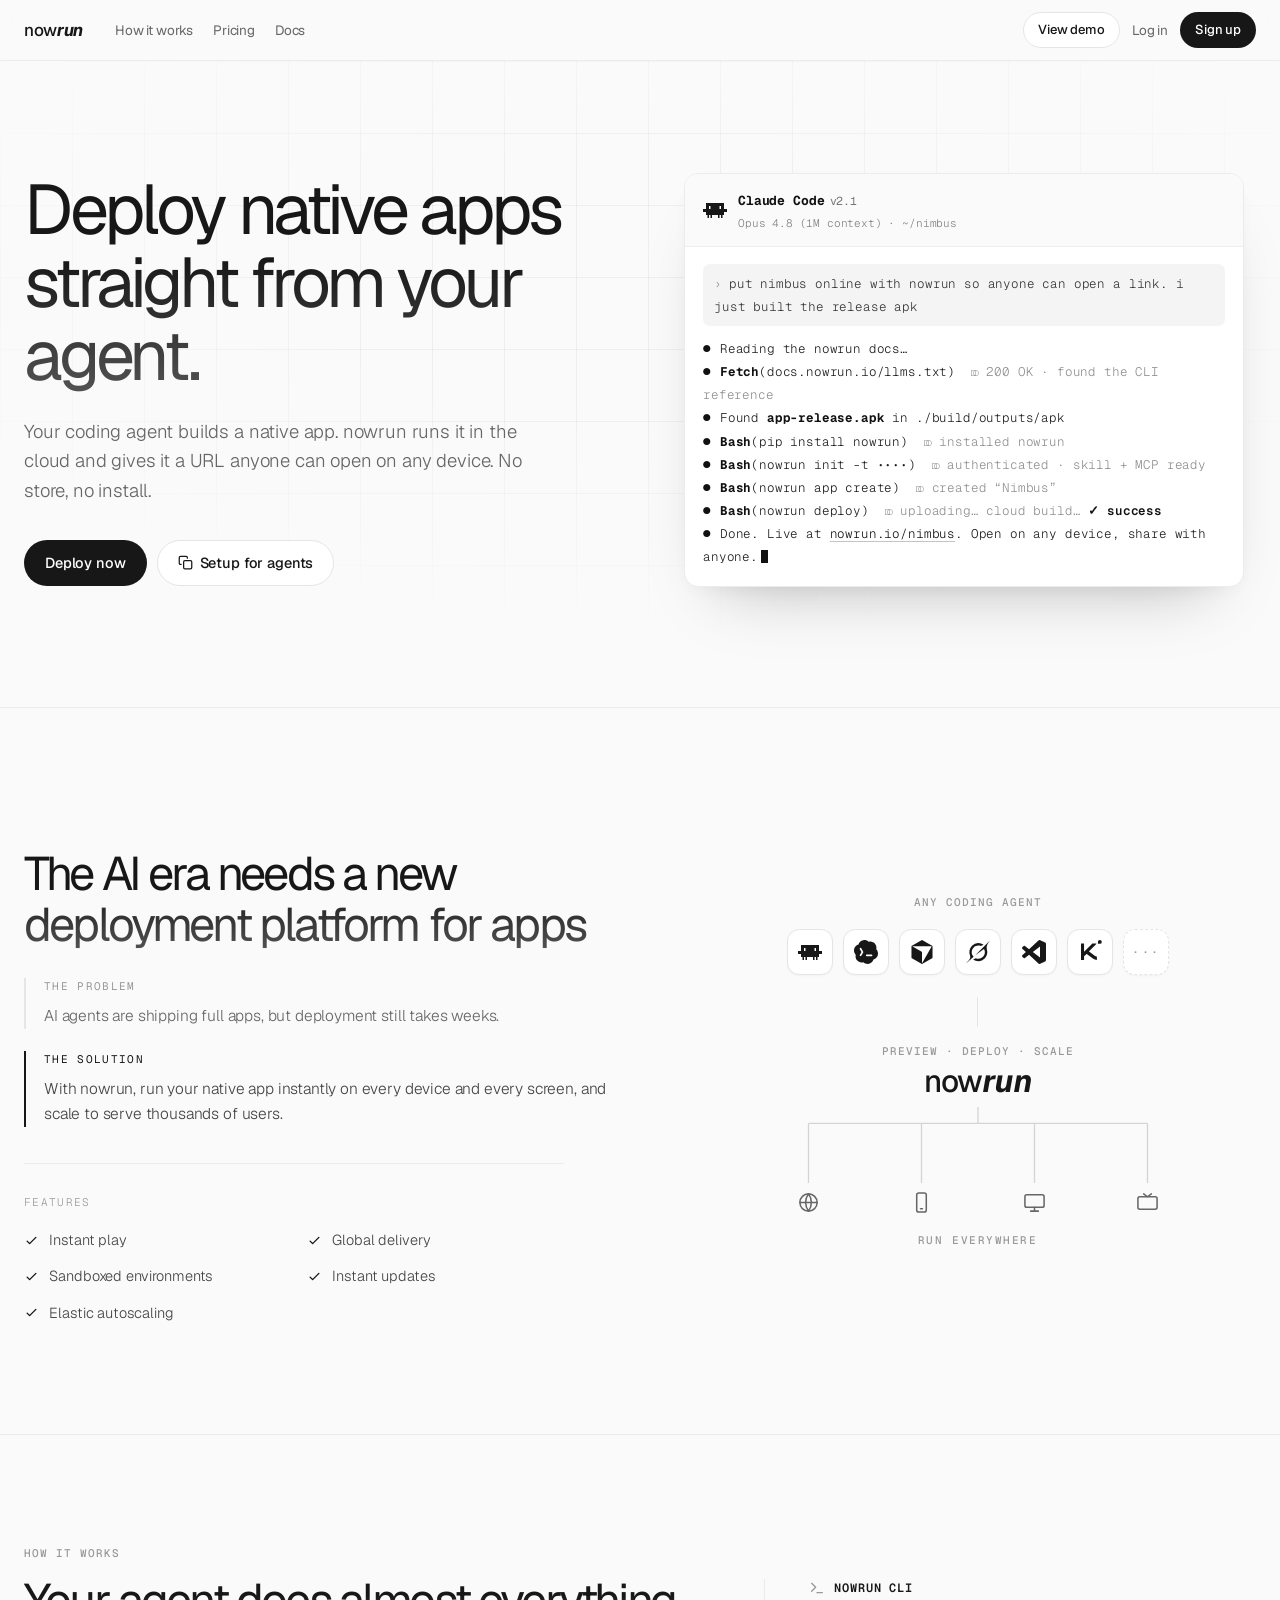
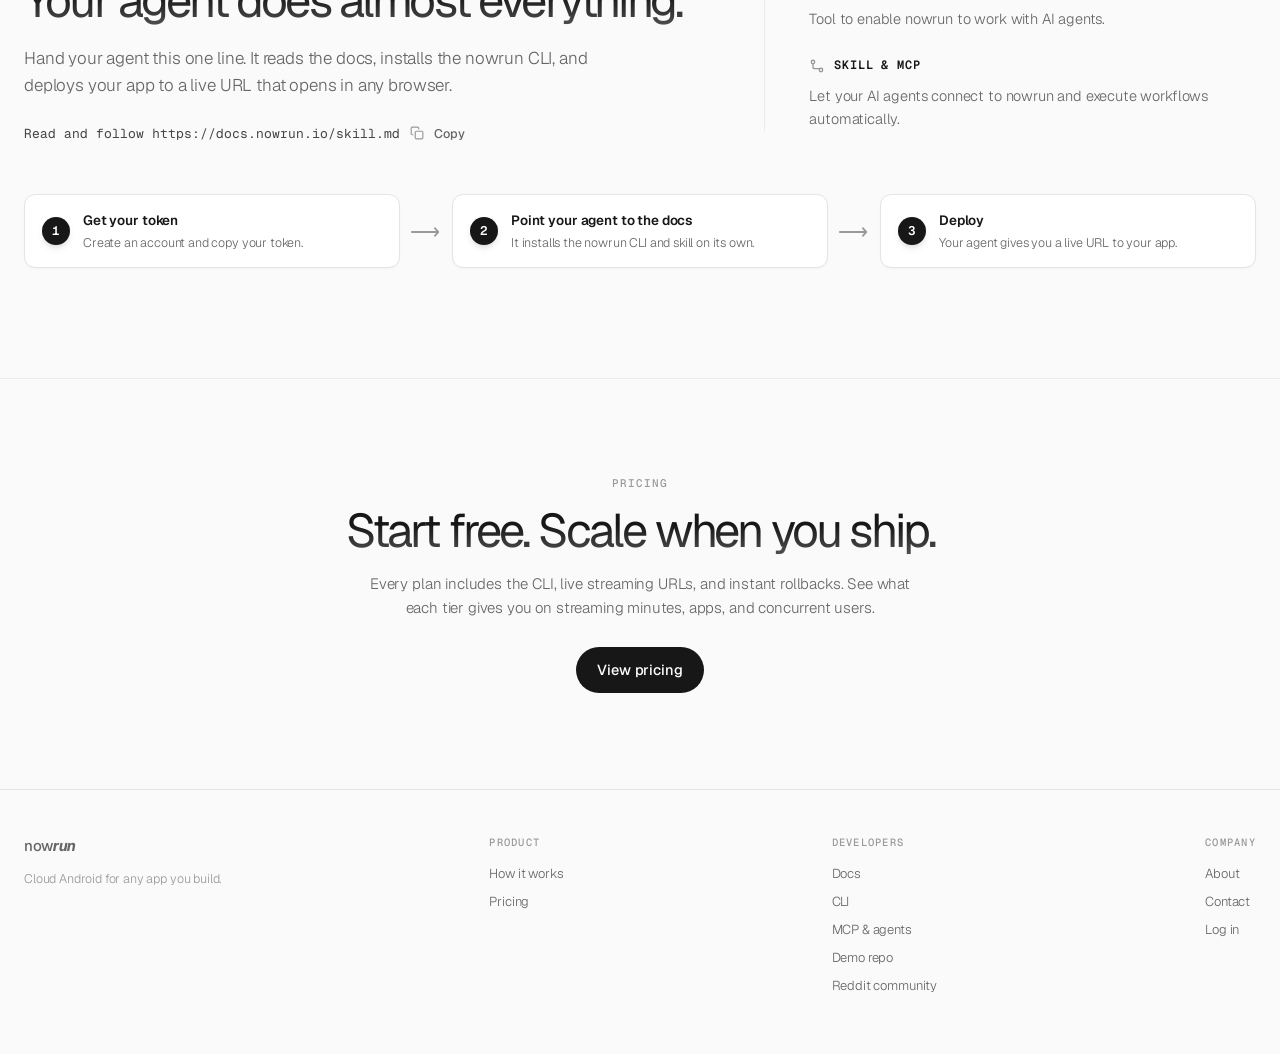
<file: index.html>
<!doctype html>
<html lang="en">
<head>
<meta charset="utf-8">
<meta name="viewport" content="width=device-width,initial-scale=1">
<meta name="color-scheme" content="light">
<meta name="theme-color" content="#fafafa">
<meta name="robots" content="noindex">
<meta name="description" content="nowrun: the deployment layer for native applications. Internal concept mock.">
<title>nowrun · Build anywhere. Deploy everywhere.</title>
<link rel="icon" href='data:image/svg+xml,<svg xmlns="http://www.w3.org/2000/svg" viewBox="0 0 12 12"><rect width="12" height="12" rx="3" fill="%23171717"/><text x="6.4" y="9" font-family="system-ui" font-size="8.6" font-weight="700" fill="white" text-anchor="middle" transform="skewX(-8)">n</text></svg>'>
<style>
  @font-face{font-family:'Geist';font-style:normal;font-weight:100 900;font-display:swap;src:url([data-uri]) format('woff2')}
  @font-face{font-family:'Geist Mono';font-style:normal;font-weight:100 900;font-display:swap;src:url([data-uri]) format('woff2')}
  :root{
    --bg:#fafafa; --card:#ffffff; --ink:#171717; --tx:#444444; --lo:#666666; --lo-2:#999999;
    --line:#e5e5e5; --line-2:#ebebeb;
    --sans:'Geist',system-ui,-apple-system,"Segoe UI",Roboto,Helvetica,Arial,sans-serif;
    --mono:'Geist Mono',ui-monospace,"SF Mono",Menlo,Consolas,monospace;
  }
  *{box-sizing:border-box}
  html{scroll-behavior:smooth}
  body{margin:0;background:var(--bg);color:var(--tx);font-family:var(--sans);line-height:1.55;
    font-weight:300;letter-spacing:-.01em;
    -webkit-font-smoothing:antialiased;text-rendering:optimizeLegibility;overflow-x:clip;}
  .wrap{max-width:1500px;margin:0 auto;padding:0 24px}
  a{color:inherit;text-decoration:none}
  ::selection{background:#171717;color:#fff}
  svg{display:block}

  .micro{font-family:var(--mono);font-size:11px;letter-spacing:.09em;text-transform:uppercase;
    font-weight:500;color:var(--lo-2)}

  .btn{display:inline-flex;align-items:center;gap:7px;font-family:var(--sans);font-weight:500;font-size:14px;
    padding:10px 18px;border-radius:999px;border:1px solid transparent;cursor:pointer;letter-spacing:-.01em;
    white-space:nowrap;transition:background .14s,border-color .14s,color .14s}
  .btn-dark{background:var(--ink);color:#fff}
  .btn-dark:hover{background:#000}
  .btn-ghost{background:var(--card);border-color:var(--line);color:var(--ink)}
  .btn-ghost:hover{border-color:#bbb}
  .btn-ghost.copied{border-color:var(--ink);color:var(--ink)}
  /* agent setup snippet (how-it-works section) */
  .agent-copyline{display:inline-flex;align-items:center;gap:10px;flex-wrap:wrap;max-width:100%;
    padding:8px 12px;margin-left:-12px;border:none;border-radius:8px;background:transparent;cursor:pointer;transition:background .14s}
  .agent-copyline:hover{background:rgba(23,23,23,.045)}
  .agent-copyline .cmd{font-family:var(--mono);font-size:13px;color:var(--tx);word-break:break-all}
  .agent-copyline svg{flex:none;color:var(--lo-2);transition:color .14s}
  .agent-copyline .lbl{font-family:var(--sans);font-size:12.5px;font-weight:500;color:var(--lo);transition:color .14s}
  .agent-copyline:hover svg,.agent-copyline:hover .lbl{color:var(--ink)}
  .agent-copyline.copied svg,.agent-copyline.copied .lbl{color:var(--ink)}

  /* nav */
  nav{position:sticky;top:0;z-index:50;background:rgba(250,250,250,.85);backdrop-filter:blur(12px);border-bottom:1px solid var(--line-2)}
  .nav-in{display:flex;align-items:center;gap:24px;height:60px}
  .wordmark{display:flex;align-items:center;font-weight:500;font-size:17px;letter-spacing:-.02em;color:var(--ink)}
  .wordmark .run{display:inline-block;transform:skewX(-10deg);font-weight:700}
  .ntile{display:grid;place-items:center;background:var(--ink);border-radius:26%;flex:none}
  .nav-links{display:flex;gap:20px;margin-left:8px;font-size:13.5px;color:var(--lo);font-weight:400}
  .nav-links a:hover{color:var(--ink)}
  .nav-right{margin-left:auto;display:flex;align-items:center;gap:12px}
  .nav-right .signin{font-size:13.5px;color:var(--lo);font-weight:400}
  .nav-right .signin:hover{color:var(--ink)}
  .nav-right .btn{padding:7px 14px;font-size:13px}

  /* hero */
  .hero{position:relative;overflow:hidden}
  .hero::before{content:"";position:absolute;inset:0;pointer-events:none;
    background-image:linear-gradient(rgba(23,23,23,.05) 1px,transparent 1px),
      linear-gradient(90deg,rgba(23,23,23,.05) 1px,transparent 1px);
    background-size:72px 72px;
    -webkit-mask-image:radial-gradient(ellipse 85% 75% at 50% 35%,#000 25%,transparent 72%);
    mask-image:radial-gradient(ellipse 85% 75% at 50% 35%,#000 25%,transparent 72%)}
  .hero-in{position:relative;display:grid;grid-template-columns:1fr 1fr;gap:56px;align-items:center;padding-top:104px;padding-bottom:112px}
  h1{font-size:clamp(34px,5.6vw,68px);line-height:1.06;letter-spacing:-.06em;font-weight:400;color:var(--ink);
    margin:0;text-wrap:balance;font-variation-settings:'wght' 400;
    background:linear-gradient(180deg,var(--ink) 38%,#6a6a6a 125%);
    -webkit-background-clip:text;background-clip:text;-webkit-text-fill-color:transparent}
  .lede{font-size:16px;color:var(--lo);line-height:1.65;margin:20px 0 0;max-width:44ch}
  .hero-ctas{display:flex;gap:10px;flex-wrap:wrap;margin-top:30px}
  /* vercel-style 3-column hero */
  .hero-v{display:grid;grid-template-columns:1fr auto 1fr;align-items:center;gap:36px;min-height:calc(100dvh - 66px);padding-top:40px;padding-bottom:64px;position:relative}
  .hv-left{justify-self:start}
  .hv-left h1{font-size:clamp(30px,3.7vw,54px)}
  .hv-center{display:flex;justify-content:center}
  .hv-mark{width:min(430px,40vw);height:auto;display:block}
  .hv-glow{transform-box:fill-box;transform-origin:center;animation:hvglow 4.6s ease-in-out infinite}
  @keyframes hvglow{0%,100%{opacity:.6}50%{opacity:1}}
  .hv-right{display:flex;flex-direction:column;gap:15px;justify-self:end}
  .hv-line{font-family:var(--mono);font-size:12px;letter-spacing:.11em;text-transform:uppercase;color:var(--lo);line-height:1.4}
  .hero-side{display:flex;flex-direction:column;align-items:center;gap:34px}
  .pillwrap{position:relative;display:grid;place-items:center;padding:74px 12px}
  .pillwrap::before{content:"";position:absolute;width:min(360px,72vw);height:210px;border-radius:50%;
    background:radial-gradient(ellipse at center,rgba(0,0,0,.09),rgba(0,0,0,.025) 55%,transparent 70%)}
  .hero-pill{position:relative;display:flex;align-items:center;gap:12px;background:var(--card);
    border:1px solid var(--line);border-radius:999px;padding:13px 22px 13px 16px;
    box-shadow:0 16px 34px -16px rgba(0,0,0,.17),0 1px 4px rgba(0,0,0,.05);
    transition:transform .15s,box-shadow .15s;cursor:pointer}
  .hero-pill:hover{transform:translateY(-2px);box-shadow:0 28px 54px -18px rgba(0,0,0,.28),0 2px 6px rgba(0,0,0,.05)}
  .hero-pill .mk{width:26px;height:26px;border-radius:50%;background:var(--ink);display:grid;place-items:center;flex:none}
  .hero-pill .mk svg{width:13px;height:13px}
  .hero-pill .u{font-family:var(--mono);font-size:15px;color:var(--ink);font-weight:500;white-space:nowrap}
  .hero-pill .u .d{color:var(--lo-2)}
  .pill-cap{position:relative;font-family:var(--mono);font-size:11px;letter-spacing:.07em;text-transform:uppercase;
    color:var(--lo-2);margin-top:22px;text-align:center}
  .pill-cap b{color:var(--ink);font-weight:600}
  .hero-note{font-family:var(--mono);font-size:11.5px;letter-spacing:.1em;text-transform:uppercase;
    color:var(--lo);line-height:2.1;align-self:flex-start}

  /* What-is-it: copy + vertical create -> nowrun -> run pipeline */
  .wi-grid{display:grid;grid-template-columns:1.05fr .95fr;gap:52px;align-items:center}
  .wi-gfx{display:flex;justify-content:center}
  .hub{width:100%;max-width:452px;text-align:center;display:flex;flex-direction:column;align-items:center}
  .hub .micro{font-size:11px;color:var(--lo-2)}
  .hub-eng{display:flex;justify-content:center;flex-wrap:wrap;gap:10px;margin-top:18px}
  .etile{width:46px;height:46px;border-radius:12px;background:var(--card);border:1px solid var(--line);
    display:grid;place-items:center;color:var(--ink);box-shadow:0 1px 2px rgba(0,0,0,.035)}
  .etile svg{width:24px;height:24px;display:block}
  .etile.more{color:var(--lo-2);font-family:var(--mono);font-size:15px;letter-spacing:.04em;border-style:dashed}
  .hub-line{width:1.5px;height:30px;background:var(--line);margin-top:22px}
  .hub-core{margin-top:16px}
  .hub-brand{font-weight:500;font-size:38px;letter-spacing:-.025em;color:var(--ink);line-height:1;margin-top:6px}
  .hub-brand .run{display:inline-block;transform:skewX(-10deg);font-weight:700}
  .hub-fan{width:100%;height:76px;margin-top:10px;display:block;overflow:visible}
  .hub-out{width:100%;display:grid;grid-template-columns:repeat(4,1fr);margin-top:8px}
  .dcell{position:relative;display:flex;justify-content:center;cursor:default;transition:transform .16s ease}
  .dcell:hover{transform:translateY(-3px)}
  .dcell svg{width:23px;height:23px;color:var(--lo);transition:color .16s ease}
  .dcell:hover svg{color:var(--ink)}
  .hub-cap{margin-top:18px;letter-spacing:.14em}
  /* hero graphic */
  .hero-gfx-wrap{position:relative;display:grid;place-items:center;width:100%}
  .hero-gfx{width:100%;max-width:660px;height:auto}
  .hbeat{transform-box:fill-box;transform-origin:center;animation:hbeat 2.8s ease-in-out infinite}
  @keyframes hbeat{0%,100%{transform:scale(1)}50%{transform:scale(1.06)}}
  .hlive{animation:hlive 1.9s ease-in-out infinite}
  @keyframes hlive{0%,100%{opacity:.35}50%{opacity:1}}
  .fsub{font-family:var(--mono);font-size:10.5px;letter-spacing:.05em;color:#b3b3b3;margin-top:34px}
  .fsub b{color:#8f8f8f;font-weight:500}

  /* story sections */
  section.story{padding:88px 0;border-top:1px solid var(--line-2)}
  .sec-h{font-size:clamp(25px,3vw,34px);line-height:1.14;letter-spacing:-.06em;font-weight:400;color:var(--ink);
    margin:0;text-wrap:balance;max-width:24ch;font-variation-settings:'wght' 400;
    background:linear-gradient(180deg,var(--ink) 38%,#6a6a6a 125%);
    -webkit-background-clip:text;background-clip:text;-webkit-text-fill-color:transparent}
  .sec-sub{font-size:15.5px;color:var(--lo);max-width:56ch;margin:16px 0 0;line-height:1.65}
  .era{display:grid;grid-template-columns:1fr 1.1fr;margin-top:40px;border:1px solid var(--line);border-radius:12px;overflow:hidden;background:var(--card)}
  .era-col{display:flex;flex-direction:column}
  .era-col.then{border-right:1px solid var(--line-2)}
  .era-cell{padding:16px 22px;border-top:1px solid var(--line-2);font-size:14px}
  .era-cell:first-child{border-top:none;font-family:var(--mono);font-size:10.5px;letter-spacing:.12em;text-transform:uppercase;font-weight:600}
  .era-col.then .era-cell{color:var(--lo)}
  .era-col.then .era-cell:first-child{color:var(--lo-2)}
  .era-col.now .era-cell{color:var(--ink)}
  .story-grid{display:grid;grid-template-columns:1.2fr .8fr;gap:56px;align-items:center;margin-top:44px}
  .story-grid.flip{grid-template-columns:.8fr 1.2fr}
  .aside p{font-size:15.5px;color:var(--lo);line-height:1.68;margin:0;max-width:38ch}
  .aside p b{color:var(--ink);font-weight:520}
  .feats{margin-top:36px;padding-top:30px;border-top:1px solid var(--line-2);max-width:540px}
  .feats .cap{font-family:var(--mono);font-size:11px;letter-spacing:.12em;text-transform:uppercase;color:var(--lo-2);margin-bottom:18px}
  .feats ul{list-style:none;margin:0;padding:0;display:grid;grid-template-columns:1fr 1fr;gap:14px 26px}
  .feats li{display:flex;align-items:center;gap:10px;font-family:var(--sans);font-size:14.5px;letter-spacing:-.005em;color:var(--tx);font-weight:300}
  .feats li svg{flex:none;color:var(--ink)}

  /* cards */
  .panel{background:var(--card);border:1px solid var(--line);border-radius:10px;overflow:hidden;
    box-shadow:0 1px 2px rgba(0,0,0,.03),0 12px 34px -26px rgba(0,0,0,.07)}
  .p-bar{display:flex;align-items:center;gap:6px;padding:11px 14px;border-bottom:1px solid var(--line-2)}
  .pdot{width:9px;height:9px;border-radius:50%;background:#e2e2e2}
  .p-title{margin-left:7px;font-family:var(--mono);font-size:11.5px;color:var(--lo-2)}

  /* terminal (light) */
  .tbody{padding:20px 22px;font-family:var(--mono);font-size:13px;line-height:2.0;color:var(--tx);overflow-x:auto}
  .tline{white-space:pre-wrap;word-break:break-word}
  .tline .p{color:var(--lo-2)}
  .tline .c{color:var(--ink);font-weight:500}
  .tline .o{color:var(--lo)}
  .tline .ok{color:var(--ink);font-weight:600}
  .tline .u{color:var(--ink);font-weight:600;text-decoration:underline;text-underline-offset:3px;text-decoration-color:#c9c9c9}
  .tline .cm{color:#b3b3b3}
  .cursor{display:inline-block;width:8px;height:15px;background:var(--ink);vertical-align:-3px;margin-left:3px;animation:blink 1.1s steps(1) infinite}
  @keyframes blink{50%{opacity:0}}
  .panel.willplay .tline{opacity:0;transform:translateY(5px)}
  .panel.willplay.shown .tline{opacity:1;transform:none;transition:opacity .5s ease,transform .5s ease}

  /* vs table */
  .vs-row{display:grid;grid-template-columns:1fr 1fr}
  .vs-col{padding:22px 22px}
  .vs-col.web{border-right:1px solid var(--line-2);background:#f5f5f5}
  .vs-head{font-family:var(--mono);font-size:11px;letter-spacing:.1em;text-transform:uppercase;font-weight:600;margin-bottom:14px}
  .vs-col.web .vs-head{color:var(--lo-2)} .vs-col.nat .vs-head{color:var(--ink)}
  .vs-col ul{list-style:none;margin:0;padding:0;display:flex;flex-direction:column;gap:11px;font-size:13.5px}
  .vs-col.web li{color:var(--lo-2)} .vs-col.nat li{color:var(--tx)}
  .vs-col li{display:flex;gap:9px;align-items:flex-start;line-height:1.45}
  .vs-col.web li::before{content:"✕";color:#cfcfcf;font-weight:600;flex:none}
  .vs-col.nat li::before{content:"✓";color:var(--ink);font-weight:600;flex:none}

  /* studio mock (light) */
  .st-app{display:flex;align-items:center;gap:12px;padding:15px 16px;border-bottom:1px solid var(--line-2)}
  .st-icon{width:34px;height:34px;border-radius:8px;background:var(--ink);flex:none;display:grid;place-items:center}
  .st-icon svg{width:12px;height:12px}
  .st-icon .ini{color:#fff;font-size:15px;font-weight:600;font-family:var(--sans);font-style:normal}
  .st-name b{display:block;font-size:14.5px;font-weight:600;color:var(--ink);letter-spacing:-.01em}
  .st-name span{font-family:var(--mono);font-size:10.5px;color:var(--lo-2);letter-spacing:.06em}
  .st-live{margin-left:auto;font-family:var(--mono);font-size:10px;font-weight:600;letter-spacing:.1em;color:#fff;
    background:var(--ink);border-radius:999px;padding:4px 11px;display:flex;align-items:center;gap:6px;flex:none}
  .st-live .d{width:5px;height:5px;border-radius:50%;background:#fff;animation:pulse 2s infinite}
  @keyframes pulse{0%,100%{opacity:1}50%{opacity:.35}}
  .st-url{display:flex;align-items:center;gap:10px;padding:12px 16px;border-bottom:1px solid var(--line-2)}
  .st-url .u{font-family:var(--mono);font-size:12.5px;color:var(--ink);flex:1;overflow:hidden;text-overflow:ellipsis;white-space:nowrap}
  .st-url .u .d{color:var(--lo-2)}
  .copybtn{font-family:var(--mono);font-size:10.5px;font-weight:500;background:var(--card);color:var(--tx);border:1px solid var(--line);border-radius:6px;
    padding:6px 11px;cursor:pointer;flex:none;transition:border-color .14s,color .14s}
  .copybtn:hover{border-color:#bbb;color:var(--ink)} .copybtn.done{border-color:var(--ink);color:var(--ink)}
  .viewbtn{font-family:var(--mono);font-size:10.5px;font-weight:600;background:var(--ink);color:#fff;border:none;border-radius:6px;
    padding:7px 12px;cursor:pointer;flex:none;transition:background .14s}
  .viewbtn:hover{background:#000}
  .st-usage{display:grid;grid-template-columns:repeat(3,1fr);gap:18px;padding:13px 16px 15px;border-bottom:1px solid var(--line-2)}
  .st-usage .meter{margin-top:0}
  .st-rows{font-family:var(--mono);font-size:12px}
  .st-row{display:flex;align-items:center;gap:12px;padding:11px 16px;border-top:1px solid var(--line-2);color:var(--tx)}
  .st-row:first-child{border-top:none;color:var(--lo-2);letter-spacing:.08em;text-transform:uppercase;font-size:9.5px}
  .st-row .ver{width:34px;color:var(--ink);font-weight:600}
  .st-row .date{color:var(--lo)}
  .st-row .act{margin-left:auto}
  .st-row .deploy{font-size:10.5px;font-weight:600;color:var(--ink);border:1px solid var(--line);border-radius:6px;padding:4px 11px;background:var(--card)}
  .st-row .lv{font-size:10px;font-weight:600;color:var(--ink);letter-spacing:.08em}
  .copybtn:focus-visible,.viewbtn:focus-visible,.btn:focus-visible,a:focus-visible{outline:2px solid #999;outline-offset:2px}

  /* agents (merged into final) */
  .snipbox{display:inline-flex;align-items:center;gap:9px;font-family:var(--mono);font-size:12.5px;background:var(--card);
    border:1px solid var(--line);border-radius:999px;padding:9px 16px;color:var(--lo)}
  .snipbox .c{color:var(--ink);font-weight:500}
  .snipbox .u{color:var(--ink);font-weight:600}

  /* pricing */
  .pricing{padding:96px 0;border-top:1px solid var(--line-2)}
  .pricing .sub{font-size:15px;color:var(--lo);margin:14px 0 0;max-width:56ch}
  .plans{display:grid;grid-template-columns:repeat(3,1fr);gap:14px;margin-top:44px;align-items:stretch}
  .plan{background:var(--card);border:1px solid var(--line);border-radius:12px;padding:26px 24px;display:flex;flex-direction:column}
  .plan.hot{border-color:var(--ink)}
  .plan .nm{font-size:14px;font-weight:600;color:var(--ink)}
  .plan .pr{font-size:32px;font-weight:600;letter-spacing:-.03em;color:var(--ink);margin-top:8px;font-variant-numeric:tabular-nums}
  .plan .pr small{font-size:13px;font-weight:500;color:var(--lo);letter-spacing:0;margin-left:4px}
  .plan .for{font-size:13px;color:var(--lo);margin-top:5px}
  .plan .btn{margin-top:18px;justify-content:center}
  .plan ul{list-style:none;margin:20px 0 0;padding:18px 0 0;border-top:1px solid var(--line-2);display:flex;flex-direction:column;gap:9px}
  .plan li{font-family:var(--mono);font-size:12px;color:var(--tx);letter-spacing:.02em}
  .plan li b{color:var(--ink);font-weight:600}
  .cardnote{font-family:var(--mono);font-size:11px;color:var(--lo-2);margin-top:18px;letter-spacing:.02em}

  /* footer */
  footer{border-top:1px solid var(--line);padding:44px 0 50px;color:var(--lo)}
  .foot-top{display:flex;justify-content:space-between;gap:32px;flex-wrap:wrap}
  .foot-col h5{font-family:var(--mono);font-size:10.5px;letter-spacing:.12em;text-transform:uppercase;color:var(--lo-2);margin:0 0 13px;font-weight:500}
  .foot-col a{display:block;font-size:13px;color:var(--lo);margin-bottom:8px}
  .foot-col a:hover{color:var(--ink)}
  .foot-note{margin-top:36px;padding-top:20px;border-top:1px solid var(--line-2);font-family:var(--mono);font-size:11px;color:#a3a3a3;line-height:1.8}
  .foot-note b{color:var(--lo);font-weight:500}

  /* ===== app shell: login + dashboard (mock) ===== */
  [hidden]{display:none!important}
  #navOut,#navIn{display:flex;align-items:center;gap:14px}
  .userchip{display:flex;align-items:center;gap:8px;font-size:13.5px;color:var(--ink);font-weight:500}
  .avatar{width:25px;height:25px;border-radius:50%;background:var(--ink);color:#fff;display:grid;place-items:center;font-size:11px;font-weight:600}

  .login{min-height:calc(100vh - 60px);display:grid;place-items:center;padding:48px 0}
  .login-card{width:min(380px,92vw);background:var(--card);border:1px solid var(--line);border-radius:12px;padding:38px 32px;text-align:center;
    box-shadow:0 14px 40px -24px rgba(0,0,0,.12)}
  .login-card .ntile{margin:0 auto}
  .login-card h2{font-size:20px;font-weight:600;letter-spacing:-.02em;color:var(--ink);margin:18px 0 0}
  .login-card p{font-size:13px;color:var(--lo);margin:8px 0 0}
  .login-card .btn{width:100%;justify-content:center;margin-top:10px}
  .login-card .first{margin-top:26px}
  .login-note{font-family:var(--mono);font-size:10.5px;color:var(--lo-2);margin-top:20px;letter-spacing:.04em}

  .dash{padding:38px 0 90px}
  .dash-head{display:flex;align-items:center;gap:14px;margin-bottom:24px}
  .dash-head h2{font-size:22px;font-weight:600;letter-spacing:-.025em;color:var(--ink);margin:0}
  .dash-head .btn{margin-left:auto}
  .dash-grid{display:grid;grid-template-columns:280px 1fr;gap:18px;align-items:start}

  .usage{background:var(--card);border:1px solid var(--line);border-radius:12px;padding:20px}
  .usage h4{font-size:13.5px;font-weight:600;color:var(--ink);margin:0;display:flex;align-items:center}
  .usage .plan{font-family:var(--mono);font-size:9.5px;letter-spacing:.1em;color:var(--lo);border:1px solid var(--line);border-radius:999px;padding:2px 8px;margin-left:8px}
  .meter{margin-top:16px}
  .meter .lbl{display:flex;justify-content:space-between;font-family:var(--mono);font-size:11px;color:var(--lo)}
  .meter .lbl b{color:var(--ink);font-weight:600}
  .meter .bar{height:4px;background:var(--line-2);border-radius:2px;margin-top:7px;overflow:hidden}
  .meter .bar i{display:block;height:100%;background:var(--ink);border-radius:2px}
  .usage .foot{font-family:var(--mono);font-size:10px;color:var(--lo-2);margin-top:18px;line-height:1.7}

  .apps{display:grid;grid-template-columns:repeat(2,1fr);gap:14px}
  .app-card{background:var(--card);border:1px solid var(--line);border-radius:12px;padding:17px;cursor:pointer;
    transition:border-color .14s,box-shadow .14s;text-align:left;font-family:var(--sans)}
  .app-card:hover{border-color:#bbb;box-shadow:0 10px 30px -20px rgba(0,0,0,.16)}
  .app-card .top{display:flex;align-items:center;gap:11px}
  .app-card .nm{font-size:14.5px;font-weight:600;color:var(--ink);letter-spacing:-.01em}
  .app-card .url{font-family:var(--mono);font-size:11.5px;color:var(--lo);margin-top:2px}
  .app-card .meta{display:flex;justify-content:space-between;align-items:center;margin-top:16px;font-family:var(--mono);font-size:10.5px;color:var(--lo-2)}
  .app-card.add{display:grid;place-items:center;min-height:118px;border-style:dashed;color:var(--lo);font-size:13.5px;font-weight:500;background:transparent}
  .app-card.add:hover{color:var(--ink)}
  .mini-live{font-family:var(--mono);font-size:9px;font-weight:600;letter-spacing:.1em;color:#fff;background:var(--ink);border-radius:999px;padding:3px 9px}

  .crumb{font-family:var(--mono);font-size:11.5px;color:var(--lo-2);margin-bottom:18px}
  .crumb a{color:var(--lo)} .crumb a:hover{color:var(--ink)}
  .app-actions{display:flex;align-items:center;gap:16px;margin-top:18px}
  .cli-hint{font-family:var(--mono);font-size:11px;color:var(--lo-2)}
  .cli-hint b{color:var(--lo);font-weight:500}
  .rowbtn{font-family:var(--mono);font-size:10.5px;font-weight:600;border-radius:6px;padding:4px 11px;cursor:pointer;transition:background .14s,border-color .14s}
  .rowbtn.dark{background:var(--ink);color:#fff;border:1px solid var(--ink)} .rowbtn.dark:hover{background:#000}
  .rowbtn.ghost{background:var(--card);color:var(--tx);border:1px solid var(--line)} .rowbtn.ghost:hover{border-color:#bbb;color:var(--ink)}

  .modal-bg{position:fixed;inset:0;background:rgba(23,23,23,.32);display:grid;place-items:center;z-index:100;padding:20px}
  .modal{width:min(480px,94vw);background:var(--card);border:1px solid var(--line);border-radius:12px;padding:26px;
    box-shadow:0 30px 80px -30px rgba(0,0,0,.35);text-align:left}
  .modal .m-head{display:flex;align-items:center;justify-content:space-between}
  .modal h3{font-size:17px;font-weight:600;color:var(--ink);margin:0;letter-spacing:-.02em}
  .modal .x{background:none;border:none;font-size:18px;color:var(--lo-2);cursor:pointer;padding:2px 6px}
  .modal .x:hover{color:var(--ink)}
  .seg{display:flex;gap:8px;margin-top:18px;flex-wrap:wrap}
  .seg button{font-family:var(--mono);font-size:11px;letter-spacing:.03em;padding:7px 12px;border-radius:999px;border:1px solid var(--line);background:var(--card);color:var(--lo);cursor:pointer}
  .seg button.on{border-color:var(--ink);color:var(--ink);font-weight:600}
  .fieldrow{display:grid;grid-template-columns:1fr 1fr;gap:12px}
  .field{margin-top:14px}
  .field label{display:block;font-size:12.5px;font-weight:500;color:var(--ink);margin-bottom:6px}
  .field input,.field textarea{width:100%;font-family:var(--sans);font-size:13.5px;padding:9px 12px;border:1px solid var(--line);border-radius:8px;background:var(--card);color:var(--ink);outline:none;resize:vertical}
  .field input:focus,.field textarea:focus{border-color:#999}
  .field .slugprev{font-family:var(--mono);font-size:11px;color:var(--lo-2);margin-top:7px}
  .field .slugprev b{color:var(--lo);font-weight:500}
  .filebox{margin-top:14px;border:1px dashed var(--line);border-radius:8px;padding:18px;text-align:center;font-size:12.5px;color:var(--lo);cursor:pointer;transition:border-color .14s,color .14s}
  .filebox:hover{border-color:#bbb}
  .filebox.picked{border-color:var(--ink);color:var(--ink);font-weight:500}
  .mono-note{font-family:var(--mono);font-size:10.5px;color:var(--lo-2);margin-top:12px;line-height:1.7}
  .modal .foot{display:flex;justify-content:flex-end;gap:10px;margin-top:22px}

  @media(max-width:940px){.dash-grid{grid-template-columns:1fr}.apps{grid-template-columns:1fr}.fieldrow{grid-template-columns:1fr}}

  .reveal{opacity:0;transform:translateY(8px);transition:opacity .55s ease,transform .55s ease}
  .reveal.in{opacity:1;transform:none}

  @media(max-width:940px){
    .wi-grid{grid-template-columns:1fr;gap:40px}
    .wi-gfx{margin-top:4px}
    .hero-in{grid-template-columns:1fr;gap:40px;padding-top:56px;padding-bottom:64px}
    .hero-v{grid-template-columns:1fr;gap:34px;text-align:center;padding-top:52px;padding-bottom:60px}
    .hv-left,.hv-right{justify-self:center}
    .hv-left h1{font-size:clamp(30px,8vw,46px)}
    .hero-ctas{justify-content:center}
    .hv-right{align-items:center}
    .hv-mark{width:min(400px,86vw)}
    .hero-note{align-self:center;text-align:center}
    .pillwrap{padding:44px 8px}
    .story-grid,.story-grid.flip{grid-template-columns:1fr;gap:32px}
    .nav-links{display:none}
  }
  @media(max-width:680px){
    .era{grid-template-columns:1fr}
    .era-col.then{border-right:none;border-bottom:1px solid var(--line-2)}
    .plans{grid-template-columns:1fr}
    .vs-row{grid-template-columns:1fr}
    .vs-col.web{border-right:none;border-bottom:1px solid var(--line-2)}
    section.story,.pricing{padding:64px 0}
  }
  @media(max-width:560px){
    .wrap{padding:0 20px}
    h1{letter-spacing:-.03em}
    .hero-in{padding-top:44px;padding-bottom:52px}
    .navdemo{display:none}
    .pillwrap{padding:32px 4px}
    .hero-pill{padding:11px 18px 11px 14px}
    .hero-pill .u{font-size:13.5px}
    .st-usage{grid-template-columns:1fr;gap:13px}
    .app-actions{flex-wrap:wrap;gap:10px}
    .dash-head{flex-wrap:wrap}
    .dash-head h2{font-size:20px}
    .dash{padding:28px 0 72px}
    .vs-col,.tbody{padding-left:16px;padding-right:16px}
    .modal{padding:22px 18px}
    section.story,.pricing,.flow{padding:52px 0}
  }
  @media(prefers-reduced-motion:reduce){
    *{animation:none!important;scroll-behavior:auto!important}
    .reveal{opacity:1;transform:none;transition:none}
  }
</style>
<style>
/* ===== typography + spacing pass (bigger / bolder), content unchanged ===== */
h1{font-size:clamp(40px,5.5vw,70px);letter-spacing:-.06em;line-height:1.04}
h1,.sec-h{font-weight:400;font-variation-settings:'wght' 400;
   background:linear-gradient(180deg,var(--ink) 38%,#6a6a6a 125%);
   -webkit-background-clip:text;background-clip:text;-webkit-text-fill-color:transparent}
b,strong{font-weight:500}
.lede{font-size:18.5px;line-height:1.6;margin-top:24px}
.hero-in{padding-top:112px;padding-bottom:120px;gap:64px}
.hero-ctas{margin-top:34px}
.btn{font-size:14.5px;padding:11px 20px}

.sec-h{font-size:clamp(30px,4.1vw,47px);letter-spacing:-.06em;line-height:1.07}
.sec-sub{font-size:17px;line-height:1.6}
.aside p{font-size:16.5px;line-height:1.66}

section.story{padding:110px 0}
.story-grid{margin-top:54px}
.wi-grid{gap:60px}
.era{margin-top:48px}
.hub-brand{font-size:31px}

/* keep the big headings from overflowing their column on mid widths */
@media(max-width:1040px){ h1{font-size:clamp(38px,6vw,58px)} }
</style>
<style>
/* ===== v3: agent terminal in hero + how-it-works steps ===== */
.hero .hero-side{width:100%}
.hero .hero-side #term{width:100%;max-width:560px;border-radius:14px;
  box-shadow:0 34px 64px -36px rgba(0,0,0,.28),0 8px 22px -14px rgba(0,0,0,.1)}
.term-agent .tbody{font-size:13.5px;line-height:1.85;padding:22px 24px}
.term-agent .tline{white-space:pre-wrap;word-break:break-word}
.tline.sp{height:.55em;line-height:.55em}
.tline .bull{color:var(--ink);font-weight:700;margin-right:4px}
.tline.think{color:var(--lo-2);font-style:italic}
.tline .tool{color:var(--ink);font-weight:600}
.tline .cont{color:var(--lo-2);margin-right:2px}
.tline.out{color:var(--lo)}
.tline.uq{color:var(--lo)}
.tline.uq .a{color:var(--ink);font-weight:600}
/* tile hover tooltips */
.etile{position:relative}
.etile::after{content:attr(data-tip);position:absolute;bottom:calc(100% + 9px);left:50%;
  transform:translateX(-50%) translateY(4px);background:var(--ink);color:#fff;font-family:var(--mono);
  font-size:11px;letter-spacing:.02em;white-space:nowrap;padding:5px 9px;border-radius:6px;
  opacity:0;pointer-events:none;transition:opacity .15s ease,transform .15s ease;z-index:5}
.etile::before{content:"";position:absolute;bottom:calc(100% + 4px);left:50%;transform:translateX(-50%);
  border:5px solid transparent;border-top-color:var(--ink);opacity:0;transition:opacity .15s ease;z-index:5}
.etile:hover::after{opacity:1;transform:translateX(-50%) translateY(0)}
.etile:hover::before{opacity:1}
/* device tooltips (above the glyph) */
.dcell::after{content:attr(data-tip);position:absolute;bottom:calc(100% + 9px);left:50%;
  transform:translateX(-50%) translateY(4px);background:var(--ink);color:#fff;font-family:var(--mono);
  font-size:11px;letter-spacing:.02em;white-space:nowrap;padding:5px 9px;border-radius:6px;
  opacity:0;pointer-events:none;transition:opacity .15s ease,transform .15s ease;z-index:5}
.dcell::before{content:"";position:absolute;bottom:calc(100% + 4px);left:50%;transform:translateX(-50%);
  border:5px solid transparent;border-top-color:var(--ink);opacity:0;transition:opacity .15s ease;z-index:5}
.dcell:hover::after{opacity:1;transform:translateX(-50%) translateY(0)}
.dcell:hover::before{opacity:1}
/* new-tab marker on buttons/links */
.btn .ext,.newtab{opacity:.65;flex:none}
a:hover .ext{opacity:1}
/* how-it-works: 3 steps */
.steps{display:grid;grid-template-columns:repeat(3,1fr);gap:52px;margin-top:44px}
.step{position:relative;background:var(--card);border:1px solid var(--line);border-radius:11px;padding:15px 17px;
  display:flex;flex-direction:row;align-items:center;gap:13px;box-shadow:0 1px 2px rgba(0,0,0,.03);
  transition:border-color .16s ease,box-shadow .16s ease,transform .16s ease}
.step:hover{border-color:#cfcfcf;box-shadow:0 14px 32px -26px rgba(0,0,0,.2);transform:translateY(-2px)}
.step-n{width:28px;height:28px;border-radius:50%;background:var(--ink);color:#fff;
  font-family:var(--mono);font-size:12.5px;font-weight:600;display:grid;place-items:center;flex:none;
  box-shadow:0 4px 10px -5px rgba(0,0,0,.4)}
.step-b b{display:block;font-size:13.5px;font-weight:600;color:var(--ink);letter-spacing:-.01em;margin-bottom:3px}
.step-b p{font-size:12.5px;color:var(--lo);line-height:1.45;margin:0}
.step:not(:last-child)::after{content:"⟶";position:absolute;top:50%;right:-26px;transform:translate(50%,-50%);
  font-family:var(--mono);font-size:21px;color:var(--lo-2);line-height:1;z-index:2}
@media(max-width:760px){
  .steps{grid-template-columns:1fr;gap:26px}
  .step:not(:last-child)::after{content:"↓";font-size:17px;top:auto;right:auto;left:50%;bottom:-15px;transform:translate(-50%,50%)}
}
/* setup head: intro left, CLI/MCP clean on the right */
.setup-head{display:grid;grid-template-columns:1.4fr 1fr;gap:52px;align-items:start}
.capsules{display:flex;flex-direction:column;gap:26px;border-left:1px solid var(--line-2);padding-left:44px;margin-top:34px}
.capsule{display:flex;flex-direction:column;gap:9px}
.cap-k{display:flex;align-items:center;gap:9px;font-family:var(--mono);font-size:12px;font-weight:600;
  letter-spacing:.07em;text-transform:uppercase;color:var(--ink)}
.cap-k svg{width:16px;height:16px;color:var(--lo-2)}
.cap-v{font-size:14.5px;color:var(--lo);line-height:1.62;max-width:40ch}
@media(max-width:860px){
  .setup-head{grid-template-columns:1fr;gap:34px}
  .capsules{border-left:none;padding-left:0;margin-top:0;flex-direction:row;flex-wrap:wrap;gap:20px 44px}
  .capsule{flex:1 1 240px}
}
@media(max-width:560px){ .capsules{flex-direction:column;gap:22px} .capsule{flex:none} }
</style>
<style>
/* ===== v3 hero terminal: Claude Code, monochrome ===== */
#term{background:#fff;color:#1c1c1c;border:1px solid #ececec;overflow:hidden;font-family:var(--mono)}
#term .hd{display:flex;align-items:center;gap:11px;padding:14px 18px;background:#fafafa}
#term .cc{width:24px;height:24px;flex:none;color:#171717}
#term .cc svg{width:100%;height:100%;display:block}
#term .ccname{font-weight:700;font-size:13px;letter-spacing:-.01em;color:#111}
#term .ver{font-weight:400;font-size:11.5px;opacity:.6;margin-left:5px}
#term .meta{font-size:11px;margin-top:2px;opacity:.55}
#term .tbar{height:1px;background:#eee}
#term .body{padding:15px 18px 18px;font-size:12.5px;line-height:1.85}
#term .u{margin:2px 0 11px;padding:8px 11px;border-radius:7px;background:#f4f4f4;color:#333;white-space:pre-wrap;word-break:break-word}
#term .u .g{opacity:.5;margin-right:7px}
#term .ln{white-space:pre-wrap;word-break:break-word}
#term .ln .dot{margin-right:9px;color:#111}
#term .ln .tl{font-weight:700;color:#111}
#term .ln .res{color:#8f8f8f}
#term .ln .ok{color:#111;font-weight:600}
#term .lnk{color:#111;text-decoration:underline;text-underline-offset:3px;text-decoration-color:#c4c4c4}
#term .cur{display:inline-block;width:7px;height:13px;background:#111;vertical-align:-2px;margin-left:3px;animation:blink 1.1s steps(1) infinite}
#term.willplay .u,#term.willplay .ln{opacity:0;transform:translateY(4px)}
#term.willplay.shown .u,#term.willplay.shown .ln{opacity:1;transform:none;transition:opacity .5s ease,transform .5s ease}
</style>
</head>
<body>

<nav>
  <div class="wrap nav-in">
    <a class="wordmark" href="#"><span>now<span class="run">run</span></span></a>
    <div class="nav-links">
      <a href="#deploy">How it works</a><a href="#pricing">Pricing</a><a href="https://docs.nowrun.io" target="_blank" rel="noopener">Docs</a>
    </div>
    <div class="nav-right">
      <a href="demo.html" class="btn btn-ghost navdemo">View demo</a>
      <span id="authCta" style="display:inline-flex;align-items:center;gap:12px;position:relative"><a href="console.html" class="signin">Log in</a>
      <a href="console.html" class="btn btn-dark">Sign up</a></span>
    </div>
  </div>
</nav>

<div id="view-landing">

<!-- HERO -->
<header class="hero">
  <div class="wrap hero-in">
    <div>
      <h1>Deploy native apps<br>straight from your agent.</h1>
      <p class="lede">Your coding agent builds a native app. nowrun runs it in the cloud and gives it a URL anyone can open on any device. No store, no install.</p>
      <div class="hero-ctas">
        <a href="console.html" class="btn btn-dark">Deploy now</a>
        <button type="button" class="btn btn-ghost" id="agentSetupBtn" onclick="copyAgentSetup(this)" title="Copies a one-line setup prompt for your coding agent">
          <svg width="15" height="15" viewBox="0 0 24 24" fill="none" stroke="currentColor" stroke-width="2" stroke-linecap="round" stroke-linejoin="round" aria-hidden="true"><rect x="9" y="9" width="13" height="13" rx="2"/><path d="M5 15H4a2 2 0 0 1-2-2V4a2 2 0 0 1 2-2h9a2 2 0 0 1 2 2v1"/></svg>
          <span class="lbl">Setup for agents</span>
        </button>
      </div>
    </div>
    <div class="hero-side">
      <div class="ccterm willplay" id="term">
        <div class="hd">
          <span class="cc"><svg viewBox="0 0 24 24" fill="currentColor" fill-rule="evenodd" clip-rule="evenodd"><path d="M20.998 10.949H24v3.102h-3v3.028h-1.487V20H18v-2.921h-1.487V20H15v-2.921H9V20H7.488v-2.921H6V20H4.487v-2.921H3V14.05H0V10.95h3V5h17.998v5.949zM6 10.949h1.488V8.102H6v2.847zm10.51 0H18V8.102h-1.49v2.847z"/></svg></span>
          <div><span class="ccname">Claude Code</span><span class="ver">v2.1</span><div class="meta">Opus 4.8 (1M context) &#183; ~/nimbus</div></div>
        </div>
        <div class="tbar"></div>
        <div class="body">
          <div class="u"><span class="g">&rsaquo;</span>put nimbus online with nowrun so anyone can open a link. i just built the release apk</div>
          <div class="ln"><span class="dot">&#9679;</span>Reading the nowrun docs&#8230;</div>
          <div class="ln"><span class="dot">&#9679;</span><span class="tl">Fetch</span>(docs.nowrun.io/llms.txt)  <span class="res">&#9092; 200 OK &#183; found the CLI reference</span></div>
          <div class="ln"><span class="dot">&#9679;</span>Found <span class="tl">app-release.apk</span> in ./build/outputs/apk</div>
          <div class="ln"><span class="dot">&#9679;</span><span class="tl">Bash</span>(pip install nowrun)  <span class="res">&#9092; installed nowrun</span></div>
          <div class="ln"><span class="dot">&#9679;</span><span class="tl">Bash</span>(nowrun init -t &#8226;&#8226;&#8226;&#8226;)  <span class="res">&#9092; authenticated &#183; skill + MCP ready</span></div>
          <div class="ln"><span class="dot">&#9679;</span><span class="tl">Bash</span>(nowrun app create)  <span class="res">&#9092; created &#8220;Nimbus&#8221;</span></div>
          <div class="ln"><span class="dot">&#9679;</span><span class="tl">Bash</span>(nowrun deploy)  <span class="res">&#9092; uploading&#8230; cloud build&#8230; <span class="ok">&#10003; success</span></span></div>
          <div class="ln"><span class="dot">&#9679;</span>Done. Live at <a class="lnk" href="#">nowrun.io/nimbus</a>. Open on any device, share with anyone.<span class="cur"></span></div>
        </div>
      </div>
    </div>
  </div>
</header>

<!-- WHAT IS IT -->
<section class="story" id="era">
  <div class="wrap">
    <div class="wi-grid">
      <div>
    <div class="micro reveal">What is it</div>
    <h2 class="sec-h reveal" style="margin-top:14px">The AI era needs a new deployment platform for apps</h2>
    <div class="reveal" style="margin-top:28px;display:flex;flex-direction:column;gap:22px;max-width:60ch">
      <div style="padding-left:18px;border-left:2px solid var(--line)">
        <div style="font-family:var(--mono);font-size:11px;letter-spacing:.12em;text-transform:uppercase;font-weight:400;color:var(--lo-2);margin-bottom:8px">The problem</div>
        <p style="font-size:15.5px;color:var(--lo);line-height:1.65;margin:0">AI agents are shipping full apps, but deployment still takes weeks.</p>
      </div>
      <div style="padding-left:18px;border-left:2px solid var(--ink)">
        <div style="font-family:var(--mono);font-size:11px;letter-spacing:.12em;text-transform:uppercase;font-weight:400;color:var(--ink);margin-bottom:8px">The solution</div>
        <p style="font-size:15.5px;color:var(--tx);line-height:1.65;margin:0">With nowrun, run your native app instantly on every device and every screen, and scale to serve thousands of users.</p>
      </div>
    </div>
    <div class="feats reveal">
      <div class="cap">Features</div>
      <ul>
        <li><svg width="15" height="15" viewBox="0 0 24 24" fill="none" stroke="currentColor" stroke-width="2.2" stroke-linecap="round" stroke-linejoin="round"><path d="m5 13 4 4L19 7"/></svg>Instant play</li>
        <li><svg width="15" height="15" viewBox="0 0 24 24" fill="none" stroke="currentColor" stroke-width="2.2" stroke-linecap="round" stroke-linejoin="round"><path d="m5 13 4 4L19 7"/></svg>Global delivery</li>
        <li><svg width="15" height="15" viewBox="0 0 24 24" fill="none" stroke="currentColor" stroke-width="2.2" stroke-linecap="round" stroke-linejoin="round"><path d="m5 13 4 4L19 7"/></svg>Sandboxed environments</li>
        <li><svg width="15" height="15" viewBox="0 0 24 24" fill="none" stroke="currentColor" stroke-width="2.2" stroke-linecap="round" stroke-linejoin="round"><path d="m5 13 4 4L19 7"/></svg>Instant updates</li>
        <li><svg width="15" height="15" viewBox="0 0 24 24" fill="none" stroke="currentColor" stroke-width="2.2" stroke-linecap="round" stroke-linejoin="round"><path d="m5 13 4 4L19 7"/></svg>Elastic autoscaling</li>
      </ul>
    </div>
      </div>
      <div class="wi-gfx reveal">
        <div class="hub">
          <div class="micro">Any coding agent</div>
          <div class="hub-eng">
            <span class="etile" aria-label="Claude Code" data-tip="Claude Code"><svg viewBox="0 0 24 24" fill="currentColor" fill-rule="evenodd" clip-rule="evenodd"><path d="M20.998 10.949H24v3.102h-3v3.028h-1.487V20H18v-2.921h-1.487V20H15v-2.921H9V20H7.488v-2.921H6V20H4.487v-2.921H3V14.05H0V10.95h3V5h17.998v5.949zM6 10.949h1.488V8.102H6v2.847zm10.51 0H18V8.102h-1.49v2.847z"/></svg></span>
            <span class="etile" aria-label="Codex" data-tip="Codex"><svg viewBox="0 0 24 24" fill="currentColor" fill-rule="evenodd" clip-rule="evenodd"><path d="M8.086.457a6.105 6.105 0 013.046-.415c1.333.153 2.521.72 3.564 1.7a.117.117 0 00.107.029c1.408-.346 2.762-.224 4.061.366l.063.03.154.076c1.357.703 2.33 1.77 2.918 3.198.278.679.418 1.388.421 2.126a5.655 5.655 0 01-.18 1.631.167.167 0 00.04.155 5.982 5.982 0 011.578 2.891c.385 1.901-.01 3.615-1.183 5.14l-.182.22a6.063 6.063 0 01-2.934 1.851.162.162 0 00-.108.102c-.255.736-.511 1.364-.987 1.992-1.199 1.582-2.962 2.462-4.948 2.451-1.583-.008-2.986-.587-4.21-1.736a.145.145 0 00-.14-.032c-.518.167-1.04.191-1.604.185a5.924 5.924 0 01-2.595-.622 6.058 6.058 0 01-2.146-1.781c-.203-.269-.404-.522-.551-.821a7.74 7.74 0 01-.495-1.283 6.11 6.11 0 01-.017-3.064.166.166 0 00.008-.074.115.115 0 00-.037-.064 5.958 5.958 0 01-1.38-2.202 5.196 5.196 0 01-.333-1.589 6.915 6.915 0 01.188-2.132c.45-1.484 1.309-2.648 2.577-3.493.282-.188.55-.334.802-.438.286-.12.573-.22.861-.304a.129.129 0 00.087-.087A6.016 6.016 0 015.635 2.31C6.315 1.464 7.132.846 8.086.457zm-.804 7.85a.848.848 0 00-1.473.842l1.694 2.965-1.688 2.848a.849.849 0 001.46.864l1.94-3.272a.849.849 0 00.007-.854l-1.94-3.393zm5.446 6.24a.849.849 0 000 1.695h4.848a.849.849 0 000-1.696h-4.848z"/></svg></span>
            <span class="etile" aria-label="Cursor" data-tip="Cursor"><svg viewBox="0 0 24 24" fill="currentColor" fill-rule="evenodd" clip-rule="evenodd"><path d="M22.106 5.68L12.5.135a.998.998 0 00-.998 0L1.893 5.68a.84.84 0 00-.419.726v11.186c0 .3.16.577.42.727l9.607 5.547a.999.999 0 00.998 0l9.608-5.547a.84.84 0 00.42-.727V6.407a.84.84 0 00-.42-.726zm-.603 1.176L12.228 22.92c-.063.108-.228.064-.228-.061V12.34a.59.59 0 00-.295-.51l-9.11-5.26c-.107-.062-.063-.228.062-.228h18.55c.264 0 .428.286.296.514z"/></svg></span>
            <span class="etile" aria-label="Grok" data-tip="Grok"><svg viewBox="0 0 24 24" fill="currentColor" fill-rule="evenodd" clip-rule="evenodd"><path d="M9.27 15.29l7.978-5.897c.391-.29.95-.177 1.137.272.98 2.369.542 5.215-1.41 7.169-1.951 1.954-4.667 2.382-7.149 1.406l-2.711 1.257c3.889 2.661 8.611 2.003 11.562-.953 2.341-2.344 3.066-5.539 2.388-8.42l.006.007c-.983-4.232.242-5.924 2.75-9.383.06-.082.12-.164.179-.248l-3.301 3.305v-.01L9.267 15.292M7.623 16.723c-2.792-2.67-2.31-6.801.071-9.184 1.761-1.763 4.647-2.483 7.166-1.425l2.705-1.25a7.808 7.808 0 00-1.829-1A8.975 8.975 0 005.984 5.83c-2.533 2.536-3.33 6.436-1.962 9.764 1.022 2.487-.653 4.246-2.34 6.022-.599.63-1.199 1.259-1.682 1.925l7.62-6.815"/></svg></span>
            <span class="etile" aria-label="VS Code" data-tip="VS Code"><svg viewBox="0 0 128 128" fill="currentColor" fill-rule="evenodd" clip-rule="evenodd"><path d="M90.767 127.126a7.968 7.968 0 0 0 6.35-.244l26.353-12.681a8 8 0 0 0 4.53-7.209V21.009a8 8 0 0 0-4.53-7.21L97.117 1.12a7.97 7.97 0 0 0-9.093 1.548l-50.45 46.026L15.6 32.013a5.328 5.328 0 0 0-6.807.302l-7.048 6.411a5.335 5.335 0 0 0-.006 7.888L20.796 64 1.74 81.387a5.336 5.336 0 0 0 .006 7.887l7.048 6.411a5.327 5.327 0 0 0 6.807.303l21.974-16.68 50.45 46.025a7.96 7.96 0 0 0 2.743 1.793Zm5.252-92.183L57.74 64l38.28 29.058V34.943Z"/></svg></span>
            <span class="etile" aria-label="Kimi" data-tip="Kimi"><svg viewBox="0 0 24 24" fill="currentColor" fill-rule="evenodd" clip-rule="evenodd"><path d="M21.846 0a1.923 1.923 0 110 3.846H20.15a.226.226 0 01-.227-.226V1.923C19.923.861 20.784 0 21.846 0z"/><path d="M11.065 11.199l7.257-7.2c.137-.136.06-.41-.116-.41H14.3a.164.164 0 00-.117.051l-7.82 7.756c-.122.12-.302.013-.302-.179V3.82c0-.127-.083-.23-.185-.23H3.186c-.103 0-.186.103-.186.23V19.77c0 .128.083.23.186.23h2.69c.103 0 .186-.102.186-.23v-3.25c0-.069.025-.135.069-.178l2.424-2.406a.158.158 0 01.205-.023l6.484 4.772a7.677 7.677 0 003.453 1.283c.108.012.2-.095.2-.23v-3.06c0-.117-.07-.212-.164-.227a5.028 5.028 0 01-2.027-.807l-5.613-4.064c-.117-.078-.132-.279-.028-.381z"/></svg></span>
            <span class="etile more" aria-label="and more" data-tip="and more">···</span>
          </div>
          <div class="hub-line"></div>
          <div class="hub-core">
            <div class="micro">Preview · Deploy · Scale</div>
            <div class="hub-brand">now<span class="run">run</span></div>
          </div>
          <svg class="hub-fan" viewBox="0 0 300 120" preserveAspectRatio="none" fill="none" aria-hidden="true">
            <path d="M150 0 V26" stroke="#d4d4d4" stroke-width="1.3" vector-effect="non-scaling-stroke"/>
            <path d="M37.5 26 H262.5" stroke="#d4d4d4" stroke-width="1.3" vector-effect="non-scaling-stroke"/>
            <path d="M37.5 26 V120" stroke="#d4d4d4" stroke-width="1.3" vector-effect="non-scaling-stroke"/>
            <path d="M112.5 26 V120" stroke="#d4d4d4" stroke-width="1.3" vector-effect="non-scaling-stroke"/>
            <path d="M187.5 26 V120" stroke="#d4d4d4" stroke-width="1.3" vector-effect="non-scaling-stroke"/>
            <path d="M262.5 26 V120" stroke="#d4d4d4" stroke-width="1.3" vector-effect="non-scaling-stroke"/>
          </svg>
          <div class="hub-out">
            <span class="dcell" data-tip="Web" aria-label="Web"><svg viewBox="0 0 24 24" fill="none" stroke="currentColor" stroke-width="1.6" stroke-linecap="round" stroke-linejoin="round"><circle cx="12" cy="12" r="9"/><path d="M3 12h18M12 3a15 15 0 0 1 0 18 15 15 0 0 1 0-18"/></svg></span>
            <span class="dcell" data-tip="Mobile" aria-label="Mobile"><svg viewBox="0 0 24 24" fill="none" stroke="currentColor" stroke-width="1.6" stroke-linecap="round" stroke-linejoin="round"><rect x="7" y="2" width="10" height="20" rx="2.2"/><path d="M11 18.5h2"/></svg></span>
            <span class="dcell" data-tip="PC" aria-label="PC"><svg viewBox="0 0 24 24" fill="none" stroke="currentColor" stroke-width="1.6" stroke-linecap="round" stroke-linejoin="round"><rect x="2" y="4" width="20" height="13" rx="2"/><path d="M8 21h8M12 17v4"/></svg></span>
            <span class="dcell" data-tip="TV" aria-label="TV"><svg viewBox="0 0 24 24" fill="none" stroke="currentColor" stroke-width="1.6" stroke-linecap="round" stroke-linejoin="round"><rect x="2" y="6" width="20" height="13" rx="2"/><path d="m8 3 4 3 4-3"/></svg></span>
          </div>
          <div class="micro hub-cap">Run everywhere</div>
        </div>
      </div>
    </div>
  </div>
</section>

<!-- STORY: SETUP -->
<section class="story" id="deploy">
  <div class="wrap">
    <div class="setup-head">
      <div class="setup-intro">
        <div class="micro reveal">How it works</div>
        <h2 class="sec-h reveal" style="margin-top:14px">Your agent does almost everything.</h2>
        <p class="sec-sub reveal" style="margin-top:18px">Hand your agent this one line. It reads the docs, installs the nowrun CLI, and deploys your app to a live URL that opens in any browser.</p>
        <button type="button" class="agent-copyline reveal" onclick="copyAgentSetup(this)" title="Click to copy" style="margin-top:18px">
          <span class="cmd">Read and follow https://docs.nowrun.io/skill.md</span>
          <svg width="14" height="14" viewBox="0 0 24 24" fill="none" stroke="currentColor" stroke-width="2" stroke-linecap="round" stroke-linejoin="round" aria-hidden="true"><rect x="9" y="9" width="13" height="13" rx="2"/><path d="M5 15H4a2 2 0 0 1-2-2V4a2 2 0 0 1 2-2h9a2 2 0 0 1 2 2v1"/></svg>
          <span class="lbl">Copy</span>
        </button>
      </div>
      <div class="capsules reveal">
        <div class="capsule">
          <div class="cap-k"><svg viewBox="0 0 24 24" fill="none" stroke="currentColor" stroke-width="2" stroke-linecap="round" stroke-linejoin="round" aria-hidden="true"><path d="m4 17 6-6-6-6"/><path d="M12 19h8"/></svg>nowrun CLI</div>
          <div class="cap-v">Tool to enable nowrun to work with AI agents.</div>
        </div>
        <div class="capsule">
          <div class="cap-k"><svg viewBox="0 0 24 24" fill="none" stroke="currentColor" stroke-width="2" stroke-linecap="round" stroke-linejoin="round" aria-hidden="true"><circle cx="6" cy="6" r="2.6"/><circle cx="18" cy="18" r="2.6"/><path d="M6 8.6v4.4a3 3 0 0 0 3 3h6"/></svg>Skill &amp; MCP</div>
          <div class="cap-v">Let your AI agents connect to nowrun and execute workflows automatically.</div>
        </div>
      </div>
    </div>
    <div class="steps">
      <div class="step reveal">
        <div class="step-n">1</div>
        <div class="step-b"><b>Get your token</b><p>Create an account and copy your token.</p></div>
      </div>
      <div class="step reveal">
        <div class="step-n">2</div>
        <div class="step-b"><b>Point your agent to the docs</b><p>It installs the nowrun CLI and skill on its own.</p></div>
      </div>
      <div class="step reveal">
        <div class="step-n">3</div>
        <div class="step-b"><b>Deploy</b><p>Your agent gives you a live URL to your app.</p></div>
      </div>
    </div>
  </div>
</section>


<!-- FINAL CTA / PRICING -->
<section class="pricing" id="pricing">
  <div class="wrap" style="text-align:center">
    <div class="micro reveal">Pricing</div>
    <h2 class="sec-h reveal" style="margin:14px auto 0;max-width:none">Start free. Scale when you ship.</h2>
    <p class="sub reveal" style="margin:16px auto 0">Every plan includes the CLI, live streaming URLs, and instant rollbacks. See what each tier gives you on streaming minutes, apps, and concurrent users.</p>
    <div class="hero-ctas reveal" style="justify-content:center;margin-top:28px">
      <a href="pricing.html" class="btn btn-dark">View pricing</a>
    </div>
  </div>
</section>

<footer>
  <div class="wrap">
    <div class="foot-top">
      <div class="foot-col" style="max-width:230px">
        <a class="wordmark" href="#" style="font-size:15px"><span>now<span class="run">run</span></span></a>
        <p style="font-size:12.5px;color:var(--lo-2);margin:12px 0 0;line-height:1.6">Cloud Android for any app you build.</p>
      </div>
      <div class="foot-col"><h5>Product</h5><a href="#deploy">How it works</a><a href="pricing.html">Pricing</a></div>
      <div class="foot-col"><h5>Developers</h5><a href="https://docs.nowrun.io" target="_blank" rel="noopener">Docs</a><a href="#">CLI</a><a href="#">MCP &amp; agents</a><a href="demo.html">Demo repo</a><a href="#">Reddit community</a></div>
      <div class="foot-col"><h5>Company</h5><a href="#">About</a><a href="#">Contact</a><a href="console.html">Log in</a></div>
    </div>
  </div>
</footer>
</div><!-- /view-landing -->

<script>
  (function(){
    var reduce=window.matchMedia&&window.matchMedia("(prefers-reduced-motion: reduce)").matches;
    var els=document.querySelectorAll(".reveal");
    if(reduce||!("IntersectionObserver" in window)){els.forEach(function(e){e.classList.add("in");});return;}
    var io=new IntersectionObserver(function(en){en.forEach(function(e){if(e.isIntersecting){e.target.classList.add("in");io.unobserve(e.target);}});},{threshold:.1,rootMargin:"0px 0px -8% 0px"});
    els.forEach(function(e){io.observe(e);});
  })();
  (function(){
    var reduce=window.matchMedia&&window.matchMedia("(prefers-reduced-motion: reduce)").matches;
    var term=document.getElementById("term");
    if(!term||reduce||!("IntersectionObserver" in window)){if(term)term.classList.remove("willplay");return;}
    var lines=term.querySelectorAll(".u,.ln");
    var i=0;
    lines.forEach(function(l){
      if(l.classList.contains("sp")){l.style.transitionDelay="0s";return;}
      l.style.transitionDelay=(i*0.32)+"s";i++;});
    var io=new IntersectionObserver(function(en){en.forEach(function(e){if(e.isIntersecting){e.target.classList.add("shown");io.unobserve(e.target);}});},{threshold:.25});
    io.observe(term);
  })();
</script>


<script>
/* Auth-aware nav: if a dashboard session token exists (same origin, saved under
   /console), swap Log in / Sign up for an account dropdown (name -> Open dashboard + Log out). */
(function(){
  var cta=document.getElementById('authCta');
  if(!cta) return;
  var token=null; try{ token=localStorage.getItem('token'); }catch(e){}
  if(!token) return;
  function claims(t){ try{ var p=t.split('.')[1]; p+='='.repeat((4-p.length%4)%4); return JSON.parse(atob(p.replace(/-/g,'+').replace(/_/g,'/'))); }catch(e){ return {}; } }
  function displayName(c){
    var full=[c.first_name,c.last_name].filter(Boolean).join(' ').trim()||c.name||c.full_name||c.display_name||'';
    if(full) return full;
    var email=(c.email||c.user_email||''), local=email.split('@')[0]||'';
    if(!local) return 'Account';
    return local.split(/[._-]+/).filter(Boolean).map(function(w){ return w.charAt(0).toUpperCase()+w.slice(1); }).join(' ');
  }
  function esc(s){ return String(s).replace(/[&<>"]/g,function(ch){ return {'&':'&amp;','<':'&lt;','>':'&gt;','"':'&quot;'}[ch]; }); }
  var c=claims(token), name=displayName(c), email=(c.email||c.user_email||'');
  var ip=name.trim().split(/\s+/).filter(Boolean), initials=((ip[0]||'?')[0]+((ip[1]||'')[0]||'')).toUpperCase();

  if(!document.getElementById('nu-style')){
    var st=document.createElement('style'); st.id='nu-style';
    st.textContent=`
    .nu-btn{display:inline-flex;align-items:center;gap:8px;border:1px solid var(--line);border-radius:999px;padding:4px 10px 4px 4px;background:var(--card);cursor:pointer;font-family:var(--sans);line-height:1;transition:background .15s}
    .nu-btn:hover{background:rgba(0,0,0,.05)}
    .nu-av{width:26px;height:26px;border-radius:50%;background:var(--ink);color:#fff;display:grid;place-items:center;font-size:11px;font-weight:700;flex:none}
    .nu-nm{font-size:13.5px;color:var(--ink);font-weight:500;max-width:160px;overflow:hidden;text-overflow:ellipsis;white-space:nowrap}
    .nu-cv{color:var(--lo-2);transition:transform .15s;flex:none}
    .nu-btn[aria-expanded="true"] .nu-cv{transform:rotate(180deg)}
    .nu-menu{position:absolute;right:0;top:calc(100% + 8px);width:236px;max-width:calc(100vw - 24px);background:var(--card);border:1px solid var(--line);border-radius:14px;box-shadow:0 16px 44px -16px rgba(0,0,0,.3);padding:6px;z-index:80;font-family:var(--sans)}
    .nu-menu[hidden]{display:none}
    .nu-head{padding:8px 10px}
    .nu-head .h{font-size:13.5px;font-weight:600;color:var(--ink);overflow:hidden;text-overflow:ellipsis;white-space:nowrap}
    .nu-head .s{font-size:12px;color:var(--lo);overflow:hidden;text-overflow:ellipsis;white-space:nowrap;margin-top:1px}
    .nu-sep{height:1px;background:var(--line);margin:4px 6px}
    .nu-item{display:flex;width:100%;box-sizing:border-box;align-items:center;gap:10px;padding:8px 10px;border-radius:9px;font-size:13.5px;color:var(--lo);text-decoration:none;background:none;border:0;cursor:pointer;text-align:left;font-family:var(--sans);transition:background .12s,color .12s}
    .nu-item:hover{background:rgba(0,0,0,.05);color:var(--ink)}
    .nu-item svg{color:var(--lo-2);flex:none}
    /* small phones: collapse trigger to avatar+caret; name still in the menu header */
    @media(max-width:430px){.nu-nm{display:none}.nu-btn{padding:4px}}`;
    document.head.appendChild(st);
  }

  var caret='<svg class="nu-cv" width="13" height="13" viewBox="0 0 24 24" fill="none" stroke="currentColor" stroke-width="2" stroke-linecap="round" stroke-linejoin="round"><path d="M6 9l6 6 6-6"/></svg>';
  var dash='<svg width="15" height="15" viewBox="0 0 24 24" fill="none" stroke="currentColor" stroke-width="2" stroke-linecap="round" stroke-linejoin="round"><rect x="3" y="3" width="7" height="7" rx="1"/><rect x="14" y="3" width="7" height="7" rx="1"/><rect x="14" y="14" width="7" height="7" rx="1"/><rect x="3" y="14" width="7" height="7" rx="1"/></svg>';
  var lout='<svg width="15" height="15" viewBox="0 0 24 24" fill="none" stroke="currentColor" stroke-width="2" stroke-linecap="round" stroke-linejoin="round"><path d="M9 21H5a2 2 0 0 1-2-2V5a2 2 0 0 1 2-2h4"/><polyline points="16 17 21 12 16 7"/><line x1="21" y1="12" x2="9" y2="12"/></svg>';

  cta.innerHTML=
    '<button class="nu-btn" id="nuBtn" type="button" aria-haspopup="menu" aria-expanded="false">'
      +'<span class="nu-av">'+esc(initials)+'</span>'
      +'<span class="nu-nm">'+esc(name)+'</span>'+caret
    +'</button>'
    +'<div class="nu-menu" id="nuMenu" role="menu" hidden>'
      +'<div class="nu-head"><div class="h">'+esc(name)+'</div>'+(email?'<div class="s">'+esc(email)+'</div>':'')+'</div>'
      +'<div class="nu-sep"></div>'
      +'<a class="nu-item" role="menuitem" href="console.html">'+dash+' Open dashboard</a>'
      +'<button class="nu-item" role="menuitem" type="button" id="nuLogout">'+lout+' Log out</button>'
    +'</div>';

  var btn=document.getElementById('nuBtn'), menu=document.getElementById('nuMenu');
  function setOpen(o){ menu.hidden=!o; btn.setAttribute('aria-expanded', o?'true':'false'); }
  btn.addEventListener('click', function(e){ e.stopPropagation(); setOpen(menu.hidden); });
  document.addEventListener('click', function(e){ if(!cta.contains(e.target)) setOpen(false); });
  document.addEventListener('keydown', function(e){ if(e.key==='Escape') setOpen(false); });
  document.getElementById('nuLogout').addEventListener('click', function(e){
    e.preventDefault();
    try{ localStorage.removeItem('token'); localStorage.removeItem('nowrun_company_id'); }catch(e){}
    location.reload();
  });
})();
</script>
<script>
  // "Setup for agents" — copy the one-line onboarding prompt for a coding agent.
  function copyAgentSetup(btn){
    var text='Read and follow https://docs.nowrun.io/skill.md';
    var lbl=btn.querySelector('.lbl');
    var orig=lbl.textContent;
    function flash(){ lbl.textContent='Copied ✓'; btn.classList.add('copied');
      setTimeout(function(){ lbl.textContent=orig; btn.classList.remove('copied'); },1800); }
    if(navigator.clipboard&&navigator.clipboard.writeText){
      navigator.clipboard.writeText(text).then(flash).catch(function(){ legacyCopy(text); flash(); });
    } else { legacyCopy(text); flash(); }
  }
  function legacyCopy(text){ try{ var ta=document.createElement('textarea'); ta.value=text;
    ta.style.position='fixed'; ta.style.opacity='0'; document.body.appendChild(ta); ta.focus(); ta.select();
    document.execCommand('copy'); document.body.removeChild(ta);}catch(e){} }
</script>
</body>
</html>
</file>
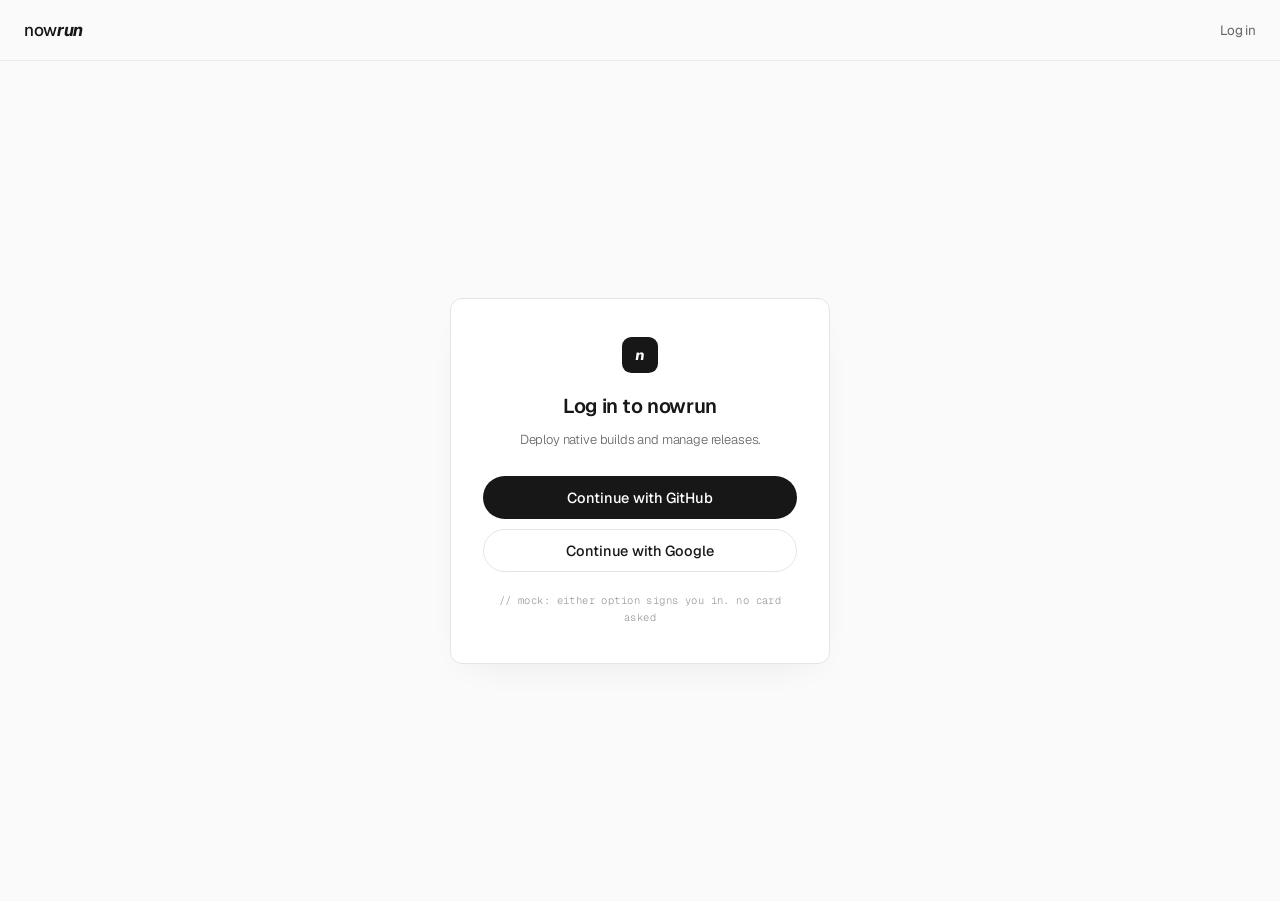
<file: console.html>
<!doctype html>
<html lang="en">
<head>
<meta charset="utf-8">
<meta name="viewport" content="width=device-width,initial-scale=1">
<meta name="color-scheme" content="light">
<meta name="theme-color" content="#fafafa">
<meta name="robots" content="noindex">
<meta name="description" content="nowrun console: deploy-gated verification concept mock. The card is only asked at deploy.">
<title>nowrun · Console (verification concept)</title>
<link rel="icon" href='data:image/svg+xml,<svg xmlns="http://www.w3.org/2000/svg" viewBox="0 0 12 12"><rect width="12" height="12" rx="3" fill="%23171717"/><text x="6.4" y="9" font-family="system-ui" font-size="8.6" font-weight="700" fill="white" text-anchor="middle" transform="skewX(-8)">n</text></svg>'>
<style>
  @font-face{font-family:'Geist';font-style:normal;font-weight:100 900;font-display:swap;src:url([data-uri]) format('woff2')}
  @font-face{font-family:'Geist Mono';font-style:normal;font-weight:100 900;font-display:swap;src:url([data-uri]) format('woff2')}
  :root{
    --bg:#fafafa; --card:#ffffff; --ink:#171717; --tx:#444444; --lo:#666666; --lo-2:#999999;
    --line:#e5e5e5; --line-2:#ebebeb;
    --sans:'Geist',system-ui,-apple-system,"Segoe UI",Roboto,Helvetica,Arial,sans-serif;
    --mono:'Geist Mono',ui-monospace,"SF Mono",Menlo,Consolas,monospace;
  }
  *{box-sizing:border-box}
  html{scroll-behavior:smooth}
  body{margin:0;background:var(--bg);color:var(--tx);font-family:var(--sans);line-height:1.55;
    font-weight:300;letter-spacing:-.01em;
    -webkit-font-smoothing:antialiased;text-rendering:optimizeLegibility;overflow-x:clip;}
  .wrap{max-width:1500px;margin:0 auto;padding:0 24px}
  a{color:inherit;text-decoration:none}
  ::selection{background:#171717;color:#fff}
  svg{display:block}

  .micro{font-family:var(--mono);font-size:11px;letter-spacing:.09em;text-transform:uppercase;
    font-weight:500;color:var(--lo-2)}

  .btn{display:inline-flex;align-items:center;gap:7px;font-family:var(--sans);font-weight:500;font-size:14px;
    padding:10px 18px;border-radius:999px;border:1px solid transparent;cursor:pointer;letter-spacing:-.01em;
    white-space:nowrap;transition:background .14s,border-color .14s,color .14s}
  .btn-dark{background:var(--ink);color:#fff}
  .btn-dark:hover{background:#000}
  .btn-ghost{background:var(--card);border-color:var(--line);color:var(--ink)}
  .btn-ghost:hover{border-color:#bbb}

  /* nav */
  nav{position:sticky;top:0;z-index:50;background:rgba(250,250,250,.85);backdrop-filter:blur(12px);border-bottom:1px solid var(--line-2)}
  .nav-in{display:flex;align-items:center;gap:24px;height:60px}
  .wordmark{display:flex;align-items:center;font-weight:500;font-size:17px;letter-spacing:-.02em;color:var(--ink)}
  .wordmark .run{display:inline-block;transform:skewX(-10deg);font-weight:700}
  .ntile{display:grid;place-items:center;background:var(--ink);border-radius:26%;flex:none}
  .nav-links{display:flex;gap:20px;margin-left:8px;font-size:13.5px;color:var(--lo);font-weight:400}
  .nav-links a:hover{color:var(--ink)}
  .nav-right{margin-left:auto;display:flex;align-items:center;gap:12px}
  .nav-right .signin{font-size:13.5px;color:var(--lo);font-weight:400}
  .nav-right .signin:hover{color:var(--ink)}
  .nav-right .btn{padding:7px 14px;font-size:13px}

  /* hero */
  .hero{position:relative;overflow:hidden}
  .hero::before{content:"";position:absolute;inset:0;pointer-events:none;
    background-image:linear-gradient(rgba(23,23,23,.05) 1px,transparent 1px),
      linear-gradient(90deg,rgba(23,23,23,.05) 1px,transparent 1px);
    background-size:72px 72px;
    -webkit-mask-image:radial-gradient(ellipse 85% 75% at 50% 35%,#000 25%,transparent 72%);
    mask-image:radial-gradient(ellipse 85% 75% at 50% 35%,#000 25%,transparent 72%)}
  .hero-in{position:relative;display:grid;grid-template-columns:1fr 1fr;gap:56px;align-items:center;padding-top:104px;padding-bottom:112px}
  h1{font-size:clamp(34px,5.6vw,68px);line-height:1.06;letter-spacing:-.06em;font-weight:400;color:var(--ink);
    margin:0;text-wrap:balance;font-variation-settings:'wght' 400;
    background:linear-gradient(180deg,var(--ink) 38%,#6a6a6a 125%);
    -webkit-background-clip:text;background-clip:text;-webkit-text-fill-color:transparent}
  .lede{font-size:16px;color:var(--lo);line-height:1.65;margin:20px 0 0;max-width:44ch}
  .hero-ctas{display:flex;gap:10px;flex-wrap:wrap;margin-top:30px}
  /* vercel-style 3-column hero */
  .hero-v{display:grid;grid-template-columns:1fr auto 1fr;align-items:center;gap:36px;min-height:calc(100dvh - 66px);padding-top:40px;padding-bottom:64px;position:relative}
  .hv-left{justify-self:start}
  .hv-left h1{font-size:clamp(30px,3.7vw,54px)}
  .hv-center{display:flex;justify-content:center}
  .hv-mark{width:min(430px,40vw);height:auto;display:block}
  .hv-glow{transform-box:fill-box;transform-origin:center;animation:hvglow 4.6s ease-in-out infinite}
  @keyframes hvglow{0%,100%{opacity:.6}50%{opacity:1}}
  .hv-right{display:flex;flex-direction:column;gap:15px;justify-self:end}
  .hv-line{font-family:var(--mono);font-size:12px;letter-spacing:.11em;text-transform:uppercase;color:var(--lo);line-height:1.4}
  .hero-side{display:flex;flex-direction:column;align-items:center;gap:34px}
  .pillwrap{position:relative;display:grid;place-items:center;padding:74px 12px}
  .pillwrap::before{content:"";position:absolute;width:min(360px,72vw);height:210px;border-radius:50%;
    background:radial-gradient(ellipse at center,rgba(0,0,0,.09),rgba(0,0,0,.025) 55%,transparent 70%)}
  .hero-pill{position:relative;display:flex;align-items:center;gap:12px;background:var(--card);
    border:1px solid var(--line);border-radius:999px;padding:13px 22px 13px 16px;
    box-shadow:0 16px 34px -16px rgba(0,0,0,.17),0 1px 4px rgba(0,0,0,.05);
    transition:transform .15s,box-shadow .15s;cursor:pointer}
  .hero-pill:hover{transform:translateY(-2px);box-shadow:0 28px 54px -18px rgba(0,0,0,.28),0 2px 6px rgba(0,0,0,.05)}
  .hero-pill .mk{width:26px;height:26px;border-radius:50%;background:var(--ink);display:grid;place-items:center;flex:none}
  .hero-pill .mk svg{width:13px;height:13px}
  .hero-pill .u{font-family:var(--mono);font-size:15px;color:var(--ink);font-weight:500;white-space:nowrap}
  .hero-pill .u .d{color:var(--lo-2)}
  .pill-cap{position:relative;font-family:var(--mono);font-size:11px;letter-spacing:.07em;text-transform:uppercase;
    color:var(--lo-2);margin-top:22px;text-align:center}
  .pill-cap b{color:var(--ink);font-weight:600}
  .hero-note{font-family:var(--mono);font-size:11.5px;letter-spacing:.1em;text-transform:uppercase;
    color:var(--lo);line-height:2.1;align-self:flex-start}

  /* What-is-it: copy + vertical create -> nowrun -> run pipeline */
  .wi-grid{display:grid;grid-template-columns:1.05fr .95fr;gap:52px;align-items:center}
  .wi-gfx{display:flex;justify-content:center}
  .hub{width:100%;max-width:452px;text-align:center;display:flex;flex-direction:column;align-items:center}
  .hub .micro{font-size:11px;color:var(--lo-2)}
  .hub-eng{display:flex;justify-content:center;flex-wrap:wrap;gap:10px;margin-top:18px}
  .etile{width:46px;height:46px;border-radius:12px;background:var(--card);border:1px solid var(--line);
    display:grid;place-items:center;color:var(--ink);box-shadow:0 1px 2px rgba(0,0,0,.035)}
  .etile svg{width:24px;height:24px;display:block}
  .etile.more{color:var(--lo-2);font-family:var(--mono);font-size:15px;letter-spacing:.04em;border-style:dashed}
  .hub-line{width:1.5px;height:30px;background:var(--line);margin-top:22px}
  .hub-core{margin-top:16px}
  .hub-brand{font-weight:500;font-size:38px;letter-spacing:-.025em;color:var(--ink);line-height:1;margin-top:6px}
  .hub-brand .run{display:inline-block;transform:skewX(-10deg);font-weight:700}
  .hub-fan{width:100%;height:76px;margin-top:10px;display:block;overflow:visible}
  .hub-out{width:100%;display:grid;grid-template-columns:repeat(4,1fr);margin-top:8px}
  .dcell{position:relative;display:flex;justify-content:center;cursor:default;transition:transform .16s ease}
  .dcell:hover{transform:translateY(-3px)}
  .dcell svg{width:23px;height:23px;color:var(--lo);transition:color .16s ease}
  .dcell:hover svg{color:var(--ink)}
  .hub-cap{margin-top:18px;letter-spacing:.14em}
  /* hero graphic */
  .hero-gfx-wrap{position:relative;display:grid;place-items:center;width:100%}
  .hero-gfx{width:100%;max-width:660px;height:auto}
  .hbeat{transform-box:fill-box;transform-origin:center;animation:hbeat 2.8s ease-in-out infinite}
  @keyframes hbeat{0%,100%{transform:scale(1)}50%{transform:scale(1.06)}}
  .hlive{animation:hlive 1.9s ease-in-out infinite}
  @keyframes hlive{0%,100%{opacity:.35}50%{opacity:1}}
  .fsub{font-family:var(--mono);font-size:10.5px;letter-spacing:.05em;color:#b3b3b3;margin-top:34px}
  .fsub b{color:#8f8f8f;font-weight:500}

  /* story sections */
  section.story{padding:88px 0;border-top:1px solid var(--line-2)}
  .sec-h{font-size:clamp(25px,3vw,34px);line-height:1.14;letter-spacing:-.06em;font-weight:400;color:var(--ink);
    margin:0;text-wrap:balance;max-width:24ch;font-variation-settings:'wght' 400;
    background:linear-gradient(180deg,var(--ink) 38%,#6a6a6a 125%);
    -webkit-background-clip:text;background-clip:text;-webkit-text-fill-color:transparent}
  .sec-sub{font-size:15.5px;color:var(--lo);max-width:56ch;margin:16px 0 0;line-height:1.65}
  .era{display:grid;grid-template-columns:1fr 1.1fr;margin-top:40px;border:1px solid var(--line);border-radius:12px;overflow:hidden;background:var(--card)}
  .era-col{display:flex;flex-direction:column}
  .era-col.then{border-right:1px solid var(--line-2)}
  .era-cell{padding:16px 22px;border-top:1px solid var(--line-2);font-size:14px}
  .era-cell:first-child{border-top:none;font-family:var(--mono);font-size:10.5px;letter-spacing:.12em;text-transform:uppercase;font-weight:600}
  .era-col.then .era-cell{color:var(--lo)}
  .era-col.then .era-cell:first-child{color:var(--lo-2)}
  .era-col.now .era-cell{color:var(--ink)}
  .story-grid{display:grid;grid-template-columns:1.2fr .8fr;gap:56px;align-items:center;margin-top:44px}
  .story-grid.flip{grid-template-columns:.8fr 1.2fr}
  .aside p{font-size:15.5px;color:var(--lo);line-height:1.68;margin:0;max-width:38ch}
  .aside p b{color:var(--ink);font-weight:520}
  .feats{margin-top:36px;padding-top:30px;border-top:1px solid var(--line-2);max-width:540px}
  .feats .cap{font-family:var(--mono);font-size:11px;letter-spacing:.12em;text-transform:uppercase;color:var(--lo-2);margin-bottom:18px}
  .feats ul{list-style:none;margin:0;padding:0;display:grid;grid-template-columns:1fr 1fr;gap:14px 26px}
  .feats li{display:flex;align-items:center;gap:10px;font-family:var(--sans);font-size:14.5px;letter-spacing:-.005em;color:var(--tx);font-weight:300}
  .feats li svg{flex:none;color:var(--ink)}

  /* cards */
  .panel{background:var(--card);border:1px solid var(--line);border-radius:10px;overflow:hidden;
    box-shadow:0 1px 2px rgba(0,0,0,.03),0 12px 34px -26px rgba(0,0,0,.07)}
  .p-bar{display:flex;align-items:center;gap:6px;padding:11px 14px;border-bottom:1px solid var(--line-2)}
  .pdot{width:9px;height:9px;border-radius:50%;background:#e2e2e2}
  .p-title{margin-left:7px;font-family:var(--mono);font-size:11.5px;color:var(--lo-2)}

  /* terminal (light) */
  .tbody{padding:20px 22px;font-family:var(--mono);font-size:13px;line-height:2.0;color:var(--tx);overflow-x:auto}
  .tline{white-space:pre-wrap;word-break:break-word}
  .tline .p{color:var(--lo-2)}
  .tline .c{color:var(--ink);font-weight:500}
  .tline .o{color:var(--lo)}
  .tline .ok{color:var(--ink);font-weight:600}
  .tline .u{color:var(--ink);font-weight:600;text-decoration:underline;text-underline-offset:3px;text-decoration-color:#c9c9c9}
  .tline .cm{color:#b3b3b3}
  .cursor{display:inline-block;width:8px;height:15px;background:var(--ink);vertical-align:-3px;margin-left:3px;animation:blink 1.1s steps(1) infinite}
  @keyframes blink{50%{opacity:0}}
  .panel.willplay .tline{opacity:0;transform:translateY(5px)}
  .panel.willplay.shown .tline{opacity:1;transform:none;transition:opacity .5s ease,transform .5s ease}

  /* vs table */
  .vs-row{display:grid;grid-template-columns:1fr 1fr}
  .vs-col{padding:22px 22px}
  .vs-col.web{border-right:1px solid var(--line-2);background:#f5f5f5}
  .vs-head{font-family:var(--mono);font-size:11px;letter-spacing:.1em;text-transform:uppercase;font-weight:600;margin-bottom:14px}
  .vs-col.web .vs-head{color:var(--lo-2)} .vs-col.nat .vs-head{color:var(--ink)}
  .vs-col ul{list-style:none;margin:0;padding:0;display:flex;flex-direction:column;gap:11px;font-size:13.5px}
  .vs-col.web li{color:var(--lo-2)} .vs-col.nat li{color:var(--tx)}
  .vs-col li{display:flex;gap:9px;align-items:flex-start;line-height:1.45}
  .vs-col.web li::before{content:"✕";color:#cfcfcf;font-weight:600;flex:none}
  .vs-col.nat li::before{content:"✓";color:var(--ink);font-weight:600;flex:none}

  /* studio mock (light) */
  .st-app{display:flex;align-items:center;gap:12px;padding:15px 16px;border-bottom:1px solid var(--line-2)}
  .st-icon{width:34px;height:34px;border-radius:8px;background:var(--ink);flex:none;display:grid;place-items:center}
  .st-icon svg{width:12px;height:12px}
  .st-icon .ini{color:#fff;font-size:15px;font-weight:600;font-family:var(--sans);font-style:normal}
  .st-name b{display:block;font-size:14.5px;font-weight:600;color:var(--ink);letter-spacing:-.01em}
  .st-name span{font-family:var(--mono);font-size:10.5px;color:var(--lo-2);letter-spacing:.06em}
  .st-live{margin-left:auto;font-family:var(--mono);font-size:10px;font-weight:600;letter-spacing:.1em;color:#fff;
    background:var(--ink);border-radius:999px;padding:4px 11px;display:flex;align-items:center;gap:6px;flex:none}
  .st-live .d{width:5px;height:5px;border-radius:50%;background:#fff;animation:pulse 2s infinite}
  @keyframes pulse{0%,100%{opacity:1}50%{opacity:.35}}
  .st-url{display:flex;align-items:center;gap:10px;padding:12px 16px;border-bottom:1px solid var(--line-2)}
  .st-url .u{font-family:var(--mono);font-size:12.5px;color:var(--ink);flex:1;overflow:hidden;text-overflow:ellipsis;white-space:nowrap}
  .st-url .u .d{color:var(--lo-2)}
  .copybtn{font-family:var(--mono);font-size:10.5px;font-weight:500;background:var(--card);color:var(--tx);border:1px solid var(--line);border-radius:6px;
    padding:6px 11px;cursor:pointer;flex:none;transition:border-color .14s,color .14s}
  .copybtn:hover{border-color:#bbb;color:var(--ink)} .copybtn.done{border-color:var(--ink);color:var(--ink)}
  .viewbtn{font-family:var(--mono);font-size:10.5px;font-weight:600;background:var(--ink);color:#fff;border:none;border-radius:6px;
    padding:7px 12px;cursor:pointer;flex:none;transition:background .14s}
  .viewbtn:hover{background:#000}
  .st-usage{display:grid;grid-template-columns:repeat(3,1fr);gap:18px;padding:13px 16px 15px;border-bottom:1px solid var(--line-2)}
  .st-usage .meter{margin-top:0}
  .st-rows{font-family:var(--mono);font-size:12px}
  .st-row{display:flex;align-items:center;gap:12px;padding:11px 16px;border-top:1px solid var(--line-2);color:var(--tx)}
  .st-row:first-child{border-top:none;color:var(--lo-2);letter-spacing:.08em;text-transform:uppercase;font-size:9.5px}
  .st-row .ver{width:34px;color:var(--ink);font-weight:600}
  .st-row .date{color:var(--lo)}
  .st-row .act{margin-left:auto}
  .st-row .deploy{font-size:10.5px;font-weight:600;color:var(--ink);border:1px solid var(--line);border-radius:6px;padding:4px 11px;background:var(--card)}
  .st-row .lv{font-size:10px;font-weight:600;color:var(--ink);letter-spacing:.08em}
  .copybtn:focus-visible,.viewbtn:focus-visible,.btn:focus-visible,a:focus-visible{outline:2px solid #999;outline-offset:2px}

  /* agents (merged into final) */
  .snipbox{display:inline-flex;align-items:center;gap:9px;font-family:var(--mono);font-size:12.5px;background:var(--card);
    border:1px solid var(--line);border-radius:999px;padding:9px 16px;color:var(--lo)}
  .snipbox .c{color:var(--ink);font-weight:500}
  .snipbox .u{color:var(--ink);font-weight:600}

  /* pricing */
  .pricing{padding:96px 0;border-top:1px solid var(--line-2)}
  .pricing .sub{font-size:15px;color:var(--lo);margin:14px 0 0;max-width:56ch}
  .plans{display:grid;grid-template-columns:repeat(3,1fr);gap:14px;margin-top:44px;align-items:stretch}
  .plan{background:var(--card);border:1px solid var(--line);border-radius:12px;padding:26px 24px;display:flex;flex-direction:column}
  .plan.hot{border-color:var(--ink)}
  .plan .nm{font-size:14px;font-weight:600;color:var(--ink)}
  .plan .pr{font-size:32px;font-weight:600;letter-spacing:-.03em;color:var(--ink);margin-top:8px;font-variant-numeric:tabular-nums}
  .plan .pr small{font-size:13px;font-weight:500;color:var(--lo);letter-spacing:0;margin-left:4px}
  .plan .for{font-size:13px;color:var(--lo);margin-top:5px}
  .plan .btn{margin-top:18px;justify-content:center}
  .plan ul{list-style:none;margin:20px 0 0;padding:18px 0 0;border-top:1px solid var(--line-2);display:flex;flex-direction:column;gap:9px}
  .plan li{font-family:var(--mono);font-size:12px;color:var(--tx);letter-spacing:.02em}
  .plan li b{color:var(--ink);font-weight:600}
  .cardnote{font-family:var(--mono);font-size:11px;color:var(--lo-2);margin-top:18px;letter-spacing:.02em}

  /* footer */
  footer{border-top:1px solid var(--line);padding:44px 0 50px;color:var(--lo)}
  .foot-top{display:flex;justify-content:space-between;gap:32px;flex-wrap:wrap}
  .foot-col h5{font-family:var(--mono);font-size:10.5px;letter-spacing:.12em;text-transform:uppercase;color:var(--lo-2);margin:0 0 13px;font-weight:500}
  .foot-col a{display:block;font-size:13px;color:var(--lo);margin-bottom:8px}
  .foot-col a:hover{color:var(--ink)}
  .foot-note{margin-top:36px;padding-top:20px;border-top:1px solid var(--line-2);font-family:var(--mono);font-size:11px;color:#a3a3a3;line-height:1.8}
  .foot-note b{color:var(--lo);font-weight:500}

  /* ===== app shell: login + dashboard (mock) ===== */
  [hidden]{display:none!important}
  #navOut,#navIn{display:flex;align-items:center;gap:14px}
  .userchip{display:flex;align-items:center;gap:8px;font-size:13.5px;color:var(--ink);font-weight:500}
  .avatar{width:25px;height:25px;border-radius:50%;background:var(--ink);color:#fff;display:grid;place-items:center;font-size:11px;font-weight:600}

  .login{min-height:calc(100vh - 60px);display:grid;place-items:center;padding:48px 0}
  .login-card{width:min(380px,92vw);background:var(--card);border:1px solid var(--line);border-radius:12px;padding:38px 32px;text-align:center;
    box-shadow:0 14px 40px -24px rgba(0,0,0,.12)}
  .login-card .ntile{margin:0 auto}
  .login-card h2{font-size:20px;font-weight:600;letter-spacing:-.02em;color:var(--ink);margin:18px 0 0}
  .login-card p{font-size:13px;color:var(--lo);margin:8px 0 0}
  .login-card .btn{width:100%;justify-content:center;margin-top:10px}
  .login-card .first{margin-top:26px}
  .login-note{font-family:var(--mono);font-size:10.5px;color:var(--lo-2);margin-top:20px;letter-spacing:.04em}

  .dash{padding:38px 24px 90px}
  .dash-head{display:flex;align-items:center;gap:14px;margin-bottom:24px}
  .dash-head h2{font-size:22px;font-weight:600;letter-spacing:-.025em;color:var(--ink);margin:0}
  .dash-head .btn{margin-left:auto}
  .dash-grid{display:grid;grid-template-columns:280px 1fr;gap:18px;align-items:start}

  .usage{background:var(--card);border:1px solid var(--line);border-radius:12px;padding:20px}
  .usage h4{font-size:13.5px;font-weight:600;color:var(--ink);margin:0;display:flex;align-items:center}
  .usage .plan{font-family:var(--mono);font-size:9.5px;letter-spacing:.1em;color:var(--lo);border:1px solid var(--line);border-radius:999px;padding:2px 8px;margin-left:8px}
  .meter{margin-top:16px}
  .meter .lbl{display:flex;justify-content:space-between;font-family:var(--mono);font-size:11px;color:var(--lo)}
  .meter .lbl b{color:var(--ink);font-weight:600}
  .meter .bar{height:4px;background:var(--line-2);border-radius:2px;margin-top:7px;overflow:hidden}
  .meter .bar i{display:block;height:100%;background:var(--ink);border-radius:2px}
  .usage .foot{font-family:var(--mono);font-size:10px;color:var(--lo-2);margin-top:18px;line-height:1.7}

  .apps{display:grid;grid-template-columns:repeat(2,1fr);gap:14px}
  .app-card{background:var(--card);border:1px solid var(--line);border-radius:12px;padding:17px;cursor:pointer;
    transition:border-color .14s,box-shadow .14s;text-align:left;font-family:var(--sans)}
  .app-card:hover{border-color:#bbb;box-shadow:0 10px 30px -20px rgba(0,0,0,.16)}
  .app-card .top{display:flex;align-items:center;gap:11px}
  .app-card .nm{font-size:14.5px;font-weight:600;color:var(--ink);letter-spacing:-.01em}
  .app-card .url{font-family:var(--mono);font-size:11.5px;color:var(--lo);margin-top:2px}
  .app-card .meta{display:flex;justify-content:space-between;align-items:center;margin-top:16px;font-family:var(--mono);font-size:10.5px;color:var(--lo-2)}
  .app-card.add{display:grid;place-items:center;min-height:118px;border-style:dashed;color:var(--lo);font-size:13.5px;font-weight:500;background:transparent}
  .app-card.add:hover{color:var(--ink)}
  .mini-live{font-family:var(--mono);font-size:9px;font-weight:600;letter-spacing:.1em;color:#fff;background:var(--ink);border-radius:999px;padding:3px 9px}

  .crumb{font-family:var(--mono);font-size:11.5px;color:var(--lo-2);margin-bottom:18px}
  .crumb a{color:var(--lo)} .crumb a:hover{color:var(--ink)}
  .app-actions{display:flex;align-items:center;gap:16px;margin-top:18px}
  .cli-hint{font-family:var(--mono);font-size:11px;color:var(--lo-2)}
  .cli-hint b{color:var(--lo);font-weight:500}
  .rowbtn{font-family:var(--mono);font-size:10.5px;font-weight:600;border-radius:6px;padding:4px 11px;cursor:pointer;transition:background .14s,border-color .14s}
  .rowbtn.dark{background:var(--ink);color:#fff;border:1px solid var(--ink)} .rowbtn.dark:hover{background:#000}
  .rowbtn.ghost{background:var(--card);color:var(--tx);border:1px solid var(--line)} .rowbtn.ghost:hover{border-color:#bbb;color:var(--ink)}

  .modal-bg{position:fixed;inset:0;background:rgba(23,23,23,.32);display:grid;place-items:center;z-index:100;padding:20px}
  .modal{width:min(480px,94vw);background:var(--card);border:1px solid var(--line);border-radius:12px;padding:26px;
    box-shadow:0 30px 80px -30px rgba(0,0,0,.35);text-align:left}
  .modal .m-head{display:flex;align-items:center;justify-content:space-between}
  .modal h3{font-size:17px;font-weight:600;color:var(--ink);margin:0;letter-spacing:-.02em}
  .modal .x{background:none;border:none;font-size:18px;color:var(--lo-2);cursor:pointer;padding:2px 6px}
  .modal .x:hover{color:var(--ink)}
  .seg{display:flex;gap:8px;margin-top:18px;flex-wrap:wrap}
  .seg button{font-family:var(--mono);font-size:11px;letter-spacing:.03em;padding:7px 12px;border-radius:999px;border:1px solid var(--line);background:var(--card);color:var(--lo);cursor:pointer}
  .seg button.on{border-color:var(--ink);color:var(--ink);font-weight:600}
  .fieldrow{display:grid;grid-template-columns:1fr 1fr;gap:12px}
  .field{margin-top:14px}
  .field label{display:block;font-size:12.5px;font-weight:500;color:var(--ink);margin-bottom:6px}
  .field input,.field textarea{width:100%;font-family:var(--sans);font-size:13.5px;padding:9px 12px;border:1px solid var(--line);border-radius:8px;background:var(--card);color:var(--ink);outline:none;resize:vertical}
  .field input:focus,.field textarea:focus{border-color:#999}
  .field .slugprev{font-family:var(--mono);font-size:11px;color:var(--lo-2);margin-top:7px}
  .field .slugprev b{color:var(--lo);font-weight:500}
  .filebox{margin-top:14px;border:1px dashed var(--line);border-radius:8px;padding:18px;text-align:center;font-size:12.5px;color:var(--lo);cursor:pointer;transition:border-color .14s,color .14s}
  .filebox:hover{border-color:#bbb}
  .filebox.picked{border-color:var(--ink);color:var(--ink);font-weight:500}
  .mono-note{font-family:var(--mono);font-size:10.5px;color:var(--lo-2);margin-top:12px;line-height:1.7}
  .modal .foot{display:flex;justify-content:flex-end;gap:10px;margin-top:22px}

  @media(max-width:940px){.dash-grid{grid-template-columns:1fr}.apps{grid-template-columns:1fr}.fieldrow{grid-template-columns:1fr}}

  .reveal{opacity:0;transform:translateY(8px);transition:opacity .55s ease,transform .55s ease}
  .reveal.in{opacity:1;transform:none}

  @media(max-width:940px){
    .wi-grid{grid-template-columns:1fr;gap:40px}
    .wi-gfx{margin-top:4px}
    .hero-in{grid-template-columns:1fr;gap:40px;padding-top:56px;padding-bottom:64px}
    .hero-v{grid-template-columns:1fr;gap:34px;text-align:center;padding-top:52px;padding-bottom:60px}
    .hv-left,.hv-right{justify-self:center}
    .hv-left h1{font-size:clamp(30px,8vw,46px)}
    .hero-ctas{justify-content:center}
    .hv-right{align-items:center}
    .hv-mark{width:min(400px,86vw)}
    .hero-note{align-self:center;text-align:center}
    .pillwrap{padding:44px 8px}
    .story-grid,.story-grid.flip{grid-template-columns:1fr;gap:32px}
    .nav-links{display:none}
  }
  @media(max-width:680px){
    .era{grid-template-columns:1fr}
    .era-col.then{border-right:none;border-bottom:1px solid var(--line-2)}
    .plans{grid-template-columns:1fr}
    .vs-row{grid-template-columns:1fr}
    .vs-col.web{border-right:none;border-bottom:1px solid var(--line-2)}
    section.story,.pricing{padding:64px 0}
  }
  @media(max-width:560px){
    .wrap{padding:0 20px}
    h1{letter-spacing:-.03em}
    .hero-in{padding-top:44px;padding-bottom:52px}
    .navdemo{display:none}
    .pillwrap{padding:32px 4px}
    .hero-pill{padding:11px 18px 11px 14px}
    .hero-pill .u{font-size:13.5px}
    .st-usage{grid-template-columns:1fr;gap:13px}
    .app-actions{flex-wrap:wrap;gap:10px}
    .dash-head{flex-wrap:wrap}
    .dash-head h2{font-size:20px}
    .dash{padding:28px 20px 72px}
    .vs-col,.tbody{padding-left:16px;padding-right:16px}
    .modal{padding:22px 18px}
    section.story,.pricing,.flow{padding:52px 0}
  }
  @media(prefers-reduced-motion:reduce){
    *{animation:none!important;scroll-behavior:auto!important}
    .reveal{opacity:1;transform:none;transition:none}
  }
</style>
<style>
/* ===== typography + spacing pass (bigger / bolder), content unchanged ===== */
h1{font-size:clamp(40px,5.5vw,70px);letter-spacing:-.06em;line-height:1.04}
h1,.sec-h{font-weight:400;font-variation-settings:'wght' 400;
   background:linear-gradient(180deg,var(--ink) 38%,#6a6a6a 125%);
   -webkit-background-clip:text;background-clip:text;-webkit-text-fill-color:transparent}
b,strong{font-weight:500}
.lede{font-size:18.5px;line-height:1.6;margin-top:24px}
.hero-in{padding-top:112px;padding-bottom:120px;gap:64px}
.hero-ctas{margin-top:34px}
.btn{font-size:14.5px;padding:11px 20px}

.sec-h{font-size:clamp(30px,4.1vw,47px);letter-spacing:-.06em;line-height:1.07}
.sec-sub{font-size:17px;line-height:1.6}
.aside p{font-size:16.5px;line-height:1.66}

section.story{padding:110px 0}
.story-grid{margin-top:54px}
.wi-grid{gap:60px}
.era{margin-top:48px}
.hub-brand{font-size:31px}

/* keep the big headings from overflowing their column on mid widths */
@media(max-width:1040px){ h1{font-size:clamp(38px,6vw,58px)} }
</style>
<style>
/* ===== v3: agent terminal in hero + how-it-works steps ===== */
.hero .hero-side{width:100%}
.hero .hero-side #term{width:100%;max-width:560px;border-radius:14px;
  box-shadow:0 34px 64px -36px rgba(0,0,0,.28),0 8px 22px -14px rgba(0,0,0,.1)}
.term-agent .tbody{font-size:13.5px;line-height:1.85;padding:22px 24px}
.term-agent .tline{white-space:pre-wrap;word-break:break-word}
.tline.sp{height:.55em;line-height:.55em}
.tline .bull{color:var(--ink);font-weight:700;margin-right:4px}
.tline.think{color:var(--lo-2);font-style:italic}
.tline .tool{color:var(--ink);font-weight:600}
.tline .cont{color:var(--lo-2);margin-right:2px}
.tline.out{color:var(--lo)}
.tline.uq{color:var(--lo)}
.tline.uq .a{color:var(--ink);font-weight:600}
/* tile hover tooltips */
.etile{position:relative}
.etile::after{content:attr(data-tip);position:absolute;bottom:calc(100% + 9px);left:50%;
  transform:translateX(-50%) translateY(4px);background:var(--ink);color:#fff;font-family:var(--mono);
  font-size:11px;letter-spacing:.02em;white-space:nowrap;padding:5px 9px;border-radius:6px;
  opacity:0;pointer-events:none;transition:opacity .15s ease,transform .15s ease;z-index:5}
.etile::before{content:"";position:absolute;bottom:calc(100% + 4px);left:50%;transform:translateX(-50%);
  border:5px solid transparent;border-top-color:var(--ink);opacity:0;transition:opacity .15s ease;z-index:5}
.etile:hover::after{opacity:1;transform:translateX(-50%) translateY(0)}
.etile:hover::before{opacity:1}
/* device tooltips (above the glyph) */
.dcell::after{content:attr(data-tip);position:absolute;bottom:calc(100% + 9px);left:50%;
  transform:translateX(-50%) translateY(4px);background:var(--ink);color:#fff;font-family:var(--mono);
  font-size:11px;letter-spacing:.02em;white-space:nowrap;padding:5px 9px;border-radius:6px;
  opacity:0;pointer-events:none;transition:opacity .15s ease,transform .15s ease;z-index:5}
.dcell::before{content:"";position:absolute;bottom:calc(100% + 4px);left:50%;transform:translateX(-50%);
  border:5px solid transparent;border-top-color:var(--ink);opacity:0;transition:opacity .15s ease;z-index:5}
.dcell:hover::after{opacity:1;transform:translateX(-50%) translateY(0)}
.dcell:hover::before{opacity:1}
/* new-tab marker on buttons/links */
.btn .ext,.newtab{opacity:.65;flex:none}
a:hover .ext{opacity:1}
/* how-it-works: 3 steps */
.steps{display:grid;grid-template-columns:repeat(3,1fr);gap:52px;margin-top:44px}
.step{position:relative;background:var(--card);border:1px solid var(--line);border-radius:11px;padding:15px 17px;
  display:flex;flex-direction:row;align-items:center;gap:13px;box-shadow:0 1px 2px rgba(0,0,0,.03);
  transition:border-color .16s ease,box-shadow .16s ease,transform .16s ease}
.step:hover{border-color:#cfcfcf;box-shadow:0 14px 32px -26px rgba(0,0,0,.2);transform:translateY(-2px)}
.step-n{width:28px;height:28px;border-radius:50%;background:var(--ink);color:#fff;
  font-family:var(--mono);font-size:12.5px;font-weight:600;display:grid;place-items:center;flex:none;
  box-shadow:0 4px 10px -5px rgba(0,0,0,.4)}
.step-b b{display:block;font-size:13.5px;font-weight:600;color:var(--ink);letter-spacing:-.01em;margin-bottom:3px}
.step-b p{font-size:12.5px;color:var(--lo);line-height:1.45;margin:0}
.step:not(:last-child)::after{content:"⟶";position:absolute;top:50%;right:-26px;transform:translate(50%,-50%);
  font-family:var(--mono);font-size:21px;color:var(--lo-2);line-height:1;z-index:2}
@media(max-width:760px){
  .steps{grid-template-columns:1fr;gap:26px}
  .step:not(:last-child)::after{content:"↓";font-size:17px;top:auto;right:auto;left:50%;bottom:-15px;transform:translate(-50%,50%)}
}
/* setup head: intro left, CLI/MCP clean on the right */
.setup-head{display:grid;grid-template-columns:1.4fr 1fr;gap:52px;align-items:start}
.capsules{display:flex;flex-direction:column;gap:26px;border-left:1px solid var(--line-2);padding-left:44px;margin-top:34px}
.capsule{display:flex;flex-direction:column;gap:9px}
.cap-k{display:flex;align-items:center;gap:9px;font-family:var(--mono);font-size:12px;font-weight:600;
  letter-spacing:.07em;text-transform:uppercase;color:var(--ink)}
.cap-k svg{width:16px;height:16px;color:var(--lo-2)}
.cap-v{font-size:14.5px;color:var(--lo);line-height:1.62;max-width:40ch}
@media(max-width:860px){
  .setup-head{grid-template-columns:1fr;gap:34px}
  .capsules{border-left:none;padding-left:0;margin-top:0;flex-direction:row;flex-wrap:wrap;gap:20px 44px}
  .capsule{flex:1 1 240px}
}
@media(max-width:560px){ .capsules{flex-direction:column;gap:22px} .capsule{flex:none} }
</style>
<style>
/* ===== v3 hero terminal: Claude Code, monochrome ===== */
#term{background:#fff;color:#1c1c1c;border:1px solid #ececec;overflow:hidden;font-family:var(--mono)}
#term .hd{display:flex;align-items:center;gap:11px;padding:14px 18px;background:#fafafa}
#term .cc{width:24px;height:24px;flex:none;color:#171717}
#term .cc svg{width:100%;height:100%;display:block}
#term .ccname{font-weight:700;font-size:13px;letter-spacing:-.01em;color:#111}
#term .ver{font-weight:400;font-size:11.5px;opacity:.6;margin-left:5px}
#term .meta{font-size:11px;margin-top:2px;opacity:.55}
#term .tbar{height:1px;background:#eee}
#term .body{padding:15px 18px 18px;font-size:12.5px;line-height:1.85}
#term .u{margin:2px 0 11px;padding:8px 11px;border-radius:7px;background:#f4f4f4;color:#333;white-space:pre-wrap;word-break:break-word}
#term .u .g{opacity:.5;margin-right:7px}
#term .ln{white-space:pre-wrap;word-break:break-word}
#term .ln .dot{margin-right:9px;color:#111}
#term .ln .tl{font-weight:700;color:#111}
#term .ln .res{color:#8f8f8f}
#term .ln .ok{color:#111;font-weight:600}
#term .lnk{color:#111;text-decoration:underline;text-underline-offset:3px;text-decoration-color:#c4c4c4}
#term .cur{display:inline-block;width:7px;height:13px;background:#111;vertical-align:-2px;margin-left:3px;animation:blink 1.1s steps(1) infinite}
#term.willplay .u,#term.willplay .ln{opacity:0;transform:translateY(4px)}
#term.willplay.shown .u,#term.willplay.shown .ln{opacity:1;transform:none;transition:opacity .5s ease,transform .5s ease}
</style>
</head>
<body>

<!-- ===== NEW: verify banner + Stripe-branded card modal ===== -->
<style>
  /* unverified account disclaimer banner */
  .verify-banner{display:flex;align-items:center;gap:14px;background:#fbfbf7;border:1px solid var(--line);
    border-left:3px solid var(--ink);border-radius:10px;padding:13px 16px;margin-bottom:22px}
  .verify-banner .vb-ico{flex:none;width:26px;height:26px;border-radius:7px;background:var(--ink);color:#fff;
    display:grid;place-items:center;font-size:14px;font-weight:700}
  .verify-banner .vb-tx{font-size:13px;color:var(--tx);line-height:1.5}
  .verify-banner .vb-tx b{color:var(--ink);font-weight:600}
  .verify-banner .vb-cta{margin-left:auto;flex:none}
  .verify-banner .vb-cta .btn{font-size:12.5px;padding:8px 15px}
  @media(max-width:560px){.verify-banner{flex-wrap:wrap}.verify-banner .vb-cta{margin-left:0;width:100%}.verify-banner .vb-cta .btn{width:100%;justify-content:center}}

  /* small "unverified" pill next to the account name */
  .unverified-pill{font-family:var(--mono);font-size:9px;font-weight:600;letter-spacing:.08em;text-transform:uppercase;
    color:var(--lo);border:1px solid var(--line);border-radius:999px;padding:2px 8px}

  /* quiet text link for low-priority actions (Get started, Upgrade) */
  .txtlink{background:none;border:none;padding:0;cursor:pointer;font-family:var(--sans);font-size:13px;font-weight:500;
    color:var(--lo);text-decoration:none;transition:color .14s}
  .txtlink:hover{color:var(--ink)}

  /* Stripe branding lockup on the card modal */
  .stripe-lock{display:flex;align-items:center;gap:7px;font-family:var(--mono);font-size:11px;color:var(--lo-2);letter-spacing:.02em}
  .stripe-lock svg{flex:none}
  .stripe-word{height:15px;width:auto;display:block}
  .card-secure{display:flex;align-items:center;gap:7px;margin-top:14px;font-family:var(--mono);font-size:10.5px;color:var(--lo-2);line-height:1.6}
  .card-secure svg{flex:none;color:var(--lo)}
  .card-brands{display:flex;gap:6px;margin-left:auto}
  .card-brands span{font-family:var(--mono);font-size:8.5px;font-weight:700;letter-spacing:.04em;color:var(--lo-2);
    border:1px solid var(--line);border-radius:4px;padding:3px 6px;line-height:1}
  .cardnum{position:relative}
  .cardnum .cn-brand{position:absolute;right:12px;top:50%;transform:translateY(-50%);font-family:var(--mono);font-size:10px;font-weight:700;color:var(--lo-2)}
  .modal .m-sub{font-size:12.5px;color:var(--lo);margin:8px 0 0;line-height:1.55}
</style>

<nav>
  <div class="wrap" style="display:flex;align-items:center;justify-content:space-between;height:60px">
    <a class="wordmark" href="#" onclick="return goHome()"><span>now<span class="run">run</span></span></a>
    <div class="nav-right">
      <span id="navOut"><a href="#" class="signin" onclick="showLogin();return false">Log in</a></span>
      <span id="navIn" hidden>
        <span class="userchip"><span class="avatar" id="navAvatar">A</span><span id="navName">Arastu</span>
          <span class="unverified-pill" id="navPill" hidden>Unverified</span></span>
        <a href="#" class="signin" style="margin-left:14px" onclick="doLogout();return false">Log out</a>
      </span>
    </div>
  </div>
</nav>

<!-- ===== LOGIN ===== -->
<div id="view-login" hidden>
  <div class="login">
    <div class="login-card">
      <span class="ntile" style="width:36px;height:36px"><svg viewBox="0 0 12 12" width="19" height="19"><text x="6.4" y="9" font-family="system-ui" font-size="8.6" font-weight="700" fill="#fff" text-anchor="middle" transform="skewX(-8)">n</text></svg></span>
      <h2>Log in to nowrun</h2>
      <p>Deploy native builds and manage releases.</p>
      <button class="btn btn-dark first" onclick="doLogin()">Continue with GitHub</button>
      <button class="btn btn-ghost" onclick="doLogin()">Continue with Google</button>
      <div class="login-note">// mock: either option signs you in. no card asked</div>
    </div>
  </div>
</div>

<!-- ===== DASHBOARD: OVERVIEW ===== -->
<div id="view-dash" hidden>
  <div class="wrap dash">
    <div id="dashBanner"></div>
    <div class="dash-head"><h2>Overview</h2>
      <button class="txtlink" style="margin-left:auto" onclick="openModal('modalTutorial')">Get started</button></div>
    <div class="dash-grid">
      <div class="usage">
        <h4>Usage <span class="plan" id="planChip">HOBBY</span>
          <button class="txtlink" id="upgradeBtn" style="margin-left:auto" onclick="openModal('modalUpgrade')">Upgrade</button></h4>
        <div class="meter"><div class="lbl"><span>Streaming minutes</span><b id="usMin">23 / 60</b></div><div class="bar"><i id="usMinBar" style="width:38%"></i></div></div>
        <div class="meter"><div class="lbl"><span>Apps</span><b id="usApps">1 / 1</b></div><div class="bar"><i id="usAppsBar" style="width:100%"></i></div></div>
        <div class="meter"><div class="lbl"><span>Concurrent peak</span><b id="usConc">1 / 1</b></div><div class="bar"><i id="usConcBar" style="width:100%"></i></div></div>
        <div class="foot" id="usageFoot">Resets Aug 1</div>
      </div>
      <div class="apps" id="appsGrid"></div>
    </div>
  </div>
</div>

<!-- ===== DASHBOARD: APP DETAIL ===== -->
<div id="view-app" hidden>
  <div class="wrap dash">
    <div id="appBanner"></div>
    <div class="crumb"><a href="#" onclick="showDash();return false">Apps</a> <span>/</span> <span id="adCrumb">Orbit</span></div>
    <div class="panel">
      <div class="st-app">
        <span class="st-icon"><b class="ini" id="adIcon">O</b></span>
        <div class="st-name"><b id="adName">Orbit</b><span id="adMeta">ANDROID &#183; APP ID 8412</span></div>
        <span class="st-live" id="adLive"><span class="d"></span>LIVE</span>
      </div>
      <div class="st-url">
        <span class="u"><span class="d">nowrun.io/</span><span id="adSlug">orbit</span></span>
        <button class="copybtn" onclick="copyLink(this)">Copy</button>
        <button class="viewbtn">View app</button>
      </div>
      <div class="st-rows" id="relRows"></div>
    </div>
    <div class="app-actions">
      <button class="btn btn-dark" onclick="openModal('modalRelease')">Create release</button>
      <span class="cli-hint">or from your terminal: <b>$ nowrun deploy ./app</b></span>
    </div>
  </div>
</div>

<!-- MODAL: CREATE RELEASE -->
<div class="modal-bg" id="modalRelease" hidden>
  <div class="modal">
    <div class="m-head"><h3>Create release</h3><button class="x" onclick="closeModal('modalRelease')">&#10005;</button></div>
    <div class="seg" id="srcSeg">
      <button class="on" onclick="pickSeg(this)">Upload build</button>
      <button onclick="pickSeg(this)">Upload zip (build + assets)</button>
      <button onclick="pickSeg(this)">From app library</button>
    </div>
    <div class="fieldrow">
      <div class="field"><label>Version</label><input id="relVer" placeholder="1.3"></div>
      <div class="field"><label>Version code</label><input id="relCode" placeholder="6"></div>
    </div>
    <div class="filebox" id="fileBox" onclick="this.classList.add('picked');this.textContent='app-release &#183; 48 MB'">Drop a file or click to browse</div>
    <div class="mono-note">Files over 1 GB upload faster through the nowrun CLI.</div>
    <div class="field"><label>Note <span style="color:var(--lo-2);font-weight:400">(optional)</span></label><textarea id="relNote" rows="2" placeholder="What changed in this build"></textarea></div>
    <div class="foot">
      <button class="btn btn-ghost" onclick="closeModal('modalRelease')">Cancel</button>
      <button class="btn btn-dark" onclick="createRelease()">Save release</button>
    </div>
  </div>
</div>

<!-- MODAL: UPGRADE -->
<div class="modal-bg" id="modalUpgrade" hidden>
  <div class="modal">
    <div class="m-head"><h3>Upgrade to Pro</h3><button class="x" onclick="closeModal('modalUpgrade')">&#10005;</button></div>
    <div class="field" style="margin-top:18px">
      <div style="font-size:26px;font-weight:600;letter-spacing:-.03em;color:var(--ink)">$20<span style="font-size:13px;color:var(--lo);font-weight:500"> /month</span></div>
    </div>
    <ul style="list-style:none;margin:16px 0 0;padding:16px 0 0;border-top:1px solid var(--line-2);display:flex;flex-direction:column;gap:9px">
      <li style="font-family:var(--mono);font-size:12px;color:var(--tx)"><b style="color:var(--ink)">5</b> apps</li>
      <li style="font-family:var(--mono);font-size:12px;color:var(--tx)"><b style="color:var(--ink)">1,000</b> streaming minutes / mo</li>
      <li style="font-family:var(--mono);font-size:12px;color:var(--tx)"><b style="color:var(--ink)">5</b> concurrent users</li>
    </ul>
    <div class="mono-note">Billed to your card on file through Stripe. Cancel anytime.</div>
    <div class="foot">
      <button class="btn btn-ghost" onclick="closeModal('modalUpgrade')">Not now</button>
      <button class="btn btn-dark" onclick="doUpgrade()">Upgrade</button>
    </div>
  </div>
</div>

<!-- MODAL: NEW APP -->
<div class="modal-bg" id="modalNewApp" hidden>
  <div class="modal">
    <div class="m-head"><h3>Create a new app</h3><button class="x" onclick="closeModal('modalNewApp')">&#10005;</button></div>
    <div class="field"><label>App name</label><input id="appName" placeholder="My Game" oninput="slugPrev()">
      <div class="slugprev">Your link: <b id="slugPrev">nowrun.io/my-game</b></div></div>
    <div class="mono-note">One command does the same: $ nowrun apps create --name "My Game"</div>
    <div class="foot">
      <button class="btn btn-ghost" onclick="closeModal('modalNewApp')">Cancel</button>
      <button class="btn btn-dark" onclick="createApp()">Create app</button>
    </div>
  </div>
</div>

<!-- MODAL: GET STARTED / TUTORIAL -->
<div class="modal-bg" id="modalTutorial" hidden>
  <div class="modal">
    <div class="m-head"><h3>Get started with nowrun</h3><button class="x" onclick="closeModal('modalTutorial')">&#10005;</button></div>
    <p style="font-size:13px;color:var(--lo);margin:8px 0 0">Five steps from a build to a live link. Your agent can run every command.</p>
    <ol style="margin:20px 0 0;padding-left:22px;display:flex;flex-direction:column;gap:16px">
      <li style="font-size:13.5px;color:var(--ink)"><b>Install the CLI</b>
        <div class="mono-note" style="margin-top:6px">$ npm i -g nowrun</div></li>
      <li style="font-size:13.5px;color:var(--ink)"><b>Connect your coding agent</b>
        <div class="mono-note" style="margin-top:6px">$ nowrun skill install</div>
        <div style="font-size:12.5px;color:var(--lo);margin-top:5px">Adds the nowrun skill and MCP server to Claude Code, Codex, Cursor, Copilot, or VS Code.</div></li>
      <li style="font-size:13.5px;color:var(--ink)"><b>Create an app</b>
        <div class="mono-note" style="margin-top:6px">$ nowrun apps create --name "My Game"</div></li>
      <li style="font-size:13.5px;color:var(--ink)"><b>Deploy your build</b>
        <div class="mono-note" style="margin-top:6px">$ nowrun deploy ./app</div></li>
      <li style="font-size:13.5px;color:var(--ink)"><b>Share the link</b>
        <div style="font-size:12.5px;color:var(--lo);margin-top:5px">You get a live nowrun.io URL that runs in any browser. No install, no store review.</div></li>
    </ol>
    <div class="foot">
      <button class="btn btn-ghost" onclick="closeModal('modalTutorial')">Close</button>
      <button class="btn btn-dark" onclick="closeModal('modalTutorial')">Deploy my first app</button>
    </div>
  </div>
</div>

<!-- MODAL: ADD CARD (Stripe-branded), the deploy gate -->
<div class="modal-bg" id="modalCard" hidden>
  <div class="modal">
    <div class="m-head">
      <h3 id="cardTitle">Add a card to deploy</h3>
      <button class="x" onclick="closeModal('modalCard')">&#10005;</button>
    </div>
    <p class="m-sub" id="cardSub">One last step before your app goes live. A card verifies that you're a real publisher. You won't be charged on the Hobby plan; this only unlocks deploying.</p>

    <div class="field"><label>Card number</label>
      <div class="cardnum">
        <input id="ccNum" inputmode="numeric" autocomplete="cc-number" placeholder="1234 1234 1234 1234" maxlength="19" oninput="fmtCard(this)">
        <span class="cn-brand" id="ccBrand"></span>
      </div>
    </div>
    <div class="fieldrow">
      <div class="field"><label>Expiry</label><input id="ccExp" inputmode="numeric" autocomplete="cc-exp" placeholder="MM / YY" maxlength="7" oninput="fmtExp(this)"></div>
      <div class="field"><label>CVC</label><input id="ccCvc" inputmode="numeric" autocomplete="cc-csc" placeholder="CVC" maxlength="4" oninput="this.value=this.value.replace(/\D/g,'')"></div>
    </div>

    <div class="card-secure">
      <svg width="12" height="12" viewBox="0 0 24 24" fill="none" stroke="currentColor" stroke-width="2"><rect x="3" y="11" width="18" height="10" rx="2"/><path d="M7 11V7a5 5 0 0 1 10 0v4"/></svg>
      <span>Card details go straight to Stripe. Nothing is stored on nowrun.</span>
      <span class="card-brands"><span>VISA</span><span>MC</span><span>AMEX</span></span>
    </div>

    <div class="foot" style="align-items:center">
      <!-- Stripe lockup -->
      <div class="stripe-lock" style="margin-right:auto">
        <svg width="12" height="12" viewBox="0 0 24 24" fill="none" stroke="currentColor" stroke-width="2"><rect x="3" y="11" width="18" height="10" rx="2"/><path d="M7 11V7a5 5 0 0 1 10 0v4"/></svg>
        <span>Powered by</span>
        <!-- Stripe wordmark (brand purple #635BFF) -->
        <svg class="stripe-word" viewBox="0 0 60 25" role="img" aria-label="Stripe">
          <rect width="60" height="25" rx="5" fill="#635BFF"/>
          <text x="30" y="17.5" font-family="Geist, system-ui, sans-serif" font-size="13" font-weight="700" letter-spacing="-.02em" fill="#fff" text-anchor="middle">stripe</text>
        </svg>
      </div>
      <button class="btn btn-ghost" onclick="closeModal('modalCard')">Cancel</button>
      <button class="btn btn-dark" id="cardSubmit" onclick="submitCard()">Verify &amp; deploy</button>
    </div>
  </div>
</div>


<script>
  /* ---------- mock state ---------- */
  var AUTH='nowrun_mock_auth', VERIFIED='nowrun_mock_verified';
  var apps=[
    {id:'8412',name:'Orbit',slug:'orbit',releases:[
      {v:'1.2',code:'5',date:'Jul 8, 2026',status:'ready'},
      {v:'1.1',code:'4',date:'Jul 6, 2026',status:'live'},
      {v:'1.0',code:'3',date:'Jul 2, 2026',status:'previous'}]}
  ];
  var PLANS={hobby:{chip:'HOBBY',apps:3,mins:60,minUsed:23,conc:1},
             pro:{chip:'PRO',apps:5,mins:1000,minUsed:23,conc:5}};
  var cur=0;
  var pendingDeploy=null; /* {app, rel} queued behind the card gate */

  function plan(){try{return localStorage.getItem('nowrun_mock_plan')||'hobby'}catch(e){return 'hobby'}}
  function setPlan(v){try{localStorage.setItem('nowrun_mock_plan',v)}catch(e){}}
  function authed(){try{return localStorage.getItem(AUTH)==='1'}catch(e){return false}}
  function setAuth(v){try{v?localStorage.setItem(AUTH,'1'):localStorage.removeItem(AUTH)}catch(e){}}
  function verified(){try{return localStorage.getItem(VERIFIED)==='1'}catch(e){return false}}
  function setVerified(v){try{v?localStorage.setItem(VERIFIED,'1'):localStorage.removeItem(VERIFIED)}catch(e){}}

  /* ---------- view routing ---------- */
  function show(id){['view-login','view-dash','view-app'].forEach(function(v){
      document.getElementById(v).hidden=(v!==id)});window.scrollTo(0,0);
    document.getElementById('navOut').hidden=authed();
    document.getElementById('navIn').hidden=!authed();
    document.getElementById('navPill').hidden=(!authed()||verified());
  }
  function showLogin(){show('view-login')}
  function showDash(){renderApps();renderBanners();show('view-dash')}
  function showApp(i){cur=i;var a=apps[i];
    document.getElementById('adCrumb').textContent=a.name;
    document.getElementById('adName').textContent=a.name;
    document.getElementById('adMeta').textContent='ANDROID · APP ID '+a.id;
    document.getElementById('adSlug').textContent=a.slug;
    document.getElementById('adIcon').textContent=a.name.charAt(0);
    document.getElementById('adLive').style.display=a.releases.some(function(r){return r.status==='live'})?'':'none';
    renderReleases();renderBanners();show('view-app')}
  function goHome(){authed()?showDash():showLogin();return false}
  function doLogin(){setAuth(true);setVerified(false);showDash()}   /* fresh login starts UNVERIFIED */
  function doLogout(){setAuth(false);setVerified(false);showLogin()}

  /* ---------- disclaimer banner ---------- */
  function bannerHTML(){
    return '<div class="verify-banner">'
      +'<span class="vb-ico">!</span>'
      +'<span class="vb-tx"><b>Your account isn\'t verified yet.</b> Building and exploring stay free. '
      +'Add a card to verify your account and deploy to a live link. You won\'t be charged on the Hobby plan.</span>'
      +'<span class="vb-cta"><button class="btn btn-dark" onclick="openCard(null)">Add card</button></span>'
      +'</div>';
  }
  function renderBanners(){
    var unv=authed()&&!verified();
    document.getElementById('dashBanner').innerHTML=unv?bannerHTML():'';
    document.getElementById('appBanner').innerHTML=unv?bannerHTML():'';
    document.getElementById('navPill').hidden=!unv;
    var foot=document.getElementById('usageFoot');
    if(foot)foot.textContent='Resets Aug 1 · '+(verified()?'card on file, not charged on Hobby':'no card on file yet');
  }

  /* ---------- usage / apps ---------- */
  function doUpgrade(){setPlan('pro');closeModal('modalUpgrade');renderApps()}
  function renderUsage(){var pl=PLANS[plan()];
    document.getElementById('planChip').textContent=pl.chip;
    document.getElementById('upgradeBtn').hidden=(plan()==='pro');
    document.getElementById('usMin').textContent=pl.minUsed+' / '+pl.mins.toLocaleString('en-US');
    document.getElementById('usMinBar').style.width=Math.min(100,pl.minUsed/pl.mins*100)+'%';
    document.getElementById('usConc').textContent='1 / '+pl.conc;
    document.getElementById('usConcBar').style.width=(1/pl.conc*100)+'%';}
  function renderApps(){var g=document.getElementById('appsGrid');g.innerHTML='';
    apps.forEach(function(a,i){var live=a.releases.some(function(r){return r.status==='live'});
      var c=document.createElement('div');c.className='app-card';c.onclick=function(){showApp(i)};
      c.innerHTML='<div class="top"><span class="st-icon"><b class="ini" style="font-size:13px">'+a.name.charAt(0)+'</b></span>'+
        '<div><div class="nm">'+a.name+'</div><div class="url">nowrun.io/'+a.slug+'</div></div>'+
        (live?'<span class="mini-live" style="margin-left:auto">LIVE</span>':'')+'</div>'+
        '<div class="meta"><span>APP ID '+a.id+'</span><span>'+a.releases[0].date+'</span></div>';
      g.appendChild(c)});
    var pl=PLANS[plan()],atLimit=apps.length>=pl.apps;
    var add=document.createElement('div');add.className='app-card add';
    add.textContent=atLimit?'Upgrade to add more apps':'+ New app';
    add.onclick=function(){openModal(atLimit?'modalUpgrade':'modalNewApp')};g.appendChild(add);
    document.getElementById('usApps').textContent=apps.length+' / '+pl.apps;
    document.getElementById('usAppsBar').style.width=Math.min(100,apps.length/pl.apps*100)+'%';
    renderUsage();renderBanners();}

  /* ---------- releases + the DEPLOY GATE ---------- */
  function renderReleases(){var a=apps[cur],el=document.getElementById('relRows');
    var out='<div class="st-row"><span>Release</span><span class="act">Status</span></div>';
    a.releases.forEach(function(r,i){
      var act=r.status==='live'?'<span class="lv">● LIVE</span>':
        r.status==='ready'?'<button class="rowbtn dark" onclick="deploy('+i+')">Deploy</button>':
        '<button class="rowbtn ghost" onclick="deploy('+i+')">Roll back</button>';
      out+='<div class="st-row"><span class="ver">'+r.v+'</span><span class="date">'+
        (r.status==='live'?'went live ':'uploaded ')+r.date+'</span><span class="act">'+act+'</span></div>'});
    el.innerHTML=out}
  function doDeploy(i){apps[cur].releases.forEach(function(r){if(r.status==='live')r.status='previous'});
    apps[cur].releases[i].status='live';renderReleases();renderApps()}
  /* Deploy is the ONLY gated action. Unverified -> open the card modal, queue the deploy. */
  function deploy(i){
    if(!verified()){pendingDeploy={app:cur,rel:i};openCard(pendingDeploy);return;}
    doDeploy(i);
  }

  /* ---------- card modal (Stripe) ---------- */
  function openCard(pending){
    pendingDeploy=pending||pendingDeploy;
    var hasDeploy=!!pendingDeploy;
    document.getElementById('cardTitle').textContent=hasDeploy?'Add a card to deploy':'Verify your account';
    document.getElementById('cardSubmit').textContent=hasDeploy?'Verify & deploy':'Verify account';
    document.getElementById('cardSub').innerHTML=hasDeploy
      ? 'One last step before your app goes live. A card verifies that you\'re a real publisher. You won\'t be charged on the Hobby plan; this only unlocks deploying.'
      : 'Verify your account to unlock deploying to a live link. A card confirms you\'re a real publisher. You won\'t be charged on the Hobby plan.';
    openModal('modalCard');
  }
  function fmtCard(el){var v=el.value.replace(/\D/g,'').slice(0,16);
    el.value=v.replace(/(.{4})/g,'$1 ').trim();
    var b=document.getElementById('ccBrand');
    b.textContent=/^4/.test(v)?'VISA':/^5[1-5]/.test(v)?'MC':/^3[47]/.test(v)?'AMEX':'';}
  function fmtExp(el){var v=el.value.replace(/\D/g,'').slice(0,4);
    el.value=v.length>2?v.slice(0,2)+' / '+v.slice(2):v;}
  function submitCard(){
    var num=(document.getElementById('ccNum').value||'').replace(/\s/g,'');
    var exp=(document.getElementById('ccExp').value||'').replace(/\D/g,'');
    var cvc=(document.getElementById('ccCvc').value||'');
    if(num.length<15||exp.length<4||cvc.length<3){
      /* mock validation nudge */
      var btn=document.getElementById('cardSubmit');var t=btn.textContent;
      btn.textContent='Enter full card details';setTimeout(function(){btn.textContent=t},1400);return;
    }
    setVerified(true);
    closeModal('modalCard');
    renderBanners();
    document.getElementById('navPill').hidden=true;
    var p=pendingDeploy;pendingDeploy=null;
    if(p){cur=p.app;doDeploy(p.rel);}    /* resume the queued deploy */
  }

  /* ---------- modals + misc ---------- */
  function openModal(id){document.getElementById(id).hidden=false}
  function closeModal(id){document.getElementById(id).hidden=true}
  function pickSeg(btn){btn.parentNode.querySelectorAll('button').forEach(function(b){b.classList.remove('on')});btn.classList.add('on')}
  function createRelease(){var v=document.getElementById('relVer').value||'1.3';
    var c=document.getElementById('relCode').value||'6';
    apps[cur].releases.unshift({v:v,code:c,date:'Jul 13, 2026',status:'ready'});
    closeModal('modalRelease');renderReleases()}
  function slugify(s){return s.toLowerCase().replace(/[^a-z0-9]+/g,'-').replace(/^-|-$/g,'')||'my-game'}
  function slugPrev(){document.getElementById('slugPrev').textContent='nowrun.io/'+slugify(document.getElementById('appName').value)}
  function createApp(){if(apps.length>=PLANS[plan()].apps){closeModal('modalNewApp');openModal('modalUpgrade');return}
    var n=document.getElementById('appName').value||'My Game';
    apps.push({id:String(8400+Math.floor(apps.length*17+41)),name:n,slug:slugify(n),releases:[{v:'1.0',code:'1',date:'Jul 13, 2026',status:'ready'}]});
    closeModal('modalNewApp');renderApps()}
  function copyLink(btn){var p=btn.textContent;btn.textContent="Copied ✓";btn.classList.add("done");
    setTimeout(function(){btn.textContent=p;btn.classList.remove("done");},1600);}

  document.querySelectorAll('.modal-bg').forEach(function(bg){bg.addEventListener('click',function(e){if(e.target===bg)bg.hidden=true})});

  /* entry: console app opens at login (or dash if already signed in) */
  if(authed()){showDash()}else{showLogin()}
</script>

</body>
</html>
</file>
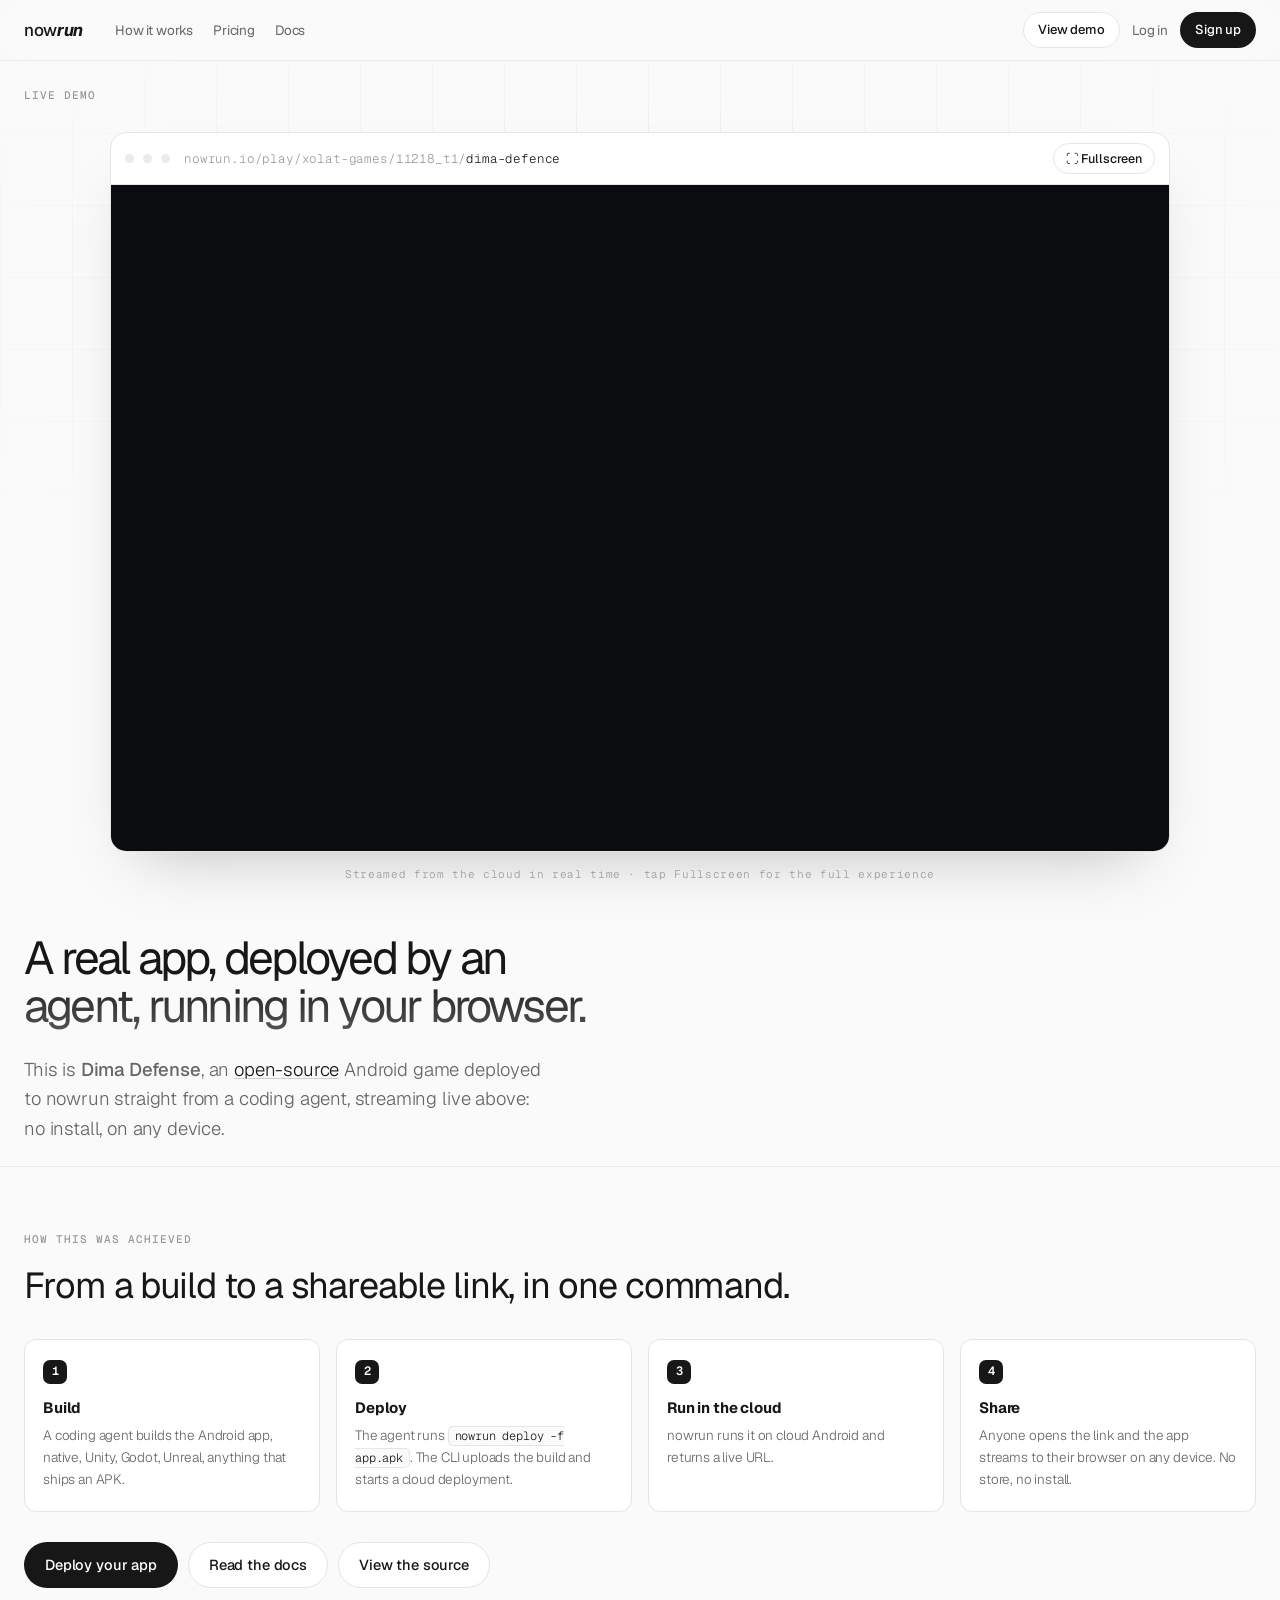
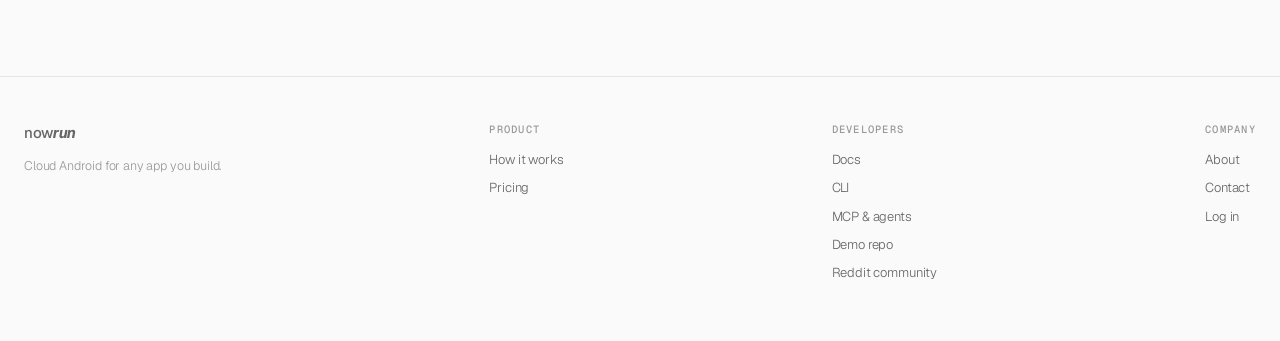
<file: demo.html>
<!doctype html>
<html lang="en">
<head>
<meta charset="utf-8">
<meta name="viewport" content="width=device-width,initial-scale=1">
<meta name="color-scheme" content="light">
<meta name="theme-color" content="#fafafa">
<meta name="robots" content="noindex">
<meta name="description" content="Watch a live demo: Dima Defense, an open-source Android game deployed to nowrun by a coding agent, streaming in your browser.">
<title>nowrun · Live demo</title>
<link rel="icon" href='data:image/svg+xml,<svg xmlns="http://www.w3.org/2000/svg" viewBox="0 0 12 12"><rect width="12" height="12" rx="3" fill="%23171717"/><text x="6.4" y="9" font-family="system-ui" font-size="8.6" font-weight="700" fill="white" text-anchor="middle" transform="skewX(-8)">n</text></svg>'>
<style>
  @font-face{font-family:'Geist';font-style:normal;font-weight:100 900;font-display:swap;src:url([data-uri]) format('woff2')}
  @font-face{font-family:'Geist Mono';font-style:normal;font-weight:100 900;font-display:swap;src:url([data-uri]) format('woff2')}
  :root{
    --bg:#fafafa; --card:#ffffff; --ink:#171717; --tx:#444444; --lo:#666666; --lo-2:#999999;
    --line:#e5e5e5; --line-2:#ebebeb;
    --sans:'Geist',system-ui,-apple-system,"Segoe UI",Roboto,Helvetica,Arial,sans-serif;
    --mono:'Geist Mono',ui-monospace,"SF Mono",Menlo,Consolas,monospace;
  }
  *{box-sizing:border-box}
  html{scroll-behavior:smooth}
  body{margin:0;background:var(--bg);color:var(--tx);font-family:var(--sans);line-height:1.55;
    font-weight:300;letter-spacing:-.01em;
    -webkit-font-smoothing:antialiased;text-rendering:optimizeLegibility;overflow-x:clip;}
  .wrap{max-width:1500px;margin:0 auto;padding:0 24px}
  a{color:inherit;text-decoration:none}
  ::selection{background:#171717;color:#fff}
  svg{display:block}

  .micro{font-family:var(--mono);font-size:11px;letter-spacing:.09em;text-transform:uppercase;
    font-weight:500;color:var(--lo-2)}

  .btn{display:inline-flex;align-items:center;gap:7px;font-family:var(--sans);font-weight:500;font-size:14px;
    padding:10px 18px;border-radius:999px;border:1px solid transparent;cursor:pointer;letter-spacing:-.01em;
    white-space:nowrap;transition:background .14s,border-color .14s,color .14s}
  .btn-dark{background:var(--ink);color:#fff}
  .btn-dark:hover{background:#000}
  .btn-ghost{background:var(--card);border-color:var(--line);color:var(--ink)}
  .btn-ghost:hover{border-color:#bbb}

  /* nav */
  nav{position:sticky;top:0;z-index:50;background:rgba(250,250,250,.85);backdrop-filter:blur(12px);border-bottom:1px solid var(--line-2)}
  .nav-in{display:flex;align-items:center;gap:24px;height:60px}
  .wordmark{display:flex;align-items:center;font-weight:500;font-size:17px;letter-spacing:-.02em;color:var(--ink)}
  .wordmark .run{display:inline-block;transform:skewX(-10deg);font-weight:700}
  .ntile{display:grid;place-items:center;background:var(--ink);border-radius:26%;flex:none}
  .nav-links{display:flex;gap:20px;margin-left:8px;font-size:13.5px;color:var(--lo);font-weight:400}
  .nav-links a:hover{color:var(--ink)}
  .nav-right{margin-left:auto;display:flex;align-items:center;gap:12px}
  .nav-right .signin{font-size:13.5px;color:var(--lo);font-weight:400}
  .nav-right .signin:hover{color:var(--ink)}
  .nav-right .btn{padding:7px 14px;font-size:13px}

  /* hero */
  .hero{position:relative;overflow:hidden}
  .hero::before{content:"";position:absolute;inset:0;pointer-events:none;
    background-image:linear-gradient(rgba(23,23,23,.05) 1px,transparent 1px),
      linear-gradient(90deg,rgba(23,23,23,.05) 1px,transparent 1px);
    background-size:72px 72px;
    -webkit-mask-image:radial-gradient(ellipse 85% 75% at 50% 35%,#000 25%,transparent 72%);
    mask-image:radial-gradient(ellipse 85% 75% at 50% 35%,#000 25%,transparent 72%)}
  /* subtle top grid backdrop (matches the landing hero), non-clipping */
  .gridtop{position:relative}
  .gridtop::before{content:"";position:absolute;left:0;right:0;top:0;height:min(680px,100%);pointer-events:none;z-index:0;
    background-image:linear-gradient(rgba(23,23,23,.05) 1px,transparent 1px),
      linear-gradient(90deg,rgba(23,23,23,.05) 1px,transparent 1px);
    background-size:72px 72px;
    -webkit-mask-image:radial-gradient(ellipse 85% 75% at 50% 35%,#000 25%,transparent 72%);
    mask-image:radial-gradient(ellipse 85% 75% at 50% 35%,#000 25%,transparent 72%)}
  .gridtop>*{position:relative;z-index:1}
  .hero-in{position:relative;display:grid;grid-template-columns:1fr 1fr;gap:56px;align-items:center;padding-top:104px;padding-bottom:112px}
  h1{font-size:clamp(34px,5.6vw,68px);line-height:1.06;letter-spacing:-.06em;font-weight:400;color:var(--ink);
    margin:0;text-wrap:balance;font-variation-settings:'wght' 400;
    background:linear-gradient(180deg,var(--ink) 38%,#6a6a6a 125%);
    -webkit-background-clip:text;background-clip:text;-webkit-text-fill-color:transparent}
  .lede{font-size:16px;color:var(--lo);line-height:1.65;margin:20px 0 0;max-width:44ch}
  .hero-ctas{display:flex;gap:10px;flex-wrap:wrap;margin-top:30px}
  /* vercel-style 3-column hero */
  .hero-v{display:grid;grid-template-columns:1fr auto 1fr;align-items:center;gap:36px;min-height:calc(100dvh - 66px);padding-top:40px;padding-bottom:64px;position:relative}
  .hv-left{justify-self:start}
  .hv-left h1{font-size:clamp(30px,3.7vw,54px)}
  .hv-center{display:flex;justify-content:center}
  .hv-mark{width:min(430px,40vw);height:auto;display:block}
  .hv-glow{transform-box:fill-box;transform-origin:center;animation:hvglow 4.6s ease-in-out infinite}
  @keyframes hvglow{0%,100%{opacity:.6}50%{opacity:1}}
  .hv-right{display:flex;flex-direction:column;gap:15px;justify-self:end}
  .hv-line{font-family:var(--mono);font-size:12px;letter-spacing:.11em;text-transform:uppercase;color:var(--lo);line-height:1.4}
  .hero-side{display:flex;flex-direction:column;align-items:center;gap:34px}
  .pillwrap{position:relative;display:grid;place-items:center;padding:74px 12px}
  .pillwrap::before{content:"";position:absolute;width:min(360px,72vw);height:210px;border-radius:50%;
    background:radial-gradient(ellipse at center,rgba(0,0,0,.09),rgba(0,0,0,.025) 55%,transparent 70%)}
  .hero-pill{position:relative;display:flex;align-items:center;gap:12px;background:var(--card);
    border:1px solid var(--line);border-radius:999px;padding:13px 22px 13px 16px;
    box-shadow:0 16px 34px -16px rgba(0,0,0,.17),0 1px 4px rgba(0,0,0,.05);
    transition:transform .15s,box-shadow .15s;cursor:pointer}
  .hero-pill:hover{transform:translateY(-2px);box-shadow:0 28px 54px -18px rgba(0,0,0,.28),0 2px 6px rgba(0,0,0,.05)}
  .hero-pill .mk{width:26px;height:26px;border-radius:50%;background:var(--ink);display:grid;place-items:center;flex:none}
  .hero-pill .mk svg{width:13px;height:13px}
  .hero-pill .u{font-family:var(--mono);font-size:15px;color:var(--ink);font-weight:500;white-space:nowrap}
  .hero-pill .u .d{color:var(--lo-2)}
  .pill-cap{position:relative;font-family:var(--mono);font-size:11px;letter-spacing:.07em;text-transform:uppercase;
    color:var(--lo-2);margin-top:22px;text-align:center}
  .pill-cap b{color:var(--ink);font-weight:600}
  .hero-note{font-family:var(--mono);font-size:11.5px;letter-spacing:.1em;text-transform:uppercase;
    color:var(--lo);line-height:2.1;align-self:flex-start}

  /* What-is-it: copy + vertical create -> nowrun -> run pipeline */
  .wi-grid{display:grid;grid-template-columns:1.05fr .95fr;gap:52px;align-items:center}
  .wi-gfx{display:flex;justify-content:center}
  .hub{width:100%;max-width:452px;text-align:center;display:flex;flex-direction:column;align-items:center}
  .hub .micro{font-size:11px;color:var(--lo-2)}
  .hub-eng{display:flex;justify-content:center;flex-wrap:wrap;gap:10px;margin-top:18px}
  .etile{width:46px;height:46px;border-radius:12px;background:var(--card);border:1px solid var(--line);
    display:grid;place-items:center;color:var(--ink);box-shadow:0 1px 2px rgba(0,0,0,.035)}
  .etile svg{width:24px;height:24px;display:block}
  .etile.more{color:var(--lo-2);font-family:var(--mono);font-size:15px;letter-spacing:.04em;border-style:dashed}
  .hub-line{width:1.5px;height:30px;background:var(--line);margin-top:22px}
  .hub-core{margin-top:16px}
  .hub-brand{font-weight:500;font-size:38px;letter-spacing:-.025em;color:var(--ink);line-height:1;margin-top:6px}
  .hub-brand .run{display:inline-block;transform:skewX(-10deg);font-weight:700}
  .hub-fan{width:100%;height:76px;margin-top:10px;display:block;overflow:visible}
  .hub-out{width:100%;display:grid;grid-template-columns:repeat(4,1fr);margin-top:8px}
  .dcell{position:relative;display:flex;justify-content:center;cursor:default;transition:transform .16s ease}
  .dcell:hover{transform:translateY(-3px)}
  .dcell svg{width:23px;height:23px;color:var(--lo);transition:color .16s ease}
  .dcell:hover svg{color:var(--ink)}
  .hub-cap{margin-top:18px;letter-spacing:.14em}
  /* hero graphic */
  .hero-gfx-wrap{position:relative;display:grid;place-items:center;width:100%}
  .hero-gfx{width:100%;max-width:660px;height:auto}
  .hbeat{transform-box:fill-box;transform-origin:center;animation:hbeat 2.8s ease-in-out infinite}
  @keyframes hbeat{0%,100%{transform:scale(1)}50%{transform:scale(1.06)}}
  .hlive{animation:hlive 1.9s ease-in-out infinite}
  @keyframes hlive{0%,100%{opacity:.35}50%{opacity:1}}
  .fsub{font-family:var(--mono);font-size:10.5px;letter-spacing:.05em;color:#b3b3b3;margin-top:34px}
  .fsub b{color:#8f8f8f;font-weight:500}

  /* story sections */
  section.story{padding:88px 0;border-top:1px solid var(--line-2)}
  .sec-h{font-size:clamp(25px,3vw,34px);line-height:1.14;letter-spacing:-.06em;font-weight:400;color:var(--ink);
    margin:0;text-wrap:balance;max-width:24ch;font-variation-settings:'wght' 400;
    background:linear-gradient(180deg,var(--ink) 38%,#6a6a6a 125%);
    -webkit-background-clip:text;background-clip:text;-webkit-text-fill-color:transparent}
  .sec-sub{font-size:15.5px;color:var(--lo);max-width:56ch;margin:16px 0 0;line-height:1.65}
  .era{display:grid;grid-template-columns:1fr 1.1fr;margin-top:40px;border:1px solid var(--line);border-radius:12px;overflow:hidden;background:var(--card)}
  .era-col{display:flex;flex-direction:column}
  .era-col.then{border-right:1px solid var(--line-2)}
  .era-cell{padding:16px 22px;border-top:1px solid var(--line-2);font-size:14px}
  .era-cell:first-child{border-top:none;font-family:var(--mono);font-size:10.5px;letter-spacing:.12em;text-transform:uppercase;font-weight:600}
  .era-col.then .era-cell{color:var(--lo)}
  .era-col.then .era-cell:first-child{color:var(--lo-2)}
  .era-col.now .era-cell{color:var(--ink)}
  .story-grid{display:grid;grid-template-columns:1.2fr .8fr;gap:56px;align-items:center;margin-top:44px}
  .story-grid.flip{grid-template-columns:.8fr 1.2fr}
  .aside p{font-size:15.5px;color:var(--lo);line-height:1.68;margin:0;max-width:38ch}
  .aside p b{color:var(--ink);font-weight:520}
  .feats{margin-top:36px;padding-top:30px;border-top:1px solid var(--line-2);max-width:540px}
  .feats .cap{font-family:var(--mono);font-size:11px;letter-spacing:.12em;text-transform:uppercase;color:var(--lo-2);margin-bottom:18px}
  .feats ul{list-style:none;margin:0;padding:0;display:grid;grid-template-columns:1fr 1fr;gap:14px 26px}
  .feats li{display:flex;align-items:center;gap:10px;font-family:var(--sans);font-size:14.5px;letter-spacing:-.005em;color:var(--tx);font-weight:300}
  .feats li svg{flex:none;color:var(--ink)}

  /* cards */
  .panel{background:var(--card);border:1px solid var(--line);border-radius:10px;overflow:hidden;
    box-shadow:0 1px 2px rgba(0,0,0,.03),0 12px 34px -26px rgba(0,0,0,.07)}
  .p-bar{display:flex;align-items:center;gap:6px;padding:11px 14px;border-bottom:1px solid var(--line-2)}
  .pdot{width:9px;height:9px;border-radius:50%;background:#e2e2e2}
  .p-title{margin-left:7px;font-family:var(--mono);font-size:11.5px;color:var(--lo-2)}

  /* terminal (light) */
  .tbody{padding:20px 22px;font-family:var(--mono);font-size:13px;line-height:2.0;color:var(--tx);overflow-x:auto}
  .tline{white-space:pre-wrap;word-break:break-word}
  .tline .p{color:var(--lo-2)}
  .tline .c{color:var(--ink);font-weight:500}
  .tline .o{color:var(--lo)}
  .tline .ok{color:var(--ink);font-weight:600}
  .tline .u{color:var(--ink);font-weight:600;text-decoration:underline;text-underline-offset:3px;text-decoration-color:#c9c9c9}
  .tline .cm{color:#b3b3b3}
  .cursor{display:inline-block;width:8px;height:15px;background:var(--ink);vertical-align:-3px;margin-left:3px;animation:blink 1.1s steps(1) infinite}
  @keyframes blink{50%{opacity:0}}
  .panel.willplay .tline{opacity:0;transform:translateY(5px)}
  .panel.willplay.shown .tline{opacity:1;transform:none;transition:opacity .5s ease,transform .5s ease}

  /* vs table */
  .vs-row{display:grid;grid-template-columns:1fr 1fr}
  .vs-col{padding:22px 22px}
  .vs-col.web{border-right:1px solid var(--line-2);background:#f5f5f5}
  .vs-head{font-family:var(--mono);font-size:11px;letter-spacing:.1em;text-transform:uppercase;font-weight:600;margin-bottom:14px}
  .vs-col.web .vs-head{color:var(--lo-2)} .vs-col.nat .vs-head{color:var(--ink)}
  .vs-col ul{list-style:none;margin:0;padding:0;display:flex;flex-direction:column;gap:11px;font-size:13.5px}
  .vs-col.web li{color:var(--lo-2)} .vs-col.nat li{color:var(--tx)}
  .vs-col li{display:flex;gap:9px;align-items:flex-start;line-height:1.45}
  .vs-col.web li::before{content:"✕";color:#cfcfcf;font-weight:600;flex:none}
  .vs-col.nat li::before{content:"✓";color:var(--ink);font-weight:600;flex:none}

  /* studio mock (light) */
  .st-app{display:flex;align-items:center;gap:12px;padding:15px 16px;border-bottom:1px solid var(--line-2)}
  .st-icon{width:34px;height:34px;border-radius:8px;background:var(--ink);flex:none;display:grid;place-items:center}
  .st-icon svg{width:12px;height:12px}
  .st-icon .ini{color:#fff;font-size:15px;font-weight:600;font-family:var(--sans);font-style:normal}
  .st-name b{display:block;font-size:14.5px;font-weight:600;color:var(--ink);letter-spacing:-.01em}
  .st-name span{font-family:var(--mono);font-size:10.5px;color:var(--lo-2);letter-spacing:.06em}
  .st-live{margin-left:auto;font-family:var(--mono);font-size:10px;font-weight:600;letter-spacing:.1em;color:#fff;
    background:var(--ink);border-radius:999px;padding:4px 11px;display:flex;align-items:center;gap:6px;flex:none}
  .st-live .d{width:5px;height:5px;border-radius:50%;background:#fff;animation:pulse 2s infinite}
  @keyframes pulse{0%,100%{opacity:1}50%{opacity:.35}}
  .st-url{display:flex;align-items:center;gap:10px;padding:12px 16px;border-bottom:1px solid var(--line-2)}
  .st-url .u{font-family:var(--mono);font-size:12.5px;color:var(--ink);flex:1;overflow:hidden;text-overflow:ellipsis;white-space:nowrap}
  .st-url .u .d{color:var(--lo-2)}
  .copybtn{font-family:var(--mono);font-size:10.5px;font-weight:500;background:var(--card);color:var(--tx);border:1px solid var(--line);border-radius:6px;
    padding:6px 11px;cursor:pointer;flex:none;transition:border-color .14s,color .14s}
  .copybtn:hover{border-color:#bbb;color:var(--ink)} .copybtn.done{border-color:var(--ink);color:var(--ink)}
  .viewbtn{font-family:var(--mono);font-size:10.5px;font-weight:600;background:var(--ink);color:#fff;border:none;border-radius:6px;
    padding:7px 12px;cursor:pointer;flex:none;transition:background .14s}
  .viewbtn:hover{background:#000}
  .st-usage{display:grid;grid-template-columns:repeat(3,1fr);gap:18px;padding:13px 16px 15px;border-bottom:1px solid var(--line-2)}
  .st-usage .meter{margin-top:0}
  .st-rows{font-family:var(--mono);font-size:12px}
  .st-row{display:flex;align-items:center;gap:12px;padding:11px 16px;border-top:1px solid var(--line-2);color:var(--tx)}
  .st-row:first-child{border-top:none;color:var(--lo-2);letter-spacing:.08em;text-transform:uppercase;font-size:9.5px}
  .st-row .ver{width:34px;color:var(--ink);font-weight:600}
  .st-row .date{color:var(--lo)}
  .st-row .act{margin-left:auto}
  .st-row .deploy{font-size:10.5px;font-weight:600;color:var(--ink);border:1px solid var(--line);border-radius:6px;padding:4px 11px;background:var(--card)}
  .st-row .lv{font-size:10px;font-weight:600;color:var(--ink);letter-spacing:.08em}
  .copybtn:focus-visible,.viewbtn:focus-visible,.btn:focus-visible,a:focus-visible{outline:2px solid #999;outline-offset:2px}

  /* agents (merged into final) */
  .snipbox{display:inline-flex;align-items:center;gap:9px;font-family:var(--mono);font-size:12.5px;background:var(--card);
    border:1px solid var(--line);border-radius:999px;padding:9px 16px;color:var(--lo)}
  .snipbox .c{color:var(--ink);font-weight:500}
  .snipbox .u{color:var(--ink);font-weight:600}

  /* pricing */
  .pricing{padding:96px 0;border-top:1px solid var(--line-2)}
  .pricing .sub{font-size:15px;color:var(--lo);margin:14px 0 0;max-width:56ch}
  .plans{display:grid;grid-template-columns:repeat(3,1fr);gap:14px;margin-top:44px;align-items:stretch}
  .plan{background:var(--card);border:1px solid var(--line);border-radius:12px;padding:26px 24px;display:flex;flex-direction:column}
  .plan.hot{border-color:var(--ink)}
  .plan .nm{font-size:14px;font-weight:600;color:var(--ink)}
  .plan .pr{font-size:32px;font-weight:600;letter-spacing:-.03em;color:var(--ink);margin-top:8px;font-variant-numeric:tabular-nums}
  .plan .pr small{font-size:13px;font-weight:500;color:var(--lo);letter-spacing:0;margin-left:4px}
  .plan .for{font-size:13px;color:var(--lo);margin-top:5px}
  .plan .btn{margin-top:18px;justify-content:center}
  .plan ul{list-style:none;margin:20px 0 0;padding:18px 0 0;border-top:1px solid var(--line-2);display:flex;flex-direction:column;gap:9px}
  .plan li{font-family:var(--mono);font-size:12px;color:var(--tx);letter-spacing:.02em}
  .plan li b{color:var(--ink);font-weight:600}
  .cardnote{font-family:var(--mono);font-size:11px;color:var(--lo-2);margin-top:18px;letter-spacing:.02em}

  /* footer */
  footer{border-top:1px solid var(--line);padding:44px 0 50px;color:var(--lo)}
  .foot-top{display:flex;justify-content:space-between;gap:32px;flex-wrap:wrap}
  .foot-col h5{font-family:var(--mono);font-size:10.5px;letter-spacing:.12em;text-transform:uppercase;color:var(--lo-2);margin:0 0 13px;font-weight:500}
  .foot-col a{display:block;font-size:13px;color:var(--lo);margin-bottom:8px}
  .foot-col a:hover{color:var(--ink)}
  .foot-note{margin-top:36px;padding-top:20px;border-top:1px solid var(--line-2);font-family:var(--mono);font-size:11px;color:#a3a3a3;line-height:1.8}
  .foot-note b{color:var(--lo);font-weight:500}

  /* ===== app shell: login + dashboard (mock) ===== */
  [hidden]{display:none!important}
  #navOut,#navIn{display:flex;align-items:center;gap:14px}
  .userchip{display:flex;align-items:center;gap:8px;font-size:13.5px;color:var(--ink);font-weight:500}
  .avatar{width:25px;height:25px;border-radius:50%;background:var(--ink);color:#fff;display:grid;place-items:center;font-size:11px;font-weight:600}

  .login{min-height:calc(100vh - 60px);display:grid;place-items:center;padding:48px 0}
  .login-card{width:min(380px,92vw);background:var(--card);border:1px solid var(--line);border-radius:12px;padding:38px 32px;text-align:center;
    box-shadow:0 14px 40px -24px rgba(0,0,0,.12)}
  .login-card .ntile{margin:0 auto}
  .login-card h2{font-size:20px;font-weight:600;letter-spacing:-.02em;color:var(--ink);margin:18px 0 0}
  .login-card p{font-size:13px;color:var(--lo);margin:8px 0 0}
  .login-card .btn{width:100%;justify-content:center;margin-top:10px}
  .login-card .first{margin-top:26px}
  .login-note{font-family:var(--mono);font-size:10.5px;color:var(--lo-2);margin-top:20px;letter-spacing:.04em}

  .dash{padding:38px 0 90px}
  .dash-head{display:flex;align-items:center;gap:14px;margin-bottom:24px}
  .dash-head h2{font-size:22px;font-weight:600;letter-spacing:-.025em;color:var(--ink);margin:0}
  .dash-head .btn{margin-left:auto}
  .dash-grid{display:grid;grid-template-columns:280px 1fr;gap:18px;align-items:start}

  .usage{background:var(--card);border:1px solid var(--line);border-radius:12px;padding:20px}
  .usage h4{font-size:13.5px;font-weight:600;color:var(--ink);margin:0;display:flex;align-items:center}
  .usage .plan{font-family:var(--mono);font-size:9.5px;letter-spacing:.1em;color:var(--lo);border:1px solid var(--line);border-radius:999px;padding:2px 8px;margin-left:8px}
  .meter{margin-top:16px}
  .meter .lbl{display:flex;justify-content:space-between;font-family:var(--mono);font-size:11px;color:var(--lo)}
  .meter .lbl b{color:var(--ink);font-weight:600}
  .meter .bar{height:4px;background:var(--line-2);border-radius:2px;margin-top:7px;overflow:hidden}
  .meter .bar i{display:block;height:100%;background:var(--ink);border-radius:2px}
  .usage .foot{font-family:var(--mono);font-size:10px;color:var(--lo-2);margin-top:18px;line-height:1.7}

  .apps{display:grid;grid-template-columns:repeat(2,1fr);gap:14px}
  .app-card{background:var(--card);border:1px solid var(--line);border-radius:12px;padding:17px;cursor:pointer;
    transition:border-color .14s,box-shadow .14s;text-align:left;font-family:var(--sans)}
  .app-card:hover{border-color:#bbb;box-shadow:0 10px 30px -20px rgba(0,0,0,.16)}
  .app-card .top{display:flex;align-items:center;gap:11px}
  .app-card .nm{font-size:14.5px;font-weight:600;color:var(--ink);letter-spacing:-.01em}
  .app-card .url{font-family:var(--mono);font-size:11.5px;color:var(--lo);margin-top:2px}
  .app-card .meta{display:flex;justify-content:space-between;align-items:center;margin-top:16px;font-family:var(--mono);font-size:10.5px;color:var(--lo-2)}
  .app-card.add{display:grid;place-items:center;min-height:118px;border-style:dashed;color:var(--lo);font-size:13.5px;font-weight:500;background:transparent}
  .app-card.add:hover{color:var(--ink)}
  .mini-live{font-family:var(--mono);font-size:9px;font-weight:600;letter-spacing:.1em;color:#fff;background:var(--ink);border-radius:999px;padding:3px 9px}

  .crumb{font-family:var(--mono);font-size:11.5px;color:var(--lo-2);margin-bottom:18px}
  .crumb a{color:var(--lo)} .crumb a:hover{color:var(--ink)}
  .app-actions{display:flex;align-items:center;gap:16px;margin-top:18px}
  .cli-hint{font-family:var(--mono);font-size:11px;color:var(--lo-2)}
  .cli-hint b{color:var(--lo);font-weight:500}
  .rowbtn{font-family:var(--mono);font-size:10.5px;font-weight:600;border-radius:6px;padding:4px 11px;cursor:pointer;transition:background .14s,border-color .14s}
  .rowbtn.dark{background:var(--ink);color:#fff;border:1px solid var(--ink)} .rowbtn.dark:hover{background:#000}
  .rowbtn.ghost{background:var(--card);color:var(--tx);border:1px solid var(--line)} .rowbtn.ghost:hover{border-color:#bbb;color:var(--ink)}

  .modal-bg{position:fixed;inset:0;background:rgba(23,23,23,.32);display:grid;place-items:center;z-index:100;padding:20px}
  .modal{width:min(480px,94vw);background:var(--card);border:1px solid var(--line);border-radius:12px;padding:26px;
    box-shadow:0 30px 80px -30px rgba(0,0,0,.35);text-align:left}
  .modal .m-head{display:flex;align-items:center;justify-content:space-between}
  .modal h3{font-size:17px;font-weight:600;color:var(--ink);margin:0;letter-spacing:-.02em}
  .modal .x{background:none;border:none;font-size:18px;color:var(--lo-2);cursor:pointer;padding:2px 6px}
  .modal .x:hover{color:var(--ink)}
  .seg{display:flex;gap:8px;margin-top:18px;flex-wrap:wrap}
  .seg button{font-family:var(--mono);font-size:11px;letter-spacing:.03em;padding:7px 12px;border-radius:999px;border:1px solid var(--line);background:var(--card);color:var(--lo);cursor:pointer}
  .seg button.on{border-color:var(--ink);color:var(--ink);font-weight:600}
  .fieldrow{display:grid;grid-template-columns:1fr 1fr;gap:12px}
  .field{margin-top:14px}
  .field label{display:block;font-size:12.5px;font-weight:500;color:var(--ink);margin-bottom:6px}
  .field input,.field textarea{width:100%;font-family:var(--sans);font-size:13.5px;padding:9px 12px;border:1px solid var(--line);border-radius:8px;background:var(--card);color:var(--ink);outline:none;resize:vertical}
  .field input:focus,.field textarea:focus{border-color:#999}
  .field .slugprev{font-family:var(--mono);font-size:11px;color:var(--lo-2);margin-top:7px}
  .field .slugprev b{color:var(--lo);font-weight:500}
  .filebox{margin-top:14px;border:1px dashed var(--line);border-radius:8px;padding:18px;text-align:center;font-size:12.5px;color:var(--lo);cursor:pointer;transition:border-color .14s,color .14s}
  .filebox:hover{border-color:#bbb}
  .filebox.picked{border-color:var(--ink);color:var(--ink);font-weight:500}
  .mono-note{font-family:var(--mono);font-size:10.5px;color:var(--lo-2);margin-top:12px;line-height:1.7}
  .modal .foot{display:flex;justify-content:flex-end;gap:10px;margin-top:22px}

  @media(max-width:940px){.dash-grid{grid-template-columns:1fr}.apps{grid-template-columns:1fr}.fieldrow{grid-template-columns:1fr}}

  .reveal{opacity:0;transform:translateY(8px);transition:opacity .55s ease,transform .55s ease}
  .reveal.in{opacity:1;transform:none}

  @media(max-width:940px){
    .wi-grid{grid-template-columns:1fr;gap:40px}
    .wi-gfx{margin-top:4px}
    .hero-in{grid-template-columns:1fr;gap:40px;padding-top:56px;padding-bottom:64px}
    .hero-v{grid-template-columns:1fr;gap:34px;text-align:center;padding-top:52px;padding-bottom:60px}
    .hv-left,.hv-right{justify-self:center}
    .hv-left h1{font-size:clamp(30px,8vw,46px)}
    .hero-ctas{justify-content:center}
    .hv-right{align-items:center}
    .hv-mark{width:min(400px,86vw)}
    .hero-note{align-self:center;text-align:center}
    .pillwrap{padding:44px 8px}
    .story-grid,.story-grid.flip{grid-template-columns:1fr;gap:32px}
    .nav-links{display:none}
  }
  @media(max-width:680px){
    .era{grid-template-columns:1fr}
    .era-col.then{border-right:none;border-bottom:1px solid var(--line-2)}
    .plans{grid-template-columns:1fr}
    .vs-row{grid-template-columns:1fr}
    .vs-col.web{border-right:none;border-bottom:1px solid var(--line-2)}
    section.story,.pricing{padding:64px 0}
  }
  @media(max-width:560px){
    .wrap{padding:0 20px}
    h1{letter-spacing:-.03em}
    .hero-in{padding-top:44px;padding-bottom:52px}
    .navdemo{display:none}
    .pillwrap{padding:32px 4px}
    .hero-pill{padding:11px 18px 11px 14px}
    .hero-pill .u{font-size:13.5px}
    .st-usage{grid-template-columns:1fr;gap:13px}
    .app-actions{flex-wrap:wrap;gap:10px}
    .dash-head{flex-wrap:wrap}
    .dash-head h2{font-size:20px}
    .dash{padding:28px 0 72px}
    .vs-col,.tbody{padding-left:16px;padding-right:16px}
    .modal{padding:22px 18px}
    section.story,.pricing,.flow{padding:52px 0}
  }
  @media(prefers-reduced-motion:reduce){
    *{animation:none!important;scroll-behavior:auto!important}
    .reveal{opacity:1;transform:none;transition:none}
  }
</style>
<style>
/* ===== typography + spacing pass (bigger / bolder), content unchanged ===== */
h1{font-size:clamp(40px,5.5vw,70px);letter-spacing:-.06em;line-height:1.04}
h1,.sec-h{font-weight:400;font-variation-settings:'wght' 400;
   background:linear-gradient(180deg,var(--ink) 38%,#6a6a6a 125%);
   -webkit-background-clip:text;background-clip:text;-webkit-text-fill-color:transparent}
b,strong{font-weight:500}
.lede{font-size:18.5px;line-height:1.6;margin-top:24px}
.hero-in{padding-top:112px;padding-bottom:120px;gap:64px}
.hero-ctas{margin-top:34px}
.btn{font-size:14.5px;padding:11px 20px}

.sec-h{font-size:clamp(30px,4.1vw,47px);letter-spacing:-.06em;line-height:1.07}
.sec-sub{font-size:17px;line-height:1.6}
.aside p{font-size:16.5px;line-height:1.66}

section.story{padding:110px 0}
.story-grid{margin-top:54px}
.wi-grid{gap:60px}
.era{margin-top:48px}
.hub-brand{font-size:31px}

/* keep the big headings from overflowing their column on mid widths */
@media(max-width:1040px){ h1{font-size:clamp(38px,6vw,58px)} }
</style>
<style>
/* ===== v3: agent terminal in hero + how-it-works steps ===== */
.hero .hero-side{width:100%}
.hero .hero-side #term{width:100%;max-width:560px;border-radius:14px;
  box-shadow:0 34px 64px -36px rgba(0,0,0,.28),0 8px 22px -14px rgba(0,0,0,.1)}
.term-agent .tbody{font-size:13.5px;line-height:1.85;padding:22px 24px}
.term-agent .tline{white-space:pre-wrap;word-break:break-word}
.tline.sp{height:.55em;line-height:.55em}
.tline .bull{color:var(--ink);font-weight:700;margin-right:4px}
.tline.think{color:var(--lo-2);font-style:italic}
.tline .tool{color:var(--ink);font-weight:600}
.tline .cont{color:var(--lo-2);margin-right:2px}
.tline.out{color:var(--lo)}
.tline.uq{color:var(--lo)}
.tline.uq .a{color:var(--ink);font-weight:600}
/* tile hover tooltips */
.etile{position:relative}
.etile::after{content:attr(data-tip);position:absolute;bottom:calc(100% + 9px);left:50%;
  transform:translateX(-50%) translateY(4px);background:var(--ink);color:#fff;font-family:var(--mono);
  font-size:11px;letter-spacing:.02em;white-space:nowrap;padding:5px 9px;border-radius:6px;
  opacity:0;pointer-events:none;transition:opacity .15s ease,transform .15s ease;z-index:5}
.etile::before{content:"";position:absolute;bottom:calc(100% + 4px);left:50%;transform:translateX(-50%);
  border:5px solid transparent;border-top-color:var(--ink);opacity:0;transition:opacity .15s ease;z-index:5}
.etile:hover::after{opacity:1;transform:translateX(-50%) translateY(0)}
.etile:hover::before{opacity:1}
/* device tooltips (above the glyph) */
.dcell::after{content:attr(data-tip);position:absolute;bottom:calc(100% + 9px);left:50%;
  transform:translateX(-50%) translateY(4px);background:var(--ink);color:#fff;font-family:var(--mono);
  font-size:11px;letter-spacing:.02em;white-space:nowrap;padding:5px 9px;border-radius:6px;
  opacity:0;pointer-events:none;transition:opacity .15s ease,transform .15s ease;z-index:5}
.dcell::before{content:"";position:absolute;bottom:calc(100% + 4px);left:50%;transform:translateX(-50%);
  border:5px solid transparent;border-top-color:var(--ink);opacity:0;transition:opacity .15s ease;z-index:5}
.dcell:hover::after{opacity:1;transform:translateX(-50%) translateY(0)}
.dcell:hover::before{opacity:1}
/* new-tab marker on buttons/links */
.btn .ext,.newtab{opacity:.65;flex:none}
a:hover .ext{opacity:1}
/* how-it-works: 3 steps */
.steps{display:grid;grid-template-columns:repeat(3,1fr);gap:52px;margin-top:44px}
.step{position:relative;background:var(--card);border:1px solid var(--line);border-radius:11px;padding:15px 17px;
  display:flex;flex-direction:row;align-items:center;gap:13px;box-shadow:0 1px 2px rgba(0,0,0,.03);
  transition:border-color .16s ease,box-shadow .16s ease,transform .16s ease}
.step:hover{border-color:#cfcfcf;box-shadow:0 14px 32px -26px rgba(0,0,0,.2);transform:translateY(-2px)}
.step-n{width:28px;height:28px;border-radius:50%;background:var(--ink);color:#fff;
  font-family:var(--mono);font-size:12.5px;font-weight:600;display:grid;place-items:center;flex:none;
  box-shadow:0 4px 10px -5px rgba(0,0,0,.4)}
.step-b b{display:block;font-size:13.5px;font-weight:600;color:var(--ink);letter-spacing:-.01em;margin-bottom:3px}
.step-b p{font-size:12.5px;color:var(--lo);line-height:1.45;margin:0}
.step:not(:last-child)::after{content:"⟶";position:absolute;top:50%;right:-26px;transform:translate(50%,-50%);
  font-family:var(--mono);font-size:21px;color:var(--lo-2);line-height:1;z-index:2}
@media(max-width:760px){
  .steps{grid-template-columns:1fr;gap:26px}
  .step:not(:last-child)::after{content:"↓";font-size:17px;top:auto;right:auto;left:50%;bottom:-15px;transform:translate(-50%,50%)}
}
/* setup head: intro left, CLI/MCP clean on the right */
.setup-head{display:grid;grid-template-columns:1.4fr 1fr;gap:52px;align-items:start}
.capsules{display:flex;flex-direction:column;gap:26px;border-left:1px solid var(--line-2);padding-left:44px;margin-top:34px}
.capsule{display:flex;flex-direction:column;gap:9px}
.cap-k{display:flex;align-items:center;gap:9px;font-family:var(--mono);font-size:12px;font-weight:600;
  letter-spacing:.07em;text-transform:uppercase;color:var(--ink)}
.cap-k svg{width:16px;height:16px;color:var(--lo-2)}
.cap-v{font-size:14.5px;color:var(--lo);line-height:1.62;max-width:40ch}
@media(max-width:860px){
  .setup-head{grid-template-columns:1fr;gap:34px}
  .capsules{border-left:none;padding-left:0;margin-top:0;flex-direction:row;flex-wrap:wrap;gap:20px 44px}
  .capsule{flex:1 1 240px}
}
@media(max-width:560px){ .capsules{flex-direction:column;gap:22px} .capsule{flex:none} }
</style>
<style>
/* ===== v3 hero terminal: Claude Code, monochrome ===== */
#term{background:#fff;color:#1c1c1c;border:1px solid #ececec;overflow:hidden;font-family:var(--mono)}
#term .hd{display:flex;align-items:center;gap:11px;padding:14px 18px;background:#fafafa}
#term .cc{width:24px;height:24px;flex:none;color:#171717}
#term .cc svg{width:100%;height:100%;display:block}
#term .ccname{font-weight:700;font-size:13px;letter-spacing:-.01em;color:#111}
#term .ver{font-weight:400;font-size:11.5px;opacity:.6;margin-left:5px}
#term .meta{font-size:11px;margin-top:2px;opacity:.55}
#term .tbar{height:1px;background:#eee}
#term .body{padding:15px 18px 18px;font-size:12.5px;line-height:1.85}
#term .u{margin:2px 0 11px;padding:8px 11px;border-radius:7px;background:#f4f4f4;color:#333;white-space:pre-wrap;word-break:break-word}
#term .u .g{opacity:.5;margin-right:7px}
#term .ln{white-space:pre-wrap;word-break:break-word}
#term .ln .dot{margin-right:9px;color:#111}
#term .ln .tl{font-weight:700;color:#111}
#term .ln .res{color:#8f8f8f}
#term .ln .ok{color:#111;font-weight:600}
#term .lnk{color:#111;text-decoration:underline;text-underline-offset:3px;text-decoration-color:#c4c4c4}
#term .cur{display:inline-block;width:7px;height:13px;background:#111;vertical-align:-2px;margin-left:3px;animation:blink 1.1s steps(1) infinite}
#term.willplay .u,#term.willplay .ln{opacity:0;transform:translateY(4px)}
#term.willplay.shown .u,#term.willplay.shown .ln{opacity:1;transform:none;transition:opacity .5s ease,transform .5s ease}
</style>
</head>
<body>

<nav>
  <div class="wrap nav-in">
    <a class="wordmark" href="index.html"><span>now<span class="run">run</span></span></a>
    <div class="nav-links">
      <a href="index.html#deploy">How it works</a><a href="pricing.html">Pricing</a><a href="https://docs.nowrun.io" target="_blank" rel="noopener">Docs</a>
    </div>
    <div class="nav-right">
      <a href="demo.html" class="btn btn-ghost navdemo">View demo</a>
      <span id="authCta" style="display:inline-flex;align-items:center;gap:12px;position:relative"><a href="console.html" class="signin">Log in</a>
      <a href="console.html" class="btn btn-dark">Sign up</a></span>
    </div>
  </div>
</nav>

<!-- DEMO -->
<style>
  .demo-wrap{padding-top:26px;padding-bottom:22px}
  .demo-frame{max-width:1060px;margin:28px auto 0;border:1px solid var(--line);border-radius:16px;overflow:hidden;background:var(--card);box-shadow:0 30px 60px -30px rgba(0,0,0,.25)}
  .demo-bar{display:flex;align-items:center;gap:9px;padding:10px 14px;border-bottom:1px solid var(--line)}
  .demo-bar .dot{width:9px;height:9px;border-radius:50%;background:var(--line-2);flex:none}
  .demo-bar .u{font-family:var(--mono);font-size:12.5px;color:var(--ink);overflow:hidden;text-overflow:ellipsis;white-space:nowrap;min-width:0;margin-left:5px}
  .demo-bar .u .d{color:var(--lo-2)}
  .demo-bar .btn{margin-left:auto;padding:6px 12px;font-size:12.5px;flex:none}
  .demo-embed{position:relative;width:100%;height:min(74vh,720px);background:#0b0c0f}
  .demo-embed iframe{position:absolute;inset:0;width:100%;height:100%;border:0;display:block}
  .demo-note{font-family:var(--mono);font-size:11px;letter-spacing:.06em;color:var(--lo-2);text-align:center;margin-top:14px}
  .how{padding:64px 0 88px;border-top:1px solid var(--line-2)}
  .how-steps{display:grid;grid-template-columns:repeat(auto-fit,minmax(212px,1fr));gap:16px;margin-top:26px}
  .how-step{border:1px solid var(--line);border-radius:12px;padding:18px 18px 20px;background:var(--card)}
  .how-step .n{display:inline-grid;place-items:center;width:24px;height:24px;border-radius:7px;background:var(--ink);color:#fff;font-family:var(--mono);font-size:12px;font-weight:600}
  .how-step h3{font-size:15px;margin:12px 0 6px;color:var(--ink);letter-spacing:-.01em}
  .how-step p{font-size:13.5px;color:var(--lo);margin:0;line-height:1.62}
  .how-step code{font-family:var(--mono);font-size:12px;background:var(--bg);border:1px solid var(--line);padding:1px 6px;border-radius:5px;color:var(--ink)}
</style>

<section class="gridtop">
  <div class="wrap demo-wrap">
    <div class="micro">Live demo</div>

    <div class="demo-frame">
      <div class="demo-bar">
        <span class="dot"></span><span class="dot"></span><span class="dot"></span>
        <span class="u"><span class="d">nowrun.io/play/xolat-games/11218_t1/</span>dima-defence</span>
        <button class="btn btn-ghost" type="button" onclick="var f=document.getElementById('demoFrame');(f.requestFullscreen||f.webkitRequestFullscreen||f.msRequestFullscreen).call(f)">&#9974; Fullscreen</button>
      </div>
      <div class="demo-embed">
        <iframe id="demoFrame"
          src="https://nowrun.io/play/xolat-games/11218_t1/dima-defence"
          title="nowrun live demo, Dima Defense"
          allow="fullscreen; autoplay; clipboard-read; clipboard-write; gamepad; accelerometer; gyroscope"
          allowfullscreen loading="lazy" referrerpolicy="no-referrer-when-downgrade"></iframe>
      </div>
    </div>
    <div class="demo-note">Streamed from the cloud in real time &middot; tap Fullscreen for the full experience</div>

    <h1 style="font-size:clamp(28px,4.2vw,46px);max-width:20ch;margin-top:52px">A real app, deployed by an agent, running in your browser.</h1>
    <p class="lede">This is <b>Dima Defense</b>, an <a href="https://codeberg.org/xolatgames/Dima-Defense" style="color:var(--ink);text-decoration:underline;text-underline-offset:2px;text-decoration-color:#cfcfcf">open-source</a> Android game deployed to nowrun straight from a coding agent, streaming live above: no install, on any device.</p>
  </div>
</section>

<section class="how">
  <div class="wrap">
    <div class="micro">How this was achieved</div>
    <h2 style="font-size:clamp(24px,3.4vw,36px);letter-spacing:-.03em;font-weight:400;color:var(--ink);margin:10px 0 0">From a build to a shareable link, in one command.</h2>
    <div class="how-steps">
      <div class="how-step"><span class="n">1</span><h3>Build</h3><p>A coding agent builds the Android app, native, Unity, Godot, Unreal, anything that ships an APK.</p></div>
      <div class="how-step"><span class="n">2</span><h3>Deploy</h3><p>The agent runs <code>nowrun deploy -f app.apk</code>. The CLI uploads the build and starts a cloud deployment.</p></div>
      <div class="how-step"><span class="n">3</span><h3>Run in the cloud</h3><p>nowrun runs it on cloud Android and returns a live URL.</p></div>
      <div class="how-step"><span class="n">4</span><h3>Share</h3><p>Anyone opens the link and the app streams to their browser on any device. No store, no install.</p></div>
    </div>
    <div class="hero-ctas" style="margin-top:30px">
      <a href="console.html" class="btn btn-dark">Deploy your app</a>
      <a href="https://docs.nowrun.io" target="_blank" rel="noopener" class="btn btn-ghost">Read the docs</a>
      <a href="https://codeberg.org/xolatgames/Dima-Defense" class="btn btn-ghost">View the source</a>
    </div>
  </div>
</section>

<footer>
  <div class="wrap">
    <div class="foot-top">
      <div class="foot-col" style="max-width:230px">
        <a class="wordmark" href="index.html" style="font-size:15px"><span>now<span class="run">run</span></span></a>
        <p style="font-size:12.5px;color:var(--lo-2);margin:12px 0 0;line-height:1.6">Cloud Android for any app you build.</p>
      </div>
      <div class="foot-col"><h5>Product</h5><a href="index.html#deploy">How it works</a><a href="pricing.html">Pricing</a></div>
      <div class="foot-col"><h5>Developers</h5><a href="https://docs.nowrun.io" target="_blank" rel="noopener">Docs</a><a href="#">CLI</a><a href="#">MCP &amp; agents</a><a href="demo.html">Demo repo</a><a href="#">Reddit community</a></div>
      <div class="foot-col"><h5>Company</h5><a href="#">About</a><a href="#">Contact</a><a href="console.html">Log in</a></div>
    </div>
  </div>
</footer>

<script>
  var els=document.querySelectorAll(".reveal");
  if("IntersectionObserver" in window){
    var io=new IntersectionObserver(function(es){es.forEach(function(e){if(e.isIntersecting){e.target.classList.add("in");io.unobserve(e.target)}})},{threshold:.12});
    els.forEach(function(el){io.observe(el)});
  } else { els.forEach(function(el){el.classList.add("in")}); }
</script>

<script>
/* Auth-aware nav: if a dashboard session token exists (same origin, saved under
   /console), swap Log in / Sign up for an account dropdown (name -> Open dashboard + Log out). */
(function(){
  var cta=document.getElementById('authCta');
  if(!cta) return;
  var token=null; try{ token=localStorage.getItem('token'); }catch(e){}
  if(!token) return;
  function claims(t){ try{ var p=t.split('.')[1]; p+='='.repeat((4-p.length%4)%4); return JSON.parse(atob(p.replace(/-/g,'+').replace(/_/g,'/'))); }catch(e){ return {}; } }
  function displayName(c){
    var full=[c.first_name,c.last_name].filter(Boolean).join(' ').trim()||c.name||c.full_name||c.display_name||'';
    if(full) return full;
    var email=(c.email||c.user_email||''), local=email.split('@')[0]||'';
    if(!local) return 'Account';
    return local.split(/[._-]+/).filter(Boolean).map(function(w){ return w.charAt(0).toUpperCase()+w.slice(1); }).join(' ');
  }
  function esc(s){ return String(s).replace(/[&<>"]/g,function(ch){ return {'&':'&amp;','<':'&lt;','>':'&gt;','"':'&quot;'}[ch]; }); }
  var c=claims(token), name=displayName(c), email=(c.email||c.user_email||'');
  var ip=name.trim().split(/\s+/).filter(Boolean), initials=((ip[0]||'?')[0]+((ip[1]||'')[0]||'')).toUpperCase();

  if(!document.getElementById('nu-style')){
    var st=document.createElement('style'); st.id='nu-style';
    st.textContent=`
    .nu-btn{display:inline-flex;align-items:center;gap:8px;border:1px solid var(--line);border-radius:999px;padding:4px 10px 4px 4px;background:var(--card);cursor:pointer;font-family:var(--sans);line-height:1;transition:background .15s}
    .nu-btn:hover{background:rgba(0,0,0,.05)}
    .nu-av{width:26px;height:26px;border-radius:50%;background:var(--ink);color:#fff;display:grid;place-items:center;font-size:11px;font-weight:700;flex:none}
    .nu-nm{font-size:13.5px;color:var(--ink);font-weight:500;max-width:160px;overflow:hidden;text-overflow:ellipsis;white-space:nowrap}
    .nu-cv{color:var(--lo-2);transition:transform .15s;flex:none}
    .nu-btn[aria-expanded="true"] .nu-cv{transform:rotate(180deg)}
    .nu-menu{position:absolute;right:0;top:calc(100% + 8px);width:236px;max-width:calc(100vw - 24px);background:var(--card);border:1px solid var(--line);border-radius:14px;box-shadow:0 16px 44px -16px rgba(0,0,0,.3);padding:6px;z-index:80;font-family:var(--sans)}
    .nu-menu[hidden]{display:none}
    .nu-head{padding:8px 10px}
    .nu-head .h{font-size:13.5px;font-weight:600;color:var(--ink);overflow:hidden;text-overflow:ellipsis;white-space:nowrap}
    .nu-head .s{font-size:12px;color:var(--lo);overflow:hidden;text-overflow:ellipsis;white-space:nowrap;margin-top:1px}
    .nu-sep{height:1px;background:var(--line);margin:4px 6px}
    .nu-item{display:flex;width:100%;box-sizing:border-box;align-items:center;gap:10px;padding:8px 10px;border-radius:9px;font-size:13.5px;color:var(--lo);text-decoration:none;background:none;border:0;cursor:pointer;text-align:left;font-family:var(--sans);transition:background .12s,color .12s}
    .nu-item:hover{background:rgba(0,0,0,.05);color:var(--ink)}
    .nu-item svg{color:var(--lo-2);flex:none}
    /* small phones: collapse trigger to avatar+caret; name still in the menu header */
    @media(max-width:430px){.nu-nm{display:none}.nu-btn{padding:4px}}`;
    document.head.appendChild(st);
  }

  var caret='<svg class="nu-cv" width="13" height="13" viewBox="0 0 24 24" fill="none" stroke="currentColor" stroke-width="2" stroke-linecap="round" stroke-linejoin="round"><path d="M6 9l6 6 6-6"/></svg>';
  var dash='<svg width="15" height="15" viewBox="0 0 24 24" fill="none" stroke="currentColor" stroke-width="2" stroke-linecap="round" stroke-linejoin="round"><rect x="3" y="3" width="7" height="7" rx="1"/><rect x="14" y="3" width="7" height="7" rx="1"/><rect x="14" y="14" width="7" height="7" rx="1"/><rect x="3" y="14" width="7" height="7" rx="1"/></svg>';
  var lout='<svg width="15" height="15" viewBox="0 0 24 24" fill="none" stroke="currentColor" stroke-width="2" stroke-linecap="round" stroke-linejoin="round"><path d="M9 21H5a2 2 0 0 1-2-2V5a2 2 0 0 1 2-2h4"/><polyline points="16 17 21 12 16 7"/><line x1="21" y1="12" x2="9" y2="12"/></svg>';

  cta.innerHTML=
    '<button class="nu-btn" id="nuBtn" type="button" aria-haspopup="menu" aria-expanded="false">'
      +'<span class="nu-av">'+esc(initials)+'</span>'
      +'<span class="nu-nm">'+esc(name)+'</span>'+caret
    +'</button>'
    +'<div class="nu-menu" id="nuMenu" role="menu" hidden>'
      +'<div class="nu-head"><div class="h">'+esc(name)+'</div>'+(email?'<div class="s">'+esc(email)+'</div>':'')+'</div>'
      +'<div class="nu-sep"></div>'
      +'<a class="nu-item" role="menuitem" href="console.html">'+dash+' Open dashboard</a>'
      +'<button class="nu-item" role="menuitem" type="button" id="nuLogout">'+lout+' Log out</button>'
    +'</div>';

  var btn=document.getElementById('nuBtn'), menu=document.getElementById('nuMenu');
  function setOpen(o){ menu.hidden=!o; btn.setAttribute('aria-expanded', o?'true':'false'); }
  btn.addEventListener('click', function(e){ e.stopPropagation(); setOpen(menu.hidden); });
  document.addEventListener('click', function(e){ if(!cta.contains(e.target)) setOpen(false); });
  document.addEventListener('keydown', function(e){ if(e.key==='Escape') setOpen(false); });
  document.getElementById('nuLogout').addEventListener('click', function(e){
    e.preventDefault();
    try{ localStorage.removeItem('token'); localStorage.removeItem('nowrun_company_id'); }catch(e){}
    location.reload();
  });
})();
</script>
</body>
</html>
</file>
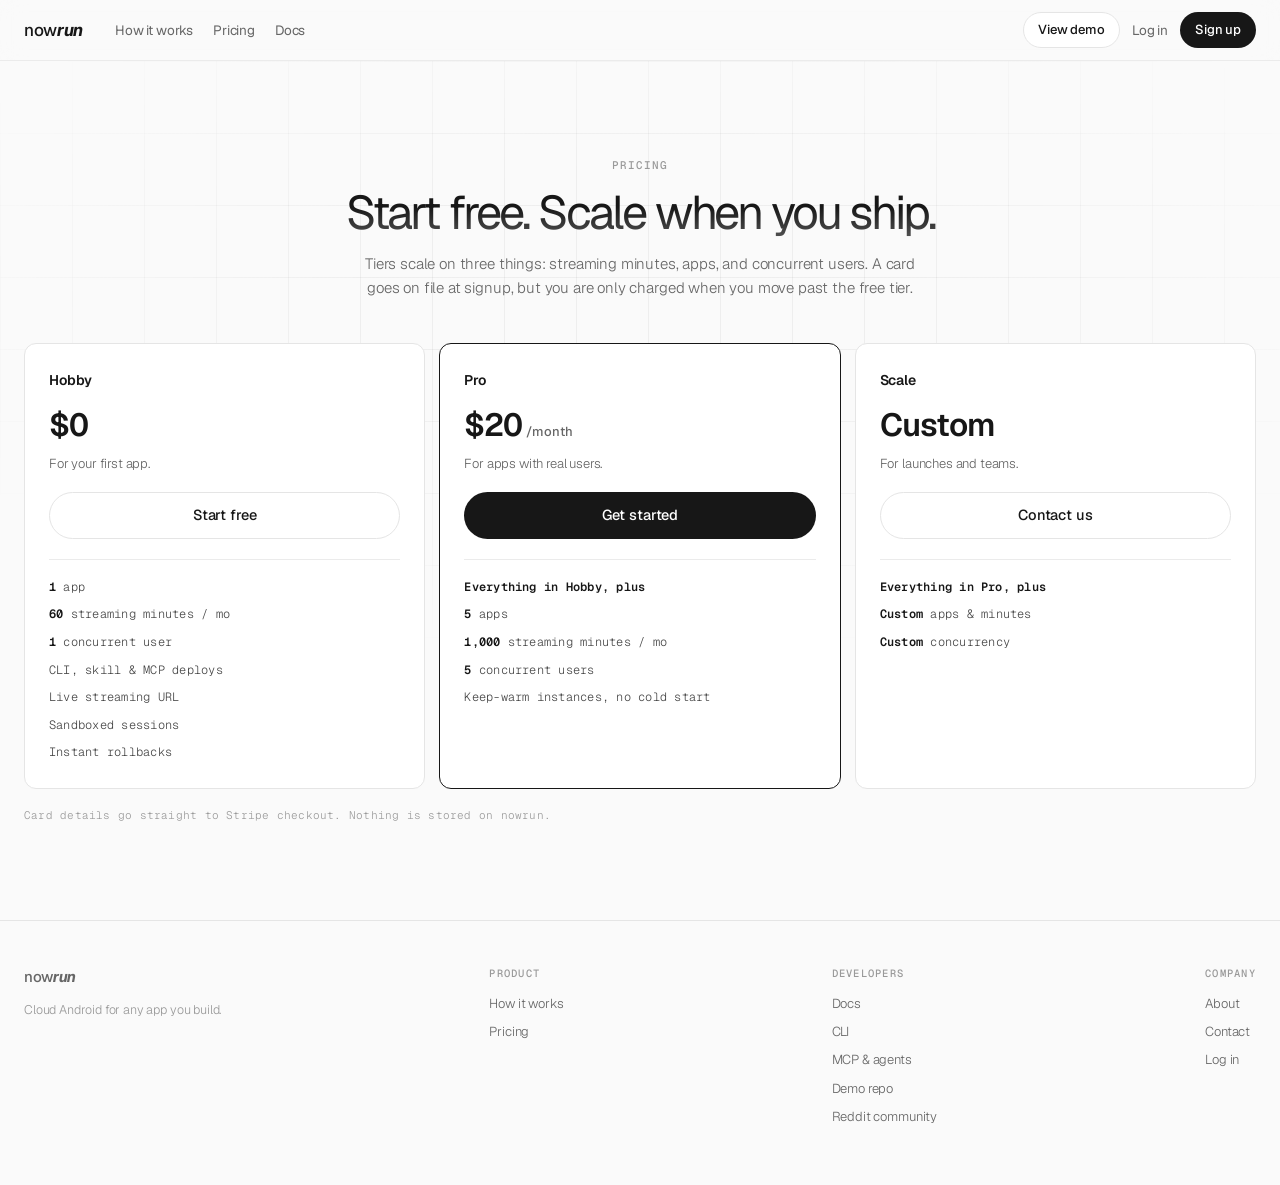
<file: pricing.html>
<!doctype html>
<html lang="en">
<head>
<meta charset="utf-8">
<meta name="viewport" content="width=device-width,initial-scale=1">
<meta name="color-scheme" content="light">
<meta name="theme-color" content="#fafafa">
<meta name="robots" content="noindex">
<meta name="description" content="nowrun pricing. Internal concept mock.">
<title>nowrun · Pricing</title>
<link rel="icon" href='data:image/svg+xml,<svg xmlns="http://www.w3.org/2000/svg" viewBox="0 0 12 12"><rect width="12" height="12" rx="3" fill="%23171717"/><text x="6.4" y="9" font-family="system-ui" font-size="8.6" font-weight="700" fill="white" text-anchor="middle" transform="skewX(-8)">n</text></svg>'>
<style>
  @font-face{font-family:'Geist';font-style:normal;font-weight:100 900;font-display:swap;src:url([data-uri]) format('woff2')}
  @font-face{font-family:'Geist Mono';font-style:normal;font-weight:100 900;font-display:swap;src:url([data-uri]) format('woff2')}
  :root{
    --bg:#fafafa; --card:#ffffff; --ink:#171717; --tx:#444444; --lo:#666666; --lo-2:#999999;
    --line:#e5e5e5; --line-2:#ebebeb;
    --sans:'Geist',system-ui,-apple-system,"Segoe UI",Roboto,Helvetica,Arial,sans-serif;
    --mono:'Geist Mono',ui-monospace,"SF Mono",Menlo,Consolas,monospace;
  }
  *{box-sizing:border-box}
  html{scroll-behavior:smooth}
  body{margin:0;background:var(--bg);color:var(--tx);font-family:var(--sans);line-height:1.55;
    font-weight:300;letter-spacing:-.01em;
    -webkit-font-smoothing:antialiased;text-rendering:optimizeLegibility;overflow-x:clip;}
  .wrap{max-width:1500px;margin:0 auto;padding:0 24px}
  a{color:inherit;text-decoration:none}
  ::selection{background:#171717;color:#fff}
  svg{display:block}

  .micro{font-family:var(--mono);font-size:11px;letter-spacing:.09em;text-transform:uppercase;
    font-weight:500;color:var(--lo-2)}

  .btn{display:inline-flex;align-items:center;gap:7px;font-family:var(--sans);font-weight:500;font-size:14px;
    padding:10px 18px;border-radius:999px;border:1px solid transparent;cursor:pointer;letter-spacing:-.01em;
    white-space:nowrap;transition:background .14s,border-color .14s,color .14s}
  .btn-dark{background:var(--ink);color:#fff}
  .btn-dark:hover{background:#000}
  .btn-ghost{background:var(--card);border-color:var(--line);color:var(--ink)}
  .btn-ghost:hover{border-color:#bbb}

  /* nav */
  nav{position:sticky;top:0;z-index:50;background:rgba(250,250,250,.85);backdrop-filter:blur(12px);border-bottom:1px solid var(--line-2)}
  .nav-in{display:flex;align-items:center;gap:24px;height:60px}
  .wordmark{display:flex;align-items:center;font-weight:500;font-size:17px;letter-spacing:-.02em;color:var(--ink)}
  .wordmark .run{display:inline-block;transform:skewX(-10deg);font-weight:700}
  .ntile{display:grid;place-items:center;background:var(--ink);border-radius:26%;flex:none}
  .nav-links{display:flex;gap:20px;margin-left:8px;font-size:13.5px;color:var(--lo);font-weight:400}
  .nav-links a:hover{color:var(--ink)}
  .nav-right{margin-left:auto;display:flex;align-items:center;gap:12px}
  .nav-right .signin{font-size:13.5px;color:var(--lo);font-weight:400}
  .nav-right .signin:hover{color:var(--ink)}
  .nav-right .btn{padding:7px 14px;font-size:13px}

  /* hero */
  .hero{position:relative;overflow:hidden}
  .hero::before{content:"";position:absolute;inset:0;pointer-events:none;
    background-image:linear-gradient(rgba(23,23,23,.05) 1px,transparent 1px),
      linear-gradient(90deg,rgba(23,23,23,.05) 1px,transparent 1px);
    background-size:72px 72px;
    -webkit-mask-image:radial-gradient(ellipse 85% 75% at 50% 35%,#000 25%,transparent 72%);
    mask-image:radial-gradient(ellipse 85% 75% at 50% 35%,#000 25%,transparent 72%)}
  /* subtle top grid backdrop (matches the landing hero), non-clipping */
  .gridtop{position:relative}
  .gridtop::before{content:"";position:absolute;left:0;right:0;top:0;height:min(680px,100%);pointer-events:none;z-index:0;
    background-image:linear-gradient(rgba(23,23,23,.05) 1px,transparent 1px),
      linear-gradient(90deg,rgba(23,23,23,.05) 1px,transparent 1px);
    background-size:72px 72px;
    -webkit-mask-image:radial-gradient(ellipse 85% 75% at 50% 35%,#000 25%,transparent 72%);
    mask-image:radial-gradient(ellipse 85% 75% at 50% 35%,#000 25%,transparent 72%)}
  .gridtop>*{position:relative;z-index:1}
  .hero-in{position:relative;display:grid;grid-template-columns:1fr 1fr;gap:56px;align-items:center;padding-top:104px;padding-bottom:112px}
  h1{font-size:clamp(34px,5.6vw,68px);line-height:1.06;letter-spacing:-.06em;font-weight:400;color:var(--ink);
    margin:0;text-wrap:balance;font-variation-settings:'wght' 400;
    background:linear-gradient(180deg,var(--ink) 38%,#6a6a6a 125%);
    -webkit-background-clip:text;background-clip:text;-webkit-text-fill-color:transparent}
  .lede{font-size:16px;color:var(--lo);line-height:1.65;margin:20px 0 0;max-width:44ch}
  .hero-ctas{display:flex;gap:10px;flex-wrap:wrap;margin-top:30px}
  /* vercel-style 3-column hero */
  .hero-v{display:grid;grid-template-columns:1fr auto 1fr;align-items:center;gap:36px;min-height:calc(100dvh - 66px);padding-top:40px;padding-bottom:64px;position:relative}
  .hv-left{justify-self:start}
  .hv-left h1{font-size:clamp(30px,3.7vw,54px)}
  .hv-center{display:flex;justify-content:center}
  .hv-mark{width:min(430px,40vw);height:auto;display:block}
  .hv-glow{transform-box:fill-box;transform-origin:center;animation:hvglow 4.6s ease-in-out infinite}
  @keyframes hvglow{0%,100%{opacity:.6}50%{opacity:1}}
  .hv-right{display:flex;flex-direction:column;gap:15px;justify-self:end}
  .hv-line{font-family:var(--mono);font-size:12px;letter-spacing:.11em;text-transform:uppercase;color:var(--lo);line-height:1.4}
  .hero-side{display:flex;flex-direction:column;align-items:center;gap:34px}
  .pillwrap{position:relative;display:grid;place-items:center;padding:74px 12px}
  .pillwrap::before{content:"";position:absolute;width:min(360px,72vw);height:210px;border-radius:50%;
    background:radial-gradient(ellipse at center,rgba(0,0,0,.09),rgba(0,0,0,.025) 55%,transparent 70%)}
  .hero-pill{position:relative;display:flex;align-items:center;gap:12px;background:var(--card);
    border:1px solid var(--line);border-radius:999px;padding:13px 22px 13px 16px;
    box-shadow:0 16px 34px -16px rgba(0,0,0,.17),0 1px 4px rgba(0,0,0,.05);
    transition:transform .15s,box-shadow .15s;cursor:pointer}
  .hero-pill:hover{transform:translateY(-2px);box-shadow:0 28px 54px -18px rgba(0,0,0,.28),0 2px 6px rgba(0,0,0,.05)}
  .hero-pill .mk{width:26px;height:26px;border-radius:50%;background:var(--ink);display:grid;place-items:center;flex:none}
  .hero-pill .mk svg{width:13px;height:13px}
  .hero-pill .u{font-family:var(--mono);font-size:15px;color:var(--ink);font-weight:500;white-space:nowrap}
  .hero-pill .u .d{color:var(--lo-2)}
  .pill-cap{position:relative;font-family:var(--mono);font-size:11px;letter-spacing:.07em;text-transform:uppercase;
    color:var(--lo-2);margin-top:22px;text-align:center}
  .pill-cap b{color:var(--ink);font-weight:600}
  .hero-note{font-family:var(--mono);font-size:11.5px;letter-spacing:.1em;text-transform:uppercase;
    color:var(--lo);line-height:2.1;align-self:flex-start}

  /* What-is-it: copy + vertical create -> nowrun -> run pipeline */
  .wi-grid{display:grid;grid-template-columns:1.05fr .95fr;gap:52px;align-items:center}
  .wi-gfx{display:flex;justify-content:center}
  .hub{width:100%;max-width:452px;text-align:center;display:flex;flex-direction:column;align-items:center}
  .hub .micro{font-size:11px;color:var(--lo-2)}
  .hub-eng{display:flex;justify-content:center;flex-wrap:wrap;gap:10px;margin-top:18px}
  .etile{width:46px;height:46px;border-radius:12px;background:var(--card);border:1px solid var(--line);
    display:grid;place-items:center;color:var(--ink);box-shadow:0 1px 2px rgba(0,0,0,.035)}
  .etile svg{width:24px;height:24px;display:block}
  .etile.more{color:var(--lo-2);font-family:var(--mono);font-size:15px;letter-spacing:.04em;border-style:dashed}
  .hub-line{width:1.5px;height:30px;background:var(--line);margin-top:22px}
  .hub-core{margin-top:16px}
  .hub-brand{font-weight:500;font-size:38px;letter-spacing:-.025em;color:var(--ink);line-height:1;margin-top:6px}
  .hub-brand .run{display:inline-block;transform:skewX(-10deg);font-weight:700}
  .hub-fan{width:100%;height:76px;margin-top:10px;display:block;overflow:visible}
  .hub-out{width:100%;display:grid;grid-template-columns:repeat(4,1fr);margin-top:8px}
  .dcell{position:relative;display:flex;justify-content:center;cursor:default;transition:transform .16s ease}
  .dcell:hover{transform:translateY(-3px)}
  .dcell svg{width:23px;height:23px;color:var(--lo);transition:color .16s ease}
  .dcell:hover svg{color:var(--ink)}
  .hub-cap{margin-top:18px;letter-spacing:.14em}
  /* hero graphic */
  .hero-gfx-wrap{position:relative;display:grid;place-items:center;width:100%}
  .hero-gfx{width:100%;max-width:660px;height:auto}
  .hbeat{transform-box:fill-box;transform-origin:center;animation:hbeat 2.8s ease-in-out infinite}
  @keyframes hbeat{0%,100%{transform:scale(1)}50%{transform:scale(1.06)}}
  .hlive{animation:hlive 1.9s ease-in-out infinite}
  @keyframes hlive{0%,100%{opacity:.35}50%{opacity:1}}
  .fsub{font-family:var(--mono);font-size:10.5px;letter-spacing:.05em;color:#b3b3b3;margin-top:34px}
  .fsub b{color:#8f8f8f;font-weight:500}

  /* story sections */
  section.story{padding:88px 0;border-top:1px solid var(--line-2)}
  .sec-h{font-size:clamp(25px,3vw,34px);line-height:1.14;letter-spacing:-.06em;font-weight:400;color:var(--ink);
    margin:0;text-wrap:balance;max-width:24ch;font-variation-settings:'wght' 400;
    background:linear-gradient(180deg,var(--ink) 38%,#6a6a6a 125%);
    -webkit-background-clip:text;background-clip:text;-webkit-text-fill-color:transparent}
  .sec-sub{font-size:15.5px;color:var(--lo);max-width:56ch;margin:16px 0 0;line-height:1.65}
  .era{display:grid;grid-template-columns:1fr 1.1fr;margin-top:40px;border:1px solid var(--line);border-radius:12px;overflow:hidden;background:var(--card)}
  .era-col{display:flex;flex-direction:column}
  .era-col.then{border-right:1px solid var(--line-2)}
  .era-cell{padding:16px 22px;border-top:1px solid var(--line-2);font-size:14px}
  .era-cell:first-child{border-top:none;font-family:var(--mono);font-size:10.5px;letter-spacing:.12em;text-transform:uppercase;font-weight:600}
  .era-col.then .era-cell{color:var(--lo)}
  .era-col.then .era-cell:first-child{color:var(--lo-2)}
  .era-col.now .era-cell{color:var(--ink)}
  .story-grid{display:grid;grid-template-columns:1.2fr .8fr;gap:56px;align-items:center;margin-top:44px}
  .story-grid.flip{grid-template-columns:.8fr 1.2fr}
  .aside p{font-size:15.5px;color:var(--lo);line-height:1.68;margin:0;max-width:38ch}
  .aside p b{color:var(--ink);font-weight:520}
  .feats{margin-top:36px;padding-top:30px;border-top:1px solid var(--line-2);max-width:540px}
  .feats .cap{font-family:var(--mono);font-size:11px;letter-spacing:.12em;text-transform:uppercase;color:var(--lo-2);margin-bottom:18px}
  .feats ul{list-style:none;margin:0;padding:0;display:grid;grid-template-columns:1fr 1fr;gap:14px 26px}
  .feats li{display:flex;align-items:center;gap:10px;font-family:var(--sans);font-size:14.5px;letter-spacing:-.005em;color:var(--tx);font-weight:300}
  .feats li svg{flex:none;color:var(--ink)}

  /* cards */
  .panel{background:var(--card);border:1px solid var(--line);border-radius:10px;overflow:hidden;
    box-shadow:0 1px 2px rgba(0,0,0,.03),0 12px 34px -26px rgba(0,0,0,.07)}
  .p-bar{display:flex;align-items:center;gap:6px;padding:11px 14px;border-bottom:1px solid var(--line-2)}
  .pdot{width:9px;height:9px;border-radius:50%;background:#e2e2e2}
  .p-title{margin-left:7px;font-family:var(--mono);font-size:11.5px;color:var(--lo-2)}

  /* terminal (light) */
  .tbody{padding:20px 22px;font-family:var(--mono);font-size:13px;line-height:2.0;color:var(--tx);overflow-x:auto}
  .tline{white-space:pre-wrap;word-break:break-word}
  .tline .p{color:var(--lo-2)}
  .tline .c{color:var(--ink);font-weight:500}
  .tline .o{color:var(--lo)}
  .tline .ok{color:var(--ink);font-weight:600}
  .tline .u{color:var(--ink);font-weight:600;text-decoration:underline;text-underline-offset:3px;text-decoration-color:#c9c9c9}
  .tline .cm{color:#b3b3b3}
  .cursor{display:inline-block;width:8px;height:15px;background:var(--ink);vertical-align:-3px;margin-left:3px;animation:blink 1.1s steps(1) infinite}
  @keyframes blink{50%{opacity:0}}
  .panel.willplay .tline{opacity:0;transform:translateY(5px)}
  .panel.willplay.shown .tline{opacity:1;transform:none;transition:opacity .5s ease,transform .5s ease}

  /* vs table */
  .vs-row{display:grid;grid-template-columns:1fr 1fr}
  .vs-col{padding:22px 22px}
  .vs-col.web{border-right:1px solid var(--line-2);background:#f5f5f5}
  .vs-head{font-family:var(--mono);font-size:11px;letter-spacing:.1em;text-transform:uppercase;font-weight:600;margin-bottom:14px}
  .vs-col.web .vs-head{color:var(--lo-2)} .vs-col.nat .vs-head{color:var(--ink)}
  .vs-col ul{list-style:none;margin:0;padding:0;display:flex;flex-direction:column;gap:11px;font-size:13.5px}
  .vs-col.web li{color:var(--lo-2)} .vs-col.nat li{color:var(--tx)}
  .vs-col li{display:flex;gap:9px;align-items:flex-start;line-height:1.45}
  .vs-col.web li::before{content:"✕";color:#cfcfcf;font-weight:600;flex:none}
  .vs-col.nat li::before{content:"✓";color:var(--ink);font-weight:600;flex:none}

  /* studio mock (light) */
  .st-app{display:flex;align-items:center;gap:12px;padding:15px 16px;border-bottom:1px solid var(--line-2)}
  .st-icon{width:34px;height:34px;border-radius:8px;background:var(--ink);flex:none;display:grid;place-items:center}
  .st-icon svg{width:12px;height:12px}
  .st-icon .ini{color:#fff;font-size:15px;font-weight:600;font-family:var(--sans);font-style:normal}
  .st-name b{display:block;font-size:14.5px;font-weight:600;color:var(--ink);letter-spacing:-.01em}
  .st-name span{font-family:var(--mono);font-size:10.5px;color:var(--lo-2);letter-spacing:.06em}
  .st-live{margin-left:auto;font-family:var(--mono);font-size:10px;font-weight:600;letter-spacing:.1em;color:#fff;
    background:var(--ink);border-radius:999px;padding:4px 11px;display:flex;align-items:center;gap:6px;flex:none}
  .st-live .d{width:5px;height:5px;border-radius:50%;background:#fff;animation:pulse 2s infinite}
  @keyframes pulse{0%,100%{opacity:1}50%{opacity:.35}}
  .st-url{display:flex;align-items:center;gap:10px;padding:12px 16px;border-bottom:1px solid var(--line-2)}
  .st-url .u{font-family:var(--mono);font-size:12.5px;color:var(--ink);flex:1;overflow:hidden;text-overflow:ellipsis;white-space:nowrap}
  .st-url .u .d{color:var(--lo-2)}
  .copybtn{font-family:var(--mono);font-size:10.5px;font-weight:500;background:var(--card);color:var(--tx);border:1px solid var(--line);border-radius:6px;
    padding:6px 11px;cursor:pointer;flex:none;transition:border-color .14s,color .14s}
  .copybtn:hover{border-color:#bbb;color:var(--ink)} .copybtn.done{border-color:var(--ink);color:var(--ink)}
  .viewbtn{font-family:var(--mono);font-size:10.5px;font-weight:600;background:var(--ink);color:#fff;border:none;border-radius:6px;
    padding:7px 12px;cursor:pointer;flex:none;transition:background .14s}
  .viewbtn:hover{background:#000}
  .st-usage{display:grid;grid-template-columns:repeat(3,1fr);gap:18px;padding:13px 16px 15px;border-bottom:1px solid var(--line-2)}
  .st-usage .meter{margin-top:0}
  .st-rows{font-family:var(--mono);font-size:12px}
  .st-row{display:flex;align-items:center;gap:12px;padding:11px 16px;border-top:1px solid var(--line-2);color:var(--tx)}
  .st-row:first-child{border-top:none;color:var(--lo-2);letter-spacing:.08em;text-transform:uppercase;font-size:9.5px}
  .st-row .ver{width:34px;color:var(--ink);font-weight:600}
  .st-row .date{color:var(--lo)}
  .st-row .act{margin-left:auto}
  .st-row .deploy{font-size:10.5px;font-weight:600;color:var(--ink);border:1px solid var(--line);border-radius:6px;padding:4px 11px;background:var(--card)}
  .st-row .lv{font-size:10px;font-weight:600;color:var(--ink);letter-spacing:.08em}
  .copybtn:focus-visible,.viewbtn:focus-visible,.btn:focus-visible,a:focus-visible{outline:2px solid #999;outline-offset:2px}

  /* agents (merged into final) */
  .snipbox{display:inline-flex;align-items:center;gap:9px;font-family:var(--mono);font-size:12.5px;background:var(--card);
    border:1px solid var(--line);border-radius:999px;padding:9px 16px;color:var(--lo)}
  .snipbox .c{color:var(--ink);font-weight:500}
  .snipbox .u{color:var(--ink);font-weight:600}

  /* pricing */
  .pricing{padding:96px 0;border-top:1px solid var(--line-2)}
  .pricing .sub{font-size:15px;color:var(--lo);margin:14px 0 0;max-width:56ch}
  .plans{display:grid;grid-template-columns:repeat(3,1fr);gap:14px;margin-top:44px;align-items:stretch}
  .plan{background:var(--card);border:1px solid var(--line);border-radius:12px;padding:26px 24px;display:flex;flex-direction:column}
  .plan.hot{border-color:var(--ink)}
  .plan .nm{font-size:14px;font-weight:600;color:var(--ink)}
  .plan .pr{font-size:32px;font-weight:600;letter-spacing:-.03em;color:var(--ink);margin-top:8px;font-variant-numeric:tabular-nums}
  .plan .pr small{font-size:13px;font-weight:500;color:var(--lo);letter-spacing:0;margin-left:4px}
  .plan .for{font-size:13px;color:var(--lo);margin-top:5px}
  .plan .btn{margin-top:18px;justify-content:center}
  .plan ul{list-style:none;margin:20px 0 0;padding:18px 0 0;border-top:1px solid var(--line-2);display:flex;flex-direction:column;gap:9px}
  .plan li{font-family:var(--mono);font-size:12px;color:var(--tx);letter-spacing:.02em}
  .plan li b{color:var(--ink);font-weight:600}
  .cardnote{font-family:var(--mono);font-size:11px;color:var(--lo-2);margin-top:18px;letter-spacing:.02em}

  /* footer */
  footer{border-top:1px solid var(--line);padding:44px 0 50px;color:var(--lo)}
  .foot-top{display:flex;justify-content:space-between;gap:32px;flex-wrap:wrap}
  .foot-col h5{font-family:var(--mono);font-size:10.5px;letter-spacing:.12em;text-transform:uppercase;color:var(--lo-2);margin:0 0 13px;font-weight:500}
  .foot-col a{display:block;font-size:13px;color:var(--lo);margin-bottom:8px}
  .foot-col a:hover{color:var(--ink)}
  .foot-note{margin-top:36px;padding-top:20px;border-top:1px solid var(--line-2);font-family:var(--mono);font-size:11px;color:#a3a3a3;line-height:1.8}
  .foot-note b{color:var(--lo);font-weight:500}

  /* ===== app shell: login + dashboard (mock) ===== */
  [hidden]{display:none!important}
  #navOut,#navIn{display:flex;align-items:center;gap:14px}
  .userchip{display:flex;align-items:center;gap:8px;font-size:13.5px;color:var(--ink);font-weight:500}
  .avatar{width:25px;height:25px;border-radius:50%;background:var(--ink);color:#fff;display:grid;place-items:center;font-size:11px;font-weight:600}

  .login{min-height:calc(100vh - 60px);display:grid;place-items:center;padding:48px 0}
  .login-card{width:min(380px,92vw);background:var(--card);border:1px solid var(--line);border-radius:12px;padding:38px 32px;text-align:center;
    box-shadow:0 14px 40px -24px rgba(0,0,0,.12)}
  .login-card .ntile{margin:0 auto}
  .login-card h2{font-size:20px;font-weight:600;letter-spacing:-.02em;color:var(--ink);margin:18px 0 0}
  .login-card p{font-size:13px;color:var(--lo);margin:8px 0 0}
  .login-card .btn{width:100%;justify-content:center;margin-top:10px}
  .login-card .first{margin-top:26px}
  .login-note{font-family:var(--mono);font-size:10.5px;color:var(--lo-2);margin-top:20px;letter-spacing:.04em}

  .dash{padding:38px 0 90px}
  .dash-head{display:flex;align-items:center;gap:14px;margin-bottom:24px}
  .dash-head h2{font-size:22px;font-weight:600;letter-spacing:-.025em;color:var(--ink);margin:0}
  .dash-head .btn{margin-left:auto}
  .dash-grid{display:grid;grid-template-columns:280px 1fr;gap:18px;align-items:start}

  .usage{background:var(--card);border:1px solid var(--line);border-radius:12px;padding:20px}
  .usage h4{font-size:13.5px;font-weight:600;color:var(--ink);margin:0;display:flex;align-items:center}
  .usage .plan{font-family:var(--mono);font-size:9.5px;letter-spacing:.1em;color:var(--lo);border:1px solid var(--line);border-radius:999px;padding:2px 8px;margin-left:8px}
  .meter{margin-top:16px}
  .meter .lbl{display:flex;justify-content:space-between;font-family:var(--mono);font-size:11px;color:var(--lo)}
  .meter .lbl b{color:var(--ink);font-weight:600}
  .meter .bar{height:4px;background:var(--line-2);border-radius:2px;margin-top:7px;overflow:hidden}
  .meter .bar i{display:block;height:100%;background:var(--ink);border-radius:2px}
  .usage .foot{font-family:var(--mono);font-size:10px;color:var(--lo-2);margin-top:18px;line-height:1.7}

  .apps{display:grid;grid-template-columns:repeat(2,1fr);gap:14px}
  .app-card{background:var(--card);border:1px solid var(--line);border-radius:12px;padding:17px;cursor:pointer;
    transition:border-color .14s,box-shadow .14s;text-align:left;font-family:var(--sans)}
  .app-card:hover{border-color:#bbb;box-shadow:0 10px 30px -20px rgba(0,0,0,.16)}
  .app-card .top{display:flex;align-items:center;gap:11px}
  .app-card .nm{font-size:14.5px;font-weight:600;color:var(--ink);letter-spacing:-.01em}
  .app-card .url{font-family:var(--mono);font-size:11.5px;color:var(--lo);margin-top:2px}
  .app-card .meta{display:flex;justify-content:space-between;align-items:center;margin-top:16px;font-family:var(--mono);font-size:10.5px;color:var(--lo-2)}
  .app-card.add{display:grid;place-items:center;min-height:118px;border-style:dashed;color:var(--lo);font-size:13.5px;font-weight:500;background:transparent}
  .app-card.add:hover{color:var(--ink)}
  .mini-live{font-family:var(--mono);font-size:9px;font-weight:600;letter-spacing:.1em;color:#fff;background:var(--ink);border-radius:999px;padding:3px 9px}

  .crumb{font-family:var(--mono);font-size:11.5px;color:var(--lo-2);margin-bottom:18px}
  .crumb a{color:var(--lo)} .crumb a:hover{color:var(--ink)}
  .app-actions{display:flex;align-items:center;gap:16px;margin-top:18px}
  .cli-hint{font-family:var(--mono);font-size:11px;color:var(--lo-2)}
  .cli-hint b{color:var(--lo);font-weight:500}
  .rowbtn{font-family:var(--mono);font-size:10.5px;font-weight:600;border-radius:6px;padding:4px 11px;cursor:pointer;transition:background .14s,border-color .14s}
  .rowbtn.dark{background:var(--ink);color:#fff;border:1px solid var(--ink)} .rowbtn.dark:hover{background:#000}
  .rowbtn.ghost{background:var(--card);color:var(--tx);border:1px solid var(--line)} .rowbtn.ghost:hover{border-color:#bbb;color:var(--ink)}

  .modal-bg{position:fixed;inset:0;background:rgba(23,23,23,.32);display:grid;place-items:center;z-index:100;padding:20px}
  .modal{width:min(480px,94vw);background:var(--card);border:1px solid var(--line);border-radius:12px;padding:26px;
    box-shadow:0 30px 80px -30px rgba(0,0,0,.35);text-align:left}
  .modal .m-head{display:flex;align-items:center;justify-content:space-between}
  .modal h3{font-size:17px;font-weight:600;color:var(--ink);margin:0;letter-spacing:-.02em}
  .modal .x{background:none;border:none;font-size:18px;color:var(--lo-2);cursor:pointer;padding:2px 6px}
  .modal .x:hover{color:var(--ink)}
  .seg{display:flex;gap:8px;margin-top:18px;flex-wrap:wrap}
  .seg button{font-family:var(--mono);font-size:11px;letter-spacing:.03em;padding:7px 12px;border-radius:999px;border:1px solid var(--line);background:var(--card);color:var(--lo);cursor:pointer}
  .seg button.on{border-color:var(--ink);color:var(--ink);font-weight:600}
  .fieldrow{display:grid;grid-template-columns:1fr 1fr;gap:12px}
  .field{margin-top:14px}
  .field label{display:block;font-size:12.5px;font-weight:500;color:var(--ink);margin-bottom:6px}
  .field input,.field textarea{width:100%;font-family:var(--sans);font-size:13.5px;padding:9px 12px;border:1px solid var(--line);border-radius:8px;background:var(--card);color:var(--ink);outline:none;resize:vertical}
  .field input:focus,.field textarea:focus{border-color:#999}
  .field .slugprev{font-family:var(--mono);font-size:11px;color:var(--lo-2);margin-top:7px}
  .field .slugprev b{color:var(--lo);font-weight:500}
  .filebox{margin-top:14px;border:1px dashed var(--line);border-radius:8px;padding:18px;text-align:center;font-size:12.5px;color:var(--lo);cursor:pointer;transition:border-color .14s,color .14s}
  .filebox:hover{border-color:#bbb}
  .filebox.picked{border-color:var(--ink);color:var(--ink);font-weight:500}
  .mono-note{font-family:var(--mono);font-size:10.5px;color:var(--lo-2);margin-top:12px;line-height:1.7}
  .modal .foot{display:flex;justify-content:flex-end;gap:10px;margin-top:22px}

  @media(max-width:940px){.dash-grid{grid-template-columns:1fr}.apps{grid-template-columns:1fr}.fieldrow{grid-template-columns:1fr}}

  .reveal{opacity:0;transform:translateY(8px);transition:opacity .55s ease,transform .55s ease}
  .reveal.in{opacity:1;transform:none}

  @media(max-width:940px){
    .wi-grid{grid-template-columns:1fr;gap:40px}
    .wi-gfx{margin-top:4px}
    .hero-in{grid-template-columns:1fr;gap:40px;padding-top:56px;padding-bottom:64px}
    .hero-v{grid-template-columns:1fr;gap:34px;text-align:center;padding-top:52px;padding-bottom:60px}
    .hv-left,.hv-right{justify-self:center}
    .hv-left h1{font-size:clamp(30px,8vw,46px)}
    .hero-ctas{justify-content:center}
    .hv-right{align-items:center}
    .hv-mark{width:min(400px,86vw)}
    .hero-note{align-self:center;text-align:center}
    .pillwrap{padding:44px 8px}
    .story-grid,.story-grid.flip{grid-template-columns:1fr;gap:32px}
    .nav-links{display:none}
  }
  @media(max-width:680px){
    .era{grid-template-columns:1fr}
    .era-col.then{border-right:none;border-bottom:1px solid var(--line-2)}
    .plans{grid-template-columns:1fr}
    .vs-row{grid-template-columns:1fr}
    .vs-col.web{border-right:none;border-bottom:1px solid var(--line-2)}
    section.story,.pricing{padding:64px 0}
  }
  @media(max-width:560px){
    .wrap{padding:0 20px}
    h1{letter-spacing:-.03em}
    .hero-in{padding-top:44px;padding-bottom:52px}
    .navdemo{display:none}
    .pillwrap{padding:32px 4px}
    .hero-pill{padding:11px 18px 11px 14px}
    .hero-pill .u{font-size:13.5px}
    .st-usage{grid-template-columns:1fr;gap:13px}
    .app-actions{flex-wrap:wrap;gap:10px}
    .dash-head{flex-wrap:wrap}
    .dash-head h2{font-size:20px}
    .dash{padding:28px 0 72px}
    .vs-col,.tbody{padding-left:16px;padding-right:16px}
    .modal{padding:22px 18px}
    section.story,.pricing,.flow{padding:52px 0}
  }
  @media(prefers-reduced-motion:reduce){
    *{animation:none!important;scroll-behavior:auto!important}
    .reveal{opacity:1;transform:none;transition:none}
  }
</style>
<style>
/* ===== typography + spacing pass (bigger / bolder), content unchanged ===== */
h1{font-size:clamp(40px,5.5vw,70px);letter-spacing:-.06em;line-height:1.04}
h1,.sec-h{font-weight:400;font-variation-settings:'wght' 400;
   background:linear-gradient(180deg,var(--ink) 38%,#6a6a6a 125%);
   -webkit-background-clip:text;background-clip:text;-webkit-text-fill-color:transparent}
b,strong{font-weight:500}
.lede{font-size:18.5px;line-height:1.6;margin-top:24px}
.hero-in{padding-top:112px;padding-bottom:120px;gap:64px}
.hero-ctas{margin-top:34px}
.btn{font-size:14.5px;padding:11px 20px}

.sec-h{font-size:clamp(30px,4.1vw,47px);letter-spacing:-.06em;line-height:1.07}
.sec-sub{font-size:17px;line-height:1.6}
.aside p{font-size:16.5px;line-height:1.66}

section.story{padding:110px 0}
.story-grid{margin-top:54px}
.wi-grid{gap:60px}
.era{margin-top:48px}
.hub-brand{font-size:31px}

/* keep the big headings from overflowing their column on mid widths */
@media(max-width:1040px){ h1{font-size:clamp(38px,6vw,58px)} }
</style>
<style>
/* ===== v3: agent terminal in hero + how-it-works steps ===== */
.hero .hero-side{width:100%}
.hero .hero-side #term{width:100%;max-width:560px;border-radius:14px;
  box-shadow:0 34px 64px -36px rgba(0,0,0,.28),0 8px 22px -14px rgba(0,0,0,.1)}
.term-agent .tbody{font-size:13.5px;line-height:1.85;padding:22px 24px}
.term-agent .tline{white-space:pre-wrap;word-break:break-word}
.tline.sp{height:.55em;line-height:.55em}
.tline .bull{color:var(--ink);font-weight:700;margin-right:4px}
.tline.think{color:var(--lo-2);font-style:italic}
.tline .tool{color:var(--ink);font-weight:600}
.tline .cont{color:var(--lo-2);margin-right:2px}
.tline.out{color:var(--lo)}
.tline.uq{color:var(--lo)}
.tline.uq .a{color:var(--ink);font-weight:600}
/* tile hover tooltips */
.etile{position:relative}
.etile::after{content:attr(data-tip);position:absolute;bottom:calc(100% + 9px);left:50%;
  transform:translateX(-50%) translateY(4px);background:var(--ink);color:#fff;font-family:var(--mono);
  font-size:11px;letter-spacing:.02em;white-space:nowrap;padding:5px 9px;border-radius:6px;
  opacity:0;pointer-events:none;transition:opacity .15s ease,transform .15s ease;z-index:5}
.etile::before{content:"";position:absolute;bottom:calc(100% + 4px);left:50%;transform:translateX(-50%);
  border:5px solid transparent;border-top-color:var(--ink);opacity:0;transition:opacity .15s ease;z-index:5}
.etile:hover::after{opacity:1;transform:translateX(-50%) translateY(0)}
.etile:hover::before{opacity:1}
/* device tooltips (above the glyph) */
.dcell::after{content:attr(data-tip);position:absolute;bottom:calc(100% + 9px);left:50%;
  transform:translateX(-50%) translateY(4px);background:var(--ink);color:#fff;font-family:var(--mono);
  font-size:11px;letter-spacing:.02em;white-space:nowrap;padding:5px 9px;border-radius:6px;
  opacity:0;pointer-events:none;transition:opacity .15s ease,transform .15s ease;z-index:5}
.dcell::before{content:"";position:absolute;bottom:calc(100% + 4px);left:50%;transform:translateX(-50%);
  border:5px solid transparent;border-top-color:var(--ink);opacity:0;transition:opacity .15s ease;z-index:5}
.dcell:hover::after{opacity:1;transform:translateX(-50%) translateY(0)}
.dcell:hover::before{opacity:1}
/* new-tab marker on buttons/links */
.btn .ext,.newtab{opacity:.65;flex:none}
a:hover .ext{opacity:1}
/* how-it-works: 3 steps */
.steps{display:grid;grid-template-columns:repeat(3,1fr);gap:52px;margin-top:44px}
.step{position:relative;background:var(--card);border:1px solid var(--line);border-radius:11px;padding:15px 17px;
  display:flex;flex-direction:row;align-items:center;gap:13px;box-shadow:0 1px 2px rgba(0,0,0,.03);
  transition:border-color .16s ease,box-shadow .16s ease,transform .16s ease}
.step:hover{border-color:#cfcfcf;box-shadow:0 14px 32px -26px rgba(0,0,0,.2);transform:translateY(-2px)}
.step-n{width:28px;height:28px;border-radius:50%;background:var(--ink);color:#fff;
  font-family:var(--mono);font-size:12.5px;font-weight:600;display:grid;place-items:center;flex:none;
  box-shadow:0 4px 10px -5px rgba(0,0,0,.4)}
.step-b b{display:block;font-size:13.5px;font-weight:600;color:var(--ink);letter-spacing:-.01em;margin-bottom:3px}
.step-b p{font-size:12.5px;color:var(--lo);line-height:1.45;margin:0}
.step:not(:last-child)::after{content:"⟶";position:absolute;top:50%;right:-26px;transform:translate(50%,-50%);
  font-family:var(--mono);font-size:21px;color:var(--lo-2);line-height:1;z-index:2}
@media(max-width:760px){
  .steps{grid-template-columns:1fr;gap:26px}
  .step:not(:last-child)::after{content:"↓";font-size:17px;top:auto;right:auto;left:50%;bottom:-15px;transform:translate(-50%,50%)}
}
/* setup head: intro left, CLI/MCP clean on the right */
.setup-head{display:grid;grid-template-columns:1.4fr 1fr;gap:52px;align-items:start}
.capsules{display:flex;flex-direction:column;gap:26px;border-left:1px solid var(--line-2);padding-left:44px;margin-top:34px}
.capsule{display:flex;flex-direction:column;gap:9px}
.cap-k{display:flex;align-items:center;gap:9px;font-family:var(--mono);font-size:12px;font-weight:600;
  letter-spacing:.07em;text-transform:uppercase;color:var(--ink)}
.cap-k svg{width:16px;height:16px;color:var(--lo-2)}
.cap-v{font-size:14.5px;color:var(--lo);line-height:1.62;max-width:40ch}
@media(max-width:860px){
  .setup-head{grid-template-columns:1fr;gap:34px}
  .capsules{border-left:none;padding-left:0;margin-top:0;flex-direction:row;flex-wrap:wrap;gap:20px 44px}
  .capsule{flex:1 1 240px}
}
@media(max-width:560px){ .capsules{flex-direction:column;gap:22px} .capsule{flex:none} }
</style>
<style>
/* ===== v3 hero terminal: Claude Code, monochrome ===== */
#term{background:#fff;color:#1c1c1c;border:1px solid #ececec;overflow:hidden;font-family:var(--mono)}
#term .hd{display:flex;align-items:center;gap:11px;padding:14px 18px;background:#fafafa}
#term .cc{width:24px;height:24px;flex:none;color:#171717}
#term .cc svg{width:100%;height:100%;display:block}
#term .ccname{font-weight:700;font-size:13px;letter-spacing:-.01em;color:#111}
#term .ver{font-weight:400;font-size:11.5px;opacity:.6;margin-left:5px}
#term .meta{font-size:11px;margin-top:2px;opacity:.55}
#term .tbar{height:1px;background:#eee}
#term .body{padding:15px 18px 18px;font-size:12.5px;line-height:1.85}
#term .u{margin:2px 0 11px;padding:8px 11px;border-radius:7px;background:#f4f4f4;color:#333;white-space:pre-wrap;word-break:break-word}
#term .u .g{opacity:.5;margin-right:7px}
#term .ln{white-space:pre-wrap;word-break:break-word}
#term .ln .dot{margin-right:9px;color:#111}
#term .ln .tl{font-weight:700;color:#111}
#term .ln .res{color:#8f8f8f}
#term .ln .ok{color:#111;font-weight:600}
#term .lnk{color:#111;text-decoration:underline;text-underline-offset:3px;text-decoration-color:#c4c4c4}
#term .cur{display:inline-block;width:7px;height:13px;background:#111;vertical-align:-2px;margin-left:3px;animation:blink 1.1s steps(1) infinite}
#term.willplay .u,#term.willplay .ln{opacity:0;transform:translateY(4px)}
#term.willplay.shown .u,#term.willplay.shown .ln{opacity:1;transform:none;transition:opacity .5s ease,transform .5s ease}
</style>
</head>
<body>

<nav>
  <div class="wrap nav-in">
    <a class="wordmark" href="index.html"><span>now<span class="run">run</span></span></a>
    <div class="nav-links">
      <a href="index.html#deploy">How it works</a><a href="pricing.html">Pricing</a><a href="https://docs.nowrun.io" target="_blank" rel="noopener">Docs</a>
    </div>
    <div class="nav-right">
      <a href="demo.html" class="btn btn-ghost navdemo">View demo</a>
      <span id="authCta" style="display:inline-flex;align-items:center;gap:12px;position:relative"><a href="console.html" class="signin">Log in</a>
      <a href="console.html" class="btn btn-dark">Sign up</a></span>
    </div>
  </div>
</nav>

<section class="pricing gridtop" id="pricing" style="border-top:none">
  <div class="wrap">
    <div class="micro reveal" style="text-align:center">Pricing</div>
    <h2 class="sec-h reveal" style="margin:14px auto 0;max-width:none;text-align:center">Start free. Scale when you ship.</h2>
    <p class="sub reveal" style="margin:14px auto 0;text-align:center">Tiers scale on three things: streaming minutes, apps, and concurrent users. A card goes on file at signup, but you are only charged when you move past the free tier.</p>
    <div class="plans reveal">
      <div class="plan">
        <div class="nm">Hobby</div>
        <div class="pr">$0</div>
        <div class="for">For your first app.</div>
        <a href="index.html" class="btn btn-ghost">Start free</a>
        <ul>
          <li><b>1</b> app</li>
          <li><b>60</b> streaming minutes / mo</li>
          <li><b>1</b> concurrent user</li>
          <li>CLI, skill &amp; MCP deploys</li>
          <li>Live streaming URL</li>
          <li>Sandboxed sessions</li>
          <li>Instant rollbacks</li>
        </ul>
      </div>
      <div class="plan hot">
        <div class="nm">Pro</div>
        <div class="pr">$20<small>/month</small></div>
        <div class="for">For apps with real users.</div>
        <a href="index.html" class="btn btn-dark">Get started</a>
        <ul>
          <li style="color:var(--ink);font-weight:600">Everything in Hobby, plus</li>
          <li><b>5</b> apps</li>
          <li><b>1,000</b> streaming minutes / mo</li>
          <li><b>5</b> concurrent users</li>
          <li>Keep-warm instances, no cold start</li>
        </ul>
      </div>
      <div class="plan">
        <div class="nm">Scale</div>
        <div class="pr">Custom</div>
        <div class="for">For launches and teams.</div>
        <a href="index.html" class="btn btn-ghost">Contact us</a>
        <ul>
          <li style="color:var(--ink);font-weight:600">Everything in Pro, plus</li>
          <li><b>Custom</b> apps &amp; minutes</li>
          <li><b>Custom</b> concurrency</li>
        </ul>
      </div>
    </div>
    <div class="cardnote reveal">Card details go straight to Stripe checkout. Nothing is stored on nowrun.</div>
  </div>
</section>

<footer>
  <div class="wrap">
    <div class="foot-top">
      <div class="foot-col" style="max-width:230px">
        <a class="wordmark" href="index.html" style="font-size:15px"><span>now<span class="run">run</span></span></a>
        <p style="font-size:12.5px;color:var(--lo-2);margin:12px 0 0;line-height:1.6">Cloud Android for any app you build.</p>
      </div>
      <div class="foot-col"><h5>Product</h5><a href="index.html#deploy">How it works</a><a href="pricing.html">Pricing</a></div>
      <div class="foot-col"><h5>Developers</h5><a href="https://docs.nowrun.io" target="_blank" rel="noopener">Docs</a><a href="#">CLI</a><a href="#">MCP &amp; agents</a><a href="demo.html">Demo repo</a><a href="#">Reddit community</a></div>
      <div class="foot-col"><h5>Company</h5><a href="#">About</a><a href="#">Contact</a><a href="console.html">Log in</a></div>
    </div>
  </div>
</footer>

<script>
  var els=document.querySelectorAll(".reveal");
  if("IntersectionObserver" in window){
    var io=new IntersectionObserver(function(es){es.forEach(function(e){if(e.isIntersecting){e.target.classList.add("in");io.unobserve(e.target)}})},{threshold:.12});
    els.forEach(function(el){io.observe(el)});
  } else { els.forEach(function(el){el.classList.add("in")}); }
</script>

<script>
/* Auth-aware nav: if a dashboard session token exists (same origin, saved under
   /console), swap Log in / Sign up for an account dropdown (name -> Open dashboard + Log out). */
(function(){
  var cta=document.getElementById('authCta');
  if(!cta) return;
  var token=null; try{ token=localStorage.getItem('token'); }catch(e){}
  if(!token) return;
  function claims(t){ try{ var p=t.split('.')[1]; p+='='.repeat((4-p.length%4)%4); return JSON.parse(atob(p.replace(/-/g,'+').replace(/_/g,'/'))); }catch(e){ return {}; } }
  function displayName(c){
    var full=[c.first_name,c.last_name].filter(Boolean).join(' ').trim()||c.name||c.full_name||c.display_name||'';
    if(full) return full;
    var email=(c.email||c.user_email||''), local=email.split('@')[0]||'';
    if(!local) return 'Account';
    return local.split(/[._-]+/).filter(Boolean).map(function(w){ return w.charAt(0).toUpperCase()+w.slice(1); }).join(' ');
  }
  function esc(s){ return String(s).replace(/[&<>"]/g,function(ch){ return {'&':'&amp;','<':'&lt;','>':'&gt;','"':'&quot;'}[ch]; }); }
  var c=claims(token), name=displayName(c), email=(c.email||c.user_email||'');
  var ip=name.trim().split(/\s+/).filter(Boolean), initials=((ip[0]||'?')[0]+((ip[1]||'')[0]||'')).toUpperCase();

  if(!document.getElementById('nu-style')){
    var st=document.createElement('style'); st.id='nu-style';
    st.textContent=`
    .nu-btn{display:inline-flex;align-items:center;gap:8px;border:1px solid var(--line);border-radius:999px;padding:4px 10px 4px 4px;background:var(--card);cursor:pointer;font-family:var(--sans);line-height:1;transition:background .15s}
    .nu-btn:hover{background:rgba(0,0,0,.05)}
    .nu-av{width:26px;height:26px;border-radius:50%;background:var(--ink);color:#fff;display:grid;place-items:center;font-size:11px;font-weight:700;flex:none}
    .nu-nm{font-size:13.5px;color:var(--ink);font-weight:500;max-width:160px;overflow:hidden;text-overflow:ellipsis;white-space:nowrap}
    .nu-cv{color:var(--lo-2);transition:transform .15s;flex:none}
    .nu-btn[aria-expanded="true"] .nu-cv{transform:rotate(180deg)}
    .nu-menu{position:absolute;right:0;top:calc(100% + 8px);width:236px;max-width:calc(100vw - 24px);background:var(--card);border:1px solid var(--line);border-radius:14px;box-shadow:0 16px 44px -16px rgba(0,0,0,.3);padding:6px;z-index:80;font-family:var(--sans)}
    .nu-menu[hidden]{display:none}
    .nu-head{padding:8px 10px}
    .nu-head .h{font-size:13.5px;font-weight:600;color:var(--ink);overflow:hidden;text-overflow:ellipsis;white-space:nowrap}
    .nu-head .s{font-size:12px;color:var(--lo);overflow:hidden;text-overflow:ellipsis;white-space:nowrap;margin-top:1px}
    .nu-sep{height:1px;background:var(--line);margin:4px 6px}
    .nu-item{display:flex;width:100%;box-sizing:border-box;align-items:center;gap:10px;padding:8px 10px;border-radius:9px;font-size:13.5px;color:var(--lo);text-decoration:none;background:none;border:0;cursor:pointer;text-align:left;font-family:var(--sans);transition:background .12s,color .12s}
    .nu-item:hover{background:rgba(0,0,0,.05);color:var(--ink)}
    .nu-item svg{color:var(--lo-2);flex:none}
    /* small phones: collapse trigger to avatar+caret; name still in the menu header */
    @media(max-width:430px){.nu-nm{display:none}.nu-btn{padding:4px}}`;
    document.head.appendChild(st);
  }

  var caret='<svg class="nu-cv" width="13" height="13" viewBox="0 0 24 24" fill="none" stroke="currentColor" stroke-width="2" stroke-linecap="round" stroke-linejoin="round"><path d="M6 9l6 6 6-6"/></svg>';
  var dash='<svg width="15" height="15" viewBox="0 0 24 24" fill="none" stroke="currentColor" stroke-width="2" stroke-linecap="round" stroke-linejoin="round"><rect x="3" y="3" width="7" height="7" rx="1"/><rect x="14" y="3" width="7" height="7" rx="1"/><rect x="14" y="14" width="7" height="7" rx="1"/><rect x="3" y="14" width="7" height="7" rx="1"/></svg>';
  var lout='<svg width="15" height="15" viewBox="0 0 24 24" fill="none" stroke="currentColor" stroke-width="2" stroke-linecap="round" stroke-linejoin="round"><path d="M9 21H5a2 2 0 0 1-2-2V5a2 2 0 0 1 2-2h4"/><polyline points="16 17 21 12 16 7"/><line x1="21" y1="12" x2="9" y2="12"/></svg>';

  cta.innerHTML=
    '<button class="nu-btn" id="nuBtn" type="button" aria-haspopup="menu" aria-expanded="false">'
      +'<span class="nu-av">'+esc(initials)+'</span>'
      +'<span class="nu-nm">'+esc(name)+'</span>'+caret
    +'</button>'
    +'<div class="nu-menu" id="nuMenu" role="menu" hidden>'
      +'<div class="nu-head"><div class="h">'+esc(name)+'</div>'+(email?'<div class="s">'+esc(email)+'</div>':'')+'</div>'
      +'<div class="nu-sep"></div>'
      +'<a class="nu-item" role="menuitem" href="console.html">'+dash+' Open dashboard</a>'
      +'<button class="nu-item" role="menuitem" type="button" id="nuLogout">'+lout+' Log out</button>'
    +'</div>';

  var btn=document.getElementById('nuBtn'), menu=document.getElementById('nuMenu');
  function setOpen(o){ menu.hidden=!o; btn.setAttribute('aria-expanded', o?'true':'false'); }
  btn.addEventListener('click', function(e){ e.stopPropagation(); setOpen(menu.hidden); });
  document.addEventListener('click', function(e){ if(!cta.contains(e.target)) setOpen(false); });
  document.addEventListener('keydown', function(e){ if(e.key==='Escape') setOpen(false); });
  document.getElementById('nuLogout').addEventListener('click', function(e){
    e.preventDefault();
    try{ localStorage.removeItem('token'); localStorage.removeItem('nowrun_company_id'); }catch(e){}
    location.reload();
  });
})();
</script>
</body>
</html>
</file>
